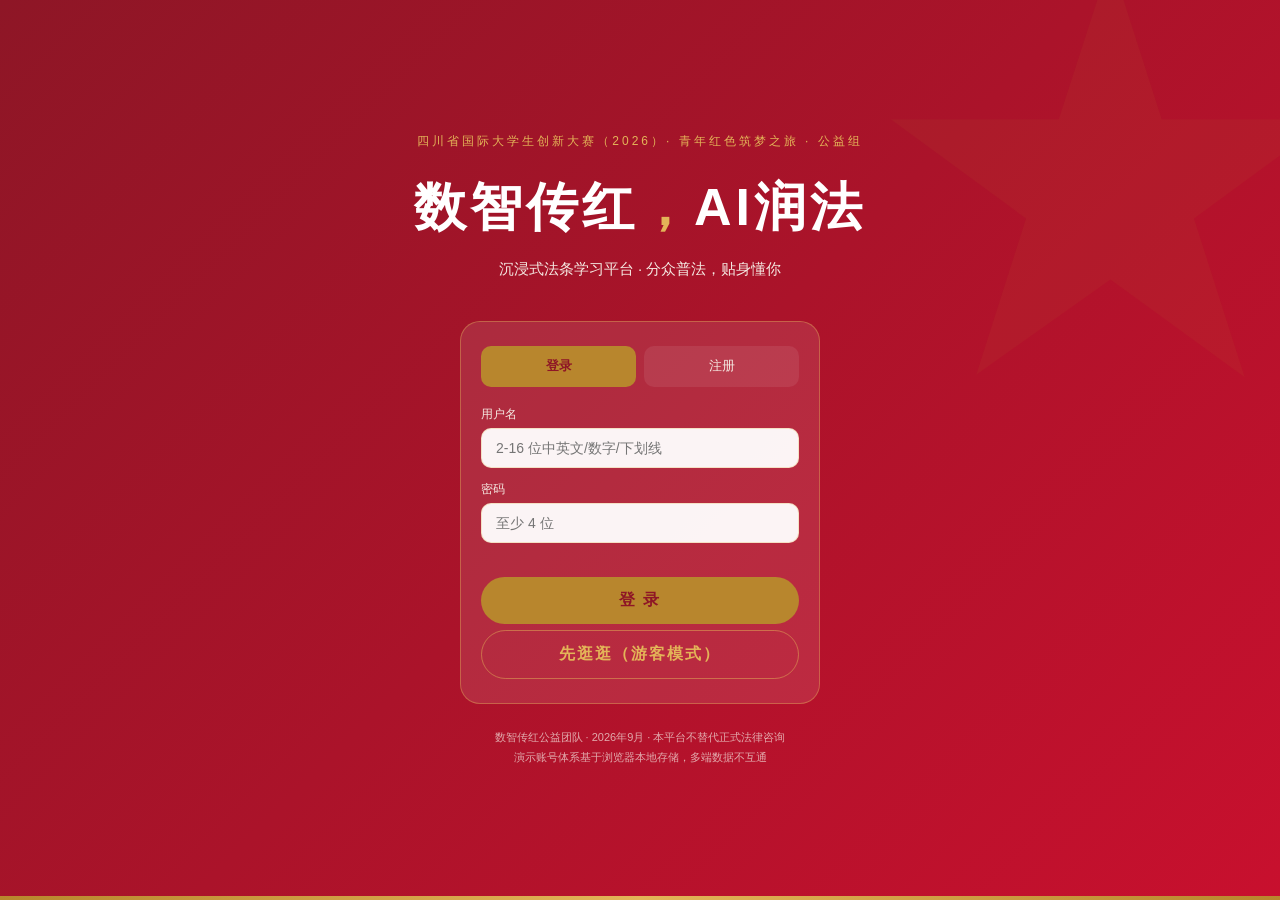
<file: index.html>
<!DOCTYPE html>
<html lang="zh-CN">
<head>
<meta charset="UTF-8">
<meta name="viewport" content="width=device-width, initial-scale=1.0, viewport-fit=cover, maximum-scale=1.0, user-scalable=no">
<meta name="theme-color" content="#8E1626">
<meta name="description" content="数智传红·AI润法——沉浸式法条学习在线教育平台，分众普法贴身懂你">
<title>数智传红·AI润法 · 法治学习平台</title>
<link rel="manifest" href="manifest.json">
<link rel="icon" href="icons/icon-192.png" sizes="192x192">
<link rel="apple-touch-icon" href="icons/icon-192.png">
<link rel="stylesheet" href="styles/theme.css">
<link rel="stylesheet" href="styles/app.css">
</head>
<body>

<!-- 启动/登录页 -->
<div id="splash" class="splash">
  <div class="sp-tag">四川省国际大学生创新大赛（2026）· 青年红色筑梦之旅 · 公益组</div>
  <h1>数智传红<span class="gold">，</span>AI润法</h1>
  <div class="sp-sub">沉浸式法条学习平台 · 分众普法，贴身懂你</div>

  <div class="sp-card">
    <div class="sp-tabs">
      <div class="sp-tab active" data-mode="login">登录</div>
      <div class="sp-tab" data-mode="register">注册</div>
    </div>
    <div class="sp-field">
      <label>用户名</label>
      <input id="sp-username" placeholder="2-16 位中英文/数字/下划线" autocomplete="off">
    </div>
    <div class="sp-field">
      <label>密码</label>
      <input id="sp-password" type="password" placeholder="至少 4 位" autocomplete="off">
    </div>
    <div class="sp-field hidden" id="sp-agegroup-field">
      <label>年龄段（用于个性化推荐）</label>
      <select id="sp-agegroup">
        <option value="">请选择</option>
        <option value="youth">青年（18-30岁）</option>
        <option value="mid">中年（30-55岁）</option>
        <option value="old">老年（55岁以上）</option>
      </select>
    </div>
    <div class="sp-err"></div>
    <button class="sp-btn sp-submit">登 录</button>
    <button class="sp-btn sp-guest sec">先逛逛（游客模式）</button>
  </div>

  <div class="sp-meta">
    数智传红公益团队 · 2026年9月 · 本平台不替代正式法律咨询<br>
    演示账号体系基于浏览器本地存储，多端数据不互通
  </div>
</div>

<!-- 主应用 -->
<div id="main-app" class="hidden">

  <!-- 顶部应用栏 -->
  <div class="appbar">
    <div class="ab-title" id="appbar-title">数智传红<span class="gold">，</span>AI润法</div>
    <div style="text-align:right">
      <div class="ab-sub" id="appbar-sub">法治生活 · 贴身懂你</div>
    </div>
    <div id="appbar-right"></div>
  </div>

  <!-- 首页 -->
  <section id="screen-home" class="screen active">
    <div id="home-content"></div>
  </section>

  <!-- 课程 -->
  <section id="screen-courses" class="screen">
    <div id="courses-content"></div>
  </section>

  <!-- 学习 -->
  <section id="screen-learn" class="screen">
    <div id="learn-content"></div>
  </section>

  <!-- 社区 -->
  <section id="screen-community" class="screen">
    <div id="community-content"></div>
  </section>

  <!-- 我的 -->
  <section id="screen-profile" class="screen">
    <div id="profile-content"></div>
  </section>

  <!-- 底部 Tab -->
  <nav class="tabbar">
    <div class="tab active" data-tab="home"><div class="tab-icon">🏠</div>首页</div>
    <div class="tab" data-tab="courses"><div class="tab-icon">📚</div>课程</div>
    <div class="tab" data-tab="learn"><div class="tab-icon">📖</div>学习</div>
    <div class="tab" data-tab="community"><div class="tab-icon">💬</div>社区</div>
    <div class="tab" data-tab="profile"><div class="tab-icon">👤</div>我的</div>
  </nav>

</div>

<!-- 全局弹层 -->
<div class="modal-overlay" id="modal-overlay">
  <div class="modal">
    <div class="modal-head">
      <h3 id="modal-title">标题</h3>
      <button class="modal-close" id="modal-close-btn">✕</button>
    </div>
    <div class="modal-body" id="modal-body"></div>
  </div>
</div>

<!-- Toast 容器 -->
<div class="toast-wrap" id="toast-wrap"></div>

<!-- 脚本（顺序：数据 → 基础设施 → UI → 主程序） -->
<script src="js/courses.raw.js"></script>
<script src="js/courses.js"></script>
<script src="js/storage.js"></script>
<script src="js/auth.js"></script>
<script src="js/progress.js"></script>
<script src="js/community.js"></script>
<script src="js/achievements.js"></script>
<script src="js/recommend.js"></script>
<script src="js/ui.js"></script>
<script src="js/app.js"></script>

<!-- PWA Service Worker -->
<script>
if ('serviceWorker' in navigator) {
  window.addEventListener('load', function () {
    navigator.serviceWorker.register('sw.js').catch(function (e) {
      console.warn('SW register failed:', e);
    });
  });
}
</script>

</body>
</html>
</file>
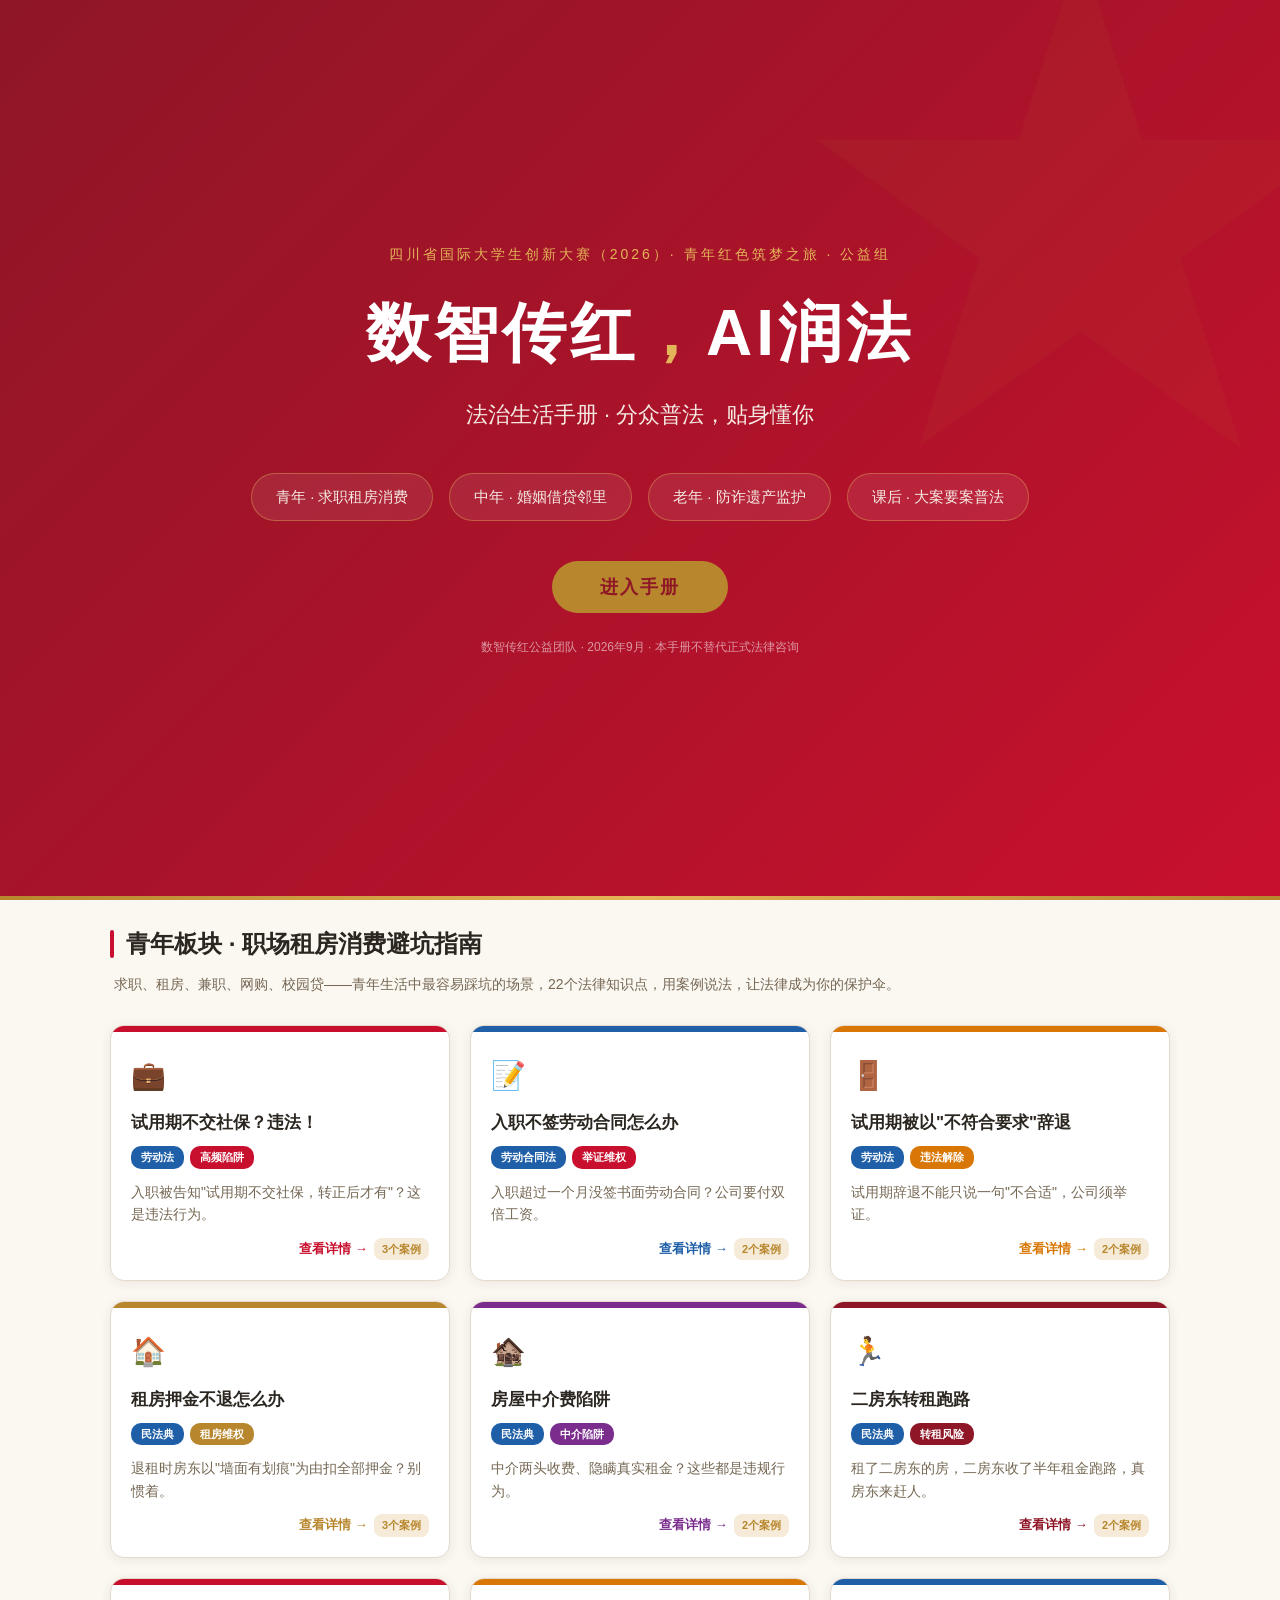
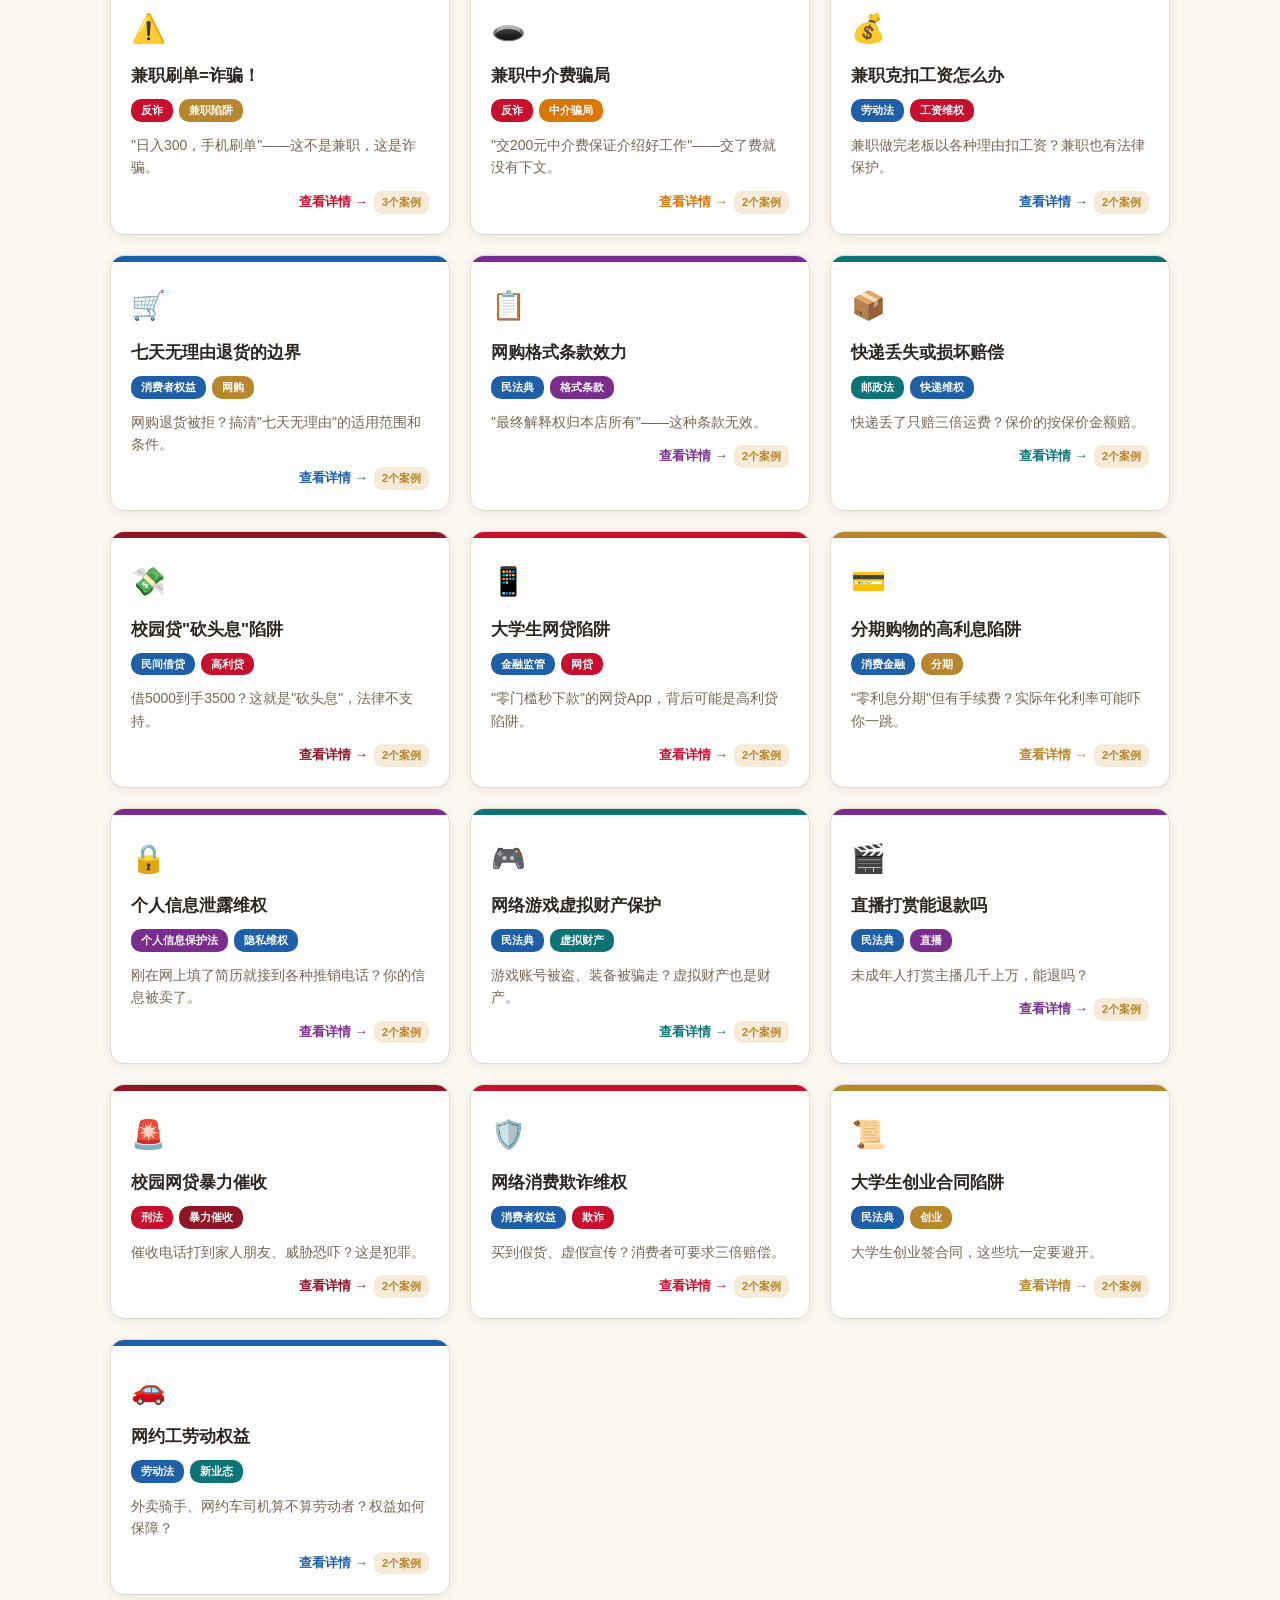
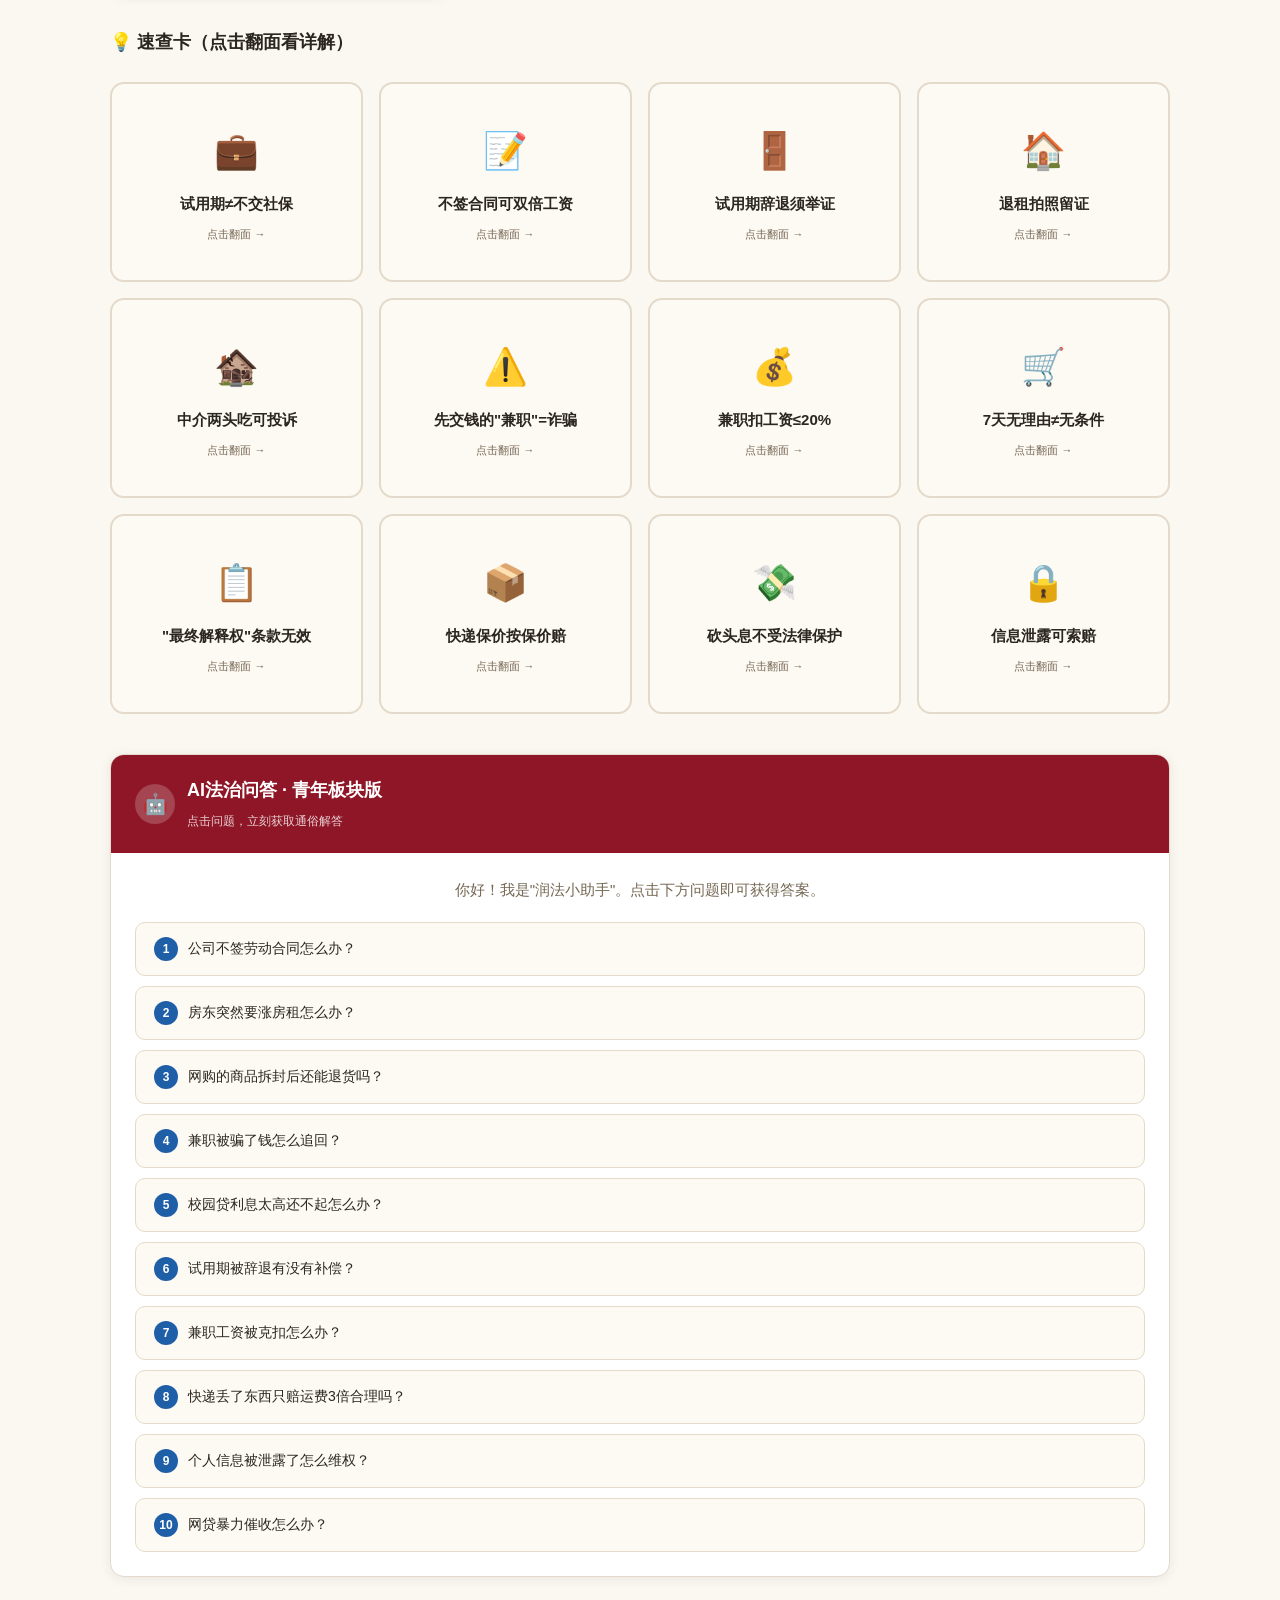
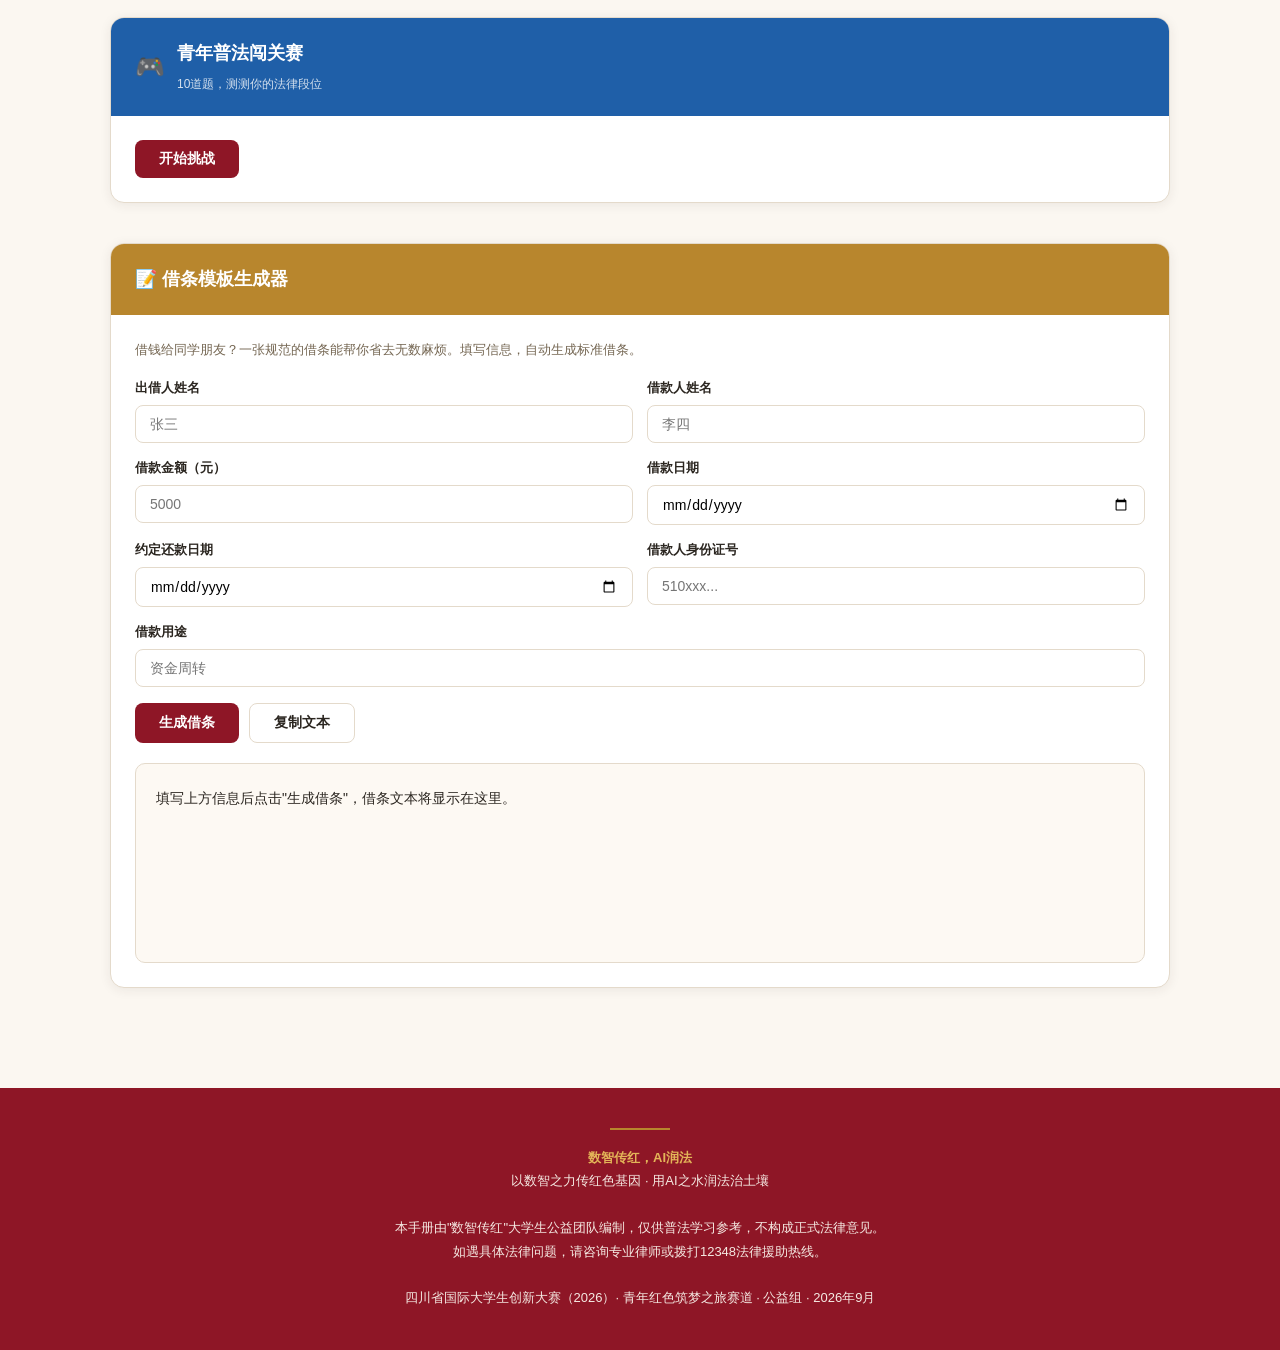
<file: 法治生活手册.html>
<!DOCTYPE html>
<html lang="zh-CN">
<head>
<meta charset="UTF-8">
<meta name="viewport" content="width=device-width, initial-scale=1.0">
<title>数智传红 · AI润法 — 法治生活手册（增强版）</title>
<style>
:root{
  --red-deep:#8E1626;--red-main:#C8102E;--red-soft:#F7E7E4;
  --gold:#B8862D;--gold-bright:#E3B458;--gold-soft:#F5EBD8;
  --blue:#1F5FA8;--blue-soft:#E7EFF7;--ink:#2B2620;--muted:#756753;
  --surface:#FBF7F1;--cream:#FDF9F3;--hairline:#E4DACB;--white:#FFFFFF;
  --green:#2D8659;--green-soft:#E8F5EE;--orange:#D97706;--orange-soft:#FFF7E6;
  --purple:#7B2D8E;--purple-soft:#F3E8F7;--teal:#0D7377;--teal-soft:#E0F2F1;
  --radius:14px;--shadow:0 2px 12px rgba(46,38,32,.08);
}
*{margin:0;padding:0;box-sizing:border-box}
body{font-family:"Microsoft YaHei","PingFang SC",sans-serif;background:var(--surface);color:var(--ink);line-height:1.7;-webkit-font-smoothing:antialiased}
::-webkit-scrollbar{width:8px;height:8px}
::-webkit-scrollbar-track{background:var(--surface)}
::-webkit-scrollbar-thumb{background:var(--hairline);border-radius:4px}
.hero{background:linear-gradient(135deg,var(--red-deep) 0%,var(--red-main) 100%);min-height:100vh;display:flex;flex-direction:column;justify-content:center;align-items:center;position:relative;overflow:hidden;color:#fff}
.hero::before{content:"★";position:absolute;font-size:600px;color:rgba(184,134,45,.06);top:-100px;right:-100px;line-height:1}
.hero::after{content:"";position:absolute;bottom:0;left:0;right:0;height:4px;background:linear-gradient(90deg,var(--gold),var(--gold-bright),var(--gold))}
.hero-tag{font-size:14px;color:var(--gold-bright);letter-spacing:3px;margin-bottom:12px;position:relative;z-index:1}
.hero h1{font-size:clamp(36px,6vw,64px);font-weight:700;letter-spacing:4px;margin-bottom:8px;position:relative;z-index:1;text-align:center}
.hero h1 .gold{color:var(--gold-bright)}
.hero-sub{font-size:clamp(16px,2.5vw,22px);color:#F5E9E2;margin-bottom:40px;position:relative;z-index:1;text-align:center}
.hero-panels{display:flex;gap:16px;flex-wrap:wrap;justify-content:center;position:relative;z-index:1;margin-bottom:40px}
.hero-panel{background:rgba(255,255,255,.08);border:1.5px solid rgba(227,180,88,.4);border-radius:30px;padding:10px 24px;font-size:15px;color:#F5E9E2;cursor:pointer;transition:all .3s}
.hero-panel:hover{background:rgba(255,255,255,.15);border-color:var(--gold-bright);transform:translateY(-2px)}
.hero-enter{background:var(--gold);color:var(--red-deep);border:none;border-radius:30px;padding:14px 48px;font-size:18px;font-weight:700;cursor:pointer;transition:all .3s;position:relative;z-index:1;letter-spacing:2px}
.hero-enter:hover{background:var(--gold-bright);transform:scale(1.05);box-shadow:0 8px 24px rgba(0,0,0,.2)}
.hero-meta{margin-top:24px;font-size:12px;color:rgba(239,207,211,.7);position:relative;z-index:1}
.nav-bar{position:sticky;top:0;z-index:100;background:rgba(251,247,241,.95);backdrop-filter:blur(10px);border-bottom:1px solid var(--hairline);padding:0 20px;display:flex;align-items:center;justify-content:space-between;height:56px}
.nav-brand{font-weight:700;font-size:16px;color:var(--red-deep);white-space:nowrap}
.nav-brand .gold{color:var(--gold)}
.nav-tabs{display:flex;gap:4px}
.nav-tab{padding:8px 20px;border-radius:10px;font-size:14px;cursor:pointer;transition:all .25s;color:var(--muted);font-weight:500;border:none;background:none}
.nav-tab.active{background:var(--red-deep);color:#fff}
.nav-tab:hover:not(.active){background:var(--red-soft);color:var(--red-deep)}
@media(max-width:600px){.nav-bar{flex-direction:column;height:auto;padding:8px 12px}.nav-brand{margin-bottom:6px}.nav-tabs{width:100%;justify-content:center}.nav-tab{padding:6px 10px;font-size:12px}}
.section{display:none;padding:24px 20px 60px;max-width:1100px;margin:0 auto}
.section.active{display:block;animation:fadeIn .4s}
@keyframes fadeIn{from{opacity:0;transform:translateY(10px)}to{opacity:1;transform:translateY(0)}}
.sec-header{display:flex;align-items:center;gap:12px;margin-bottom:24px}
.sec-badge{width:4px;height:28px;border-radius:2px}
.sec-title{font-size:24px;font-weight:700}
.sec-desc{font-size:14px;color:var(--muted);margin:-16px 0 28px 4px}
.topic-grid{display:grid;grid-template-columns:repeat(auto-fill,minmax(320px,1fr));gap:20px}
.topic-card{background:var(--white);border-radius:var(--radius);overflow:hidden;box-shadow:var(--shadow);transition:all .3s;cursor:pointer;border:1px solid var(--hairline)}
.topic-card:hover{transform:translateY(-4px);box-shadow:0 8px 28px rgba(46,38,32,.12)}
.topic-banner{height:6px}
.topic-body{padding:20px}
.topic-icon{font-size:28px;margin-bottom:10px}
.topic-card h3{font-size:17px;margin-bottom:8px;font-weight:700}
.topic-tags{display:flex;gap:6px;flex-wrap:wrap;margin-bottom:12px}
.topic-tag{font-size:11px;padding:2px 10px;border-radius:10px;font-weight:600;color:#fff}
.topic-summary{font-size:14px;color:var(--muted);line-height:1.6}
.topic-arrow{text-align:right;margin-top:12px;font-size:13px;font-weight:600}
.topic-count{display:inline-block;font-size:11px;padding:2px 8px;border-radius:8px;background:var(--gold-soft);color:var(--gold);font-weight:600;margin-left:6px}
.modal-overlay{position:fixed;inset:0;background:rgba(43,38,32,.5);z-index:200;display:none;align-items:center;justify-content:center;padding:20px}
.modal-overlay.show{display:flex;animation:fadeIn .2s}
.modal{background:var(--white);border-radius:var(--radius);max-width:780px;width:100%;max-height:85vh;overflow-y:auto;box-shadow:0 16px 48px rgba(0,0,0,.2)}
.modal-head{padding:20px 24px;border-bottom:1px solid var(--hairline);display:flex;justify-content:space-between;align-items:center;position:sticky;top:0;background:var(--white);border-radius:var(--radius) var(--radius) 0 0;z-index:1}
.modal-head h3{font-size:18px;font-weight:700}
.modal-close{width:32px;height:32px;border-radius:50%;border:none;background:var(--surface);cursor:pointer;font-size:18px;color:var(--muted);display:flex;align-items:center;justify-content:center;transition:all .2s}
.modal-close:hover{background:var(--red-soft);color:var(--red-main)}
.modal-body{padding:24px}
.case-acc-item{border:1px solid var(--hairline);border-radius:10px;margin-bottom:14px;overflow:hidden}
.case-acc-head{padding:14px 18px;background:var(--cream);cursor:pointer;font-weight:600;font-size:15px;display:flex;justify-content:space-between;align-items:center;transition:all .2s;user-select:none}
.case-acc-head:hover{background:var(--gold-soft)}
.case-acc-head .ca-tag{font-size:12px;color:var(--gold);font-weight:700;background:var(--gold-soft);padding:2px 10px;border-radius:8px}
.case-acc-body{padding:0 18px;max-height:0;overflow:hidden;transition:max-height .4s ease,padding .3s}
.case-acc-body.show{max-height:2000px;padding:18px}
.case-story{font-size:15px;line-height:1.8;padding:16px;background:var(--cream);border-left:3px solid var(--gold);border-radius:0 8px 8px 0;margin-bottom:12px}
.case-law{font-size:14px;line-height:1.8;padding:16px;background:var(--blue-soft);border-left:3px solid var(--blue);border-radius:0 8px 8px 0;margin-bottom:12px}
.case-tip{font-size:14px;line-height:1.8;padding:16px;background:var(--green-soft);border-left:3px solid var(--green);border-radius:0 8px 8px 0}
.case-tip ul{list-style:none;padding:0}
.case-tip li{padding:4px 0 4px 20px;position:relative}
.case-tip li::before{content:"✓";position:absolute;left:0;color:var(--green);font-weight:700}
.ai-section{margin:40px 0;background:var(--white);border-radius:var(--radius);overflow:hidden;box-shadow:var(--shadow);border:1px solid var(--hairline)}
.ai-head{padding:20px 24px;color:#fff;display:flex;align-items:center;gap:12px}
.ai-head .ai-icon{width:40px;height:40px;border-radius:50%;background:rgba(255,255,255,.2);display:flex;align-items:center;justify-content:center;font-size:20px}
.ai-head h3{font-size:18px;font-weight:700}
.ai-head span{font-size:12px;opacity:.8}
.ai-body{padding:24px}
.ai-welcome{font-size:15px;color:var(--muted);margin-bottom:20px;text-align:center}
.ai-questions{display:flex;flex-direction:column;gap:10px}
.ai-q{padding:14px 18px;background:var(--cream);border:1px solid var(--hairline);border-radius:10px;cursor:pointer;transition:all .25s;font-size:14px;display:flex;align-items:center;gap:10px}
.ai-q:hover{background:var(--blue-soft);border-color:var(--blue)}
.ai-q-num{width:24px;height:24px;border-radius:50%;background:var(--blue);color:#fff;font-size:12px;display:flex;align-items:center;justify-content:center;font-weight:700;flex-shrink:0}
.ai-answer{display:none;margin-top:8px;padding:16px;background:var(--blue-soft);border-radius:0 0 10px 10px;border:1px solid var(--blue);border-top:none;font-size:14px;line-height:1.8}
.ai-answer.show{display:block;animation:fadeIn .3s}
.ai-answer .law-ref{margin-top:10px;font-size:12px;color:var(--blue);font-weight:600}
.game-section{margin:40px 0;background:var(--white);border-radius:var(--radius);overflow:hidden;box-shadow:var(--shadow);border:1px solid var(--hairline)}
.game-head{padding:20px 24px;color:#fff;display:flex;align-items:center;gap:12px}
.game-head .g-icon{font-size:24px}
.game-head h3{font-size:18px;font-weight:700}
.game-head span{font-size:12px;opacity:.8}
.game-body{padding:24px}
.quiz-progress{display:flex;gap:4px;margin-bottom:20px}
.quiz-dot{flex:1;height:6px;border-radius:3px;background:var(--hairline);transition:all .3s}
.quiz-dot.done{background:var(--green)}
.quiz-dot.current{background:var(--gold)}
.quiz-q{font-size:17px;font-weight:600;margin-bottom:20px;line-height:1.6}
.quiz-opts{display:flex;flex-direction:column;gap:10px}
.quiz-opt{padding:14px 18px;background:var(--cream);border:2px solid var(--hairline);border-radius:10px;cursor:pointer;transition:all .2s;font-size:14px;display:flex;align-items:center;gap:10px}
.quiz-opt:hover{border-color:var(--gold);background:var(--gold-soft)}
.quiz-opt.correct{border-color:var(--green);background:var(--green-soft)}
.quiz-opt.wrong{border-color:var(--red-main);background:var(--red-soft)}
.quiz-opt .opt-letter{width:26px;height:26px;border-radius:50%;background:var(--surface);display:flex;align-items:center;justify-content:center;font-weight:700;font-size:13px;flex-shrink:0}
.quiz-opt.correct .opt-letter{background:var(--green);color:#fff}
.quiz-opt.wrong .opt-letter{background:var(--red-main);color:#fff}
.quiz-feedback{margin-top:16px;padding:16px;border-radius:10px;font-size:14px;line-height:1.7;display:none}
.quiz-feedback.show{display:block;animation:fadeIn .3s}
.quiz-feedback.correct{background:var(--green-soft);color:var(--green)}
.quiz-feedback.wrong{background:var(--red-soft);color:var(--red-deep)}
.quiz-next{margin-top:16px;display:none}
.quiz-next.show{display:inline-block}
.quiz-result{text-align:center;padding:30px;display:none}
.quiz-result.show{display:block;animation:fadeIn .3s}
.quiz-score{font-size:48px;font-weight:700;margin-bottom:8px}
.quiz-result-msg{font-size:16px;color:var(--muted);margin-bottom:24px}
.tpl-section{margin:40px 0;background:var(--white);border-radius:var(--radius);overflow:hidden;box-shadow:var(--shadow);border:1px solid var(--hairline)}
.tpl-head{padding:20px 24px;color:#fff}
.tpl-head h3{font-size:18px;font-weight:700}
.tpl-body{padding:24px}
.tpl-form{display:grid;gap:14px}
.tpl-field{display:flex;flex-direction:column;gap:6px}
.tpl-field label{font-size:13px;font-weight:600;color:var(--ink)}
.tpl-field input,.tpl-field textarea,.tpl-field select{padding:10px 14px;border:1.5px solid var(--hairline);border-radius:8px;font-size:14px;font-family:inherit;transition:border-color .2s}
.tpl-field input:focus,.tpl-field textarea:focus,.tpl-field select:focus{outline:none;border-color:var(--gold)}
.tpl-output{margin-top:20px;padding:20px;background:var(--cream);border-radius:10px;border:1px solid var(--hairline);font-size:14px;line-height:2;white-space:pre-wrap;min-height:200px}
.tpl-actions{margin-top:16px;display:flex;gap:10px}
.btn{padding:10px 24px;border-radius:8px;border:none;font-size:14px;font-weight:600;cursor:pointer;transition:all .2s}
.btn-primary{background:var(--red-deep);color:#fff}
.btn-primary:hover{background:var(--red-main)}
.btn-outline{background:var(--white);border:1.5px solid var(--hairline);color:var(--ink)}
.btn-outline:hover{border-color:var(--gold);background:var(--gold-soft)}
.flip-grid{display:grid;grid-template-columns:repeat(auto-fill,minmax(240px,1fr));gap:16px;margin:24px 0}
.flip-card{perspective:1000px;height:200px;cursor:pointer}
.flip-inner{position:relative;width:100%;height:100%;transition:transform .6s;transform-style:preserve-3d}
.flip-card.flipped .flip-inner{transform:rotateY(180deg)}
.flip-front,.flip-back{position:absolute;inset:0;backface-visibility:hidden;border-radius:var(--radius);display:flex;flex-direction:column;align-items:center;justify-content:center;padding:20px;text-align:center}
.flip-front{background:var(--cream);border:2px solid var(--hairline)}
.flip-back{transform:rotateY(180deg);background:var(--blue-soft);border:2px solid var(--blue)}
.flip-front .ff-icon{font-size:36px;margin-bottom:10px}
.flip-front .ff-title{font-size:15px;font-weight:700}
.flip-front .ff-hint{font-size:11px;color:var(--muted);margin-top:8px}
.flip-back .fb-text{font-size:13px;line-height:1.7;color:var(--ink)}
.ac-card{background:var(--white);border-radius:var(--radius);overflow:hidden;box-shadow:var(--shadow);border:1px solid var(--hairline);margin-bottom:24px;transition:all .3s}
.ac-card:hover{transform:translateY(-4px);box-shadow:0 8px 28px rgba(46,38,32,.12)}
.ac-banner{height:8px}
.ac-body{padding:24px}
.ac-meta{display:flex;gap:12px;align-items:center;margin-bottom:12px;font-size:13px;color:var(--muted)}
.ac-meta .ac-badge{padding:3px 10px;border-radius:10px;font-weight:700;font-size:11px;color:#fff}
.ac-card h3{font-size:20px;font-weight:700;margin-bottom:10px}
.ac-summary{font-size:15px;color:var(--muted);line-height:1.7;margin-bottom:16px}
.ac-laws{display:grid;gap:12px}
.ac-law-item{padding:16px;border-radius:10px;border-left:3px solid var(--purple);background:var(--purple-soft)}
.ac-law-name{font-weight:700;font-size:14px;color:var(--purple);margin-bottom:6px}
.ac-law-text{font-size:14px;line-height:1.7;color:var(--ink)}
.ac-verdict{padding:16px;border-radius:10px;border-left:3px solid var(--red-main);background:var(--red-soft);margin-top:16px;font-size:14px;line-height:1.8}
.ac-insight{padding:16px;border-radius:10px;border-left:3px solid var(--gold);background:var(--gold-soft);margin-top:12px;font-size:14px;line-height:1.8;font-weight:600}
.footer{text-align:center;padding:40px 20px;background:var(--red-deep);color:#F5E9E2;font-size:13px;line-height:1.8}
.footer .gold-line{width:60px;height:2px;background:var(--gold);margin:0 auto 16px}
.footer strong{color:var(--gold-bright)}
@media print{.nav-bar,.footer{display:none}.section{display:block!important;padding:0}}
</style>
</head>
<body>

<section class="hero" id="hero">
  <div class="hero-tag">四川省国际大学生创新大赛（2026）· 青年红色筑梦之旅 · 公益组</div>
  <h1>数智传红<span class="gold">，</span>AI润法</h1>
  <div class="hero-sub">法治生活手册 · 分众普法，贴身懂你</div>
  <div class="hero-panels">
    <div class="hero-panel" onclick="goSection('youth')">青年 · 求职租房消费</div>
    <div class="hero-panel" onclick="goSection('mid')">中年 · 婚姻借贷邻里</div>
    <div class="hero-panel" onclick="goSection('old')">老年 · 防诈遗产监护</div>
    <div class="hero-panel" onclick="goSection('ac')">课后 · 大案要案普法</div>
  </div>
  <button class="hero-enter" onclick="goSection('youth')">进入手册</button>
  <div class="hero-meta">数智传红公益团队 · 2026年9月 · 本手册不替代正式法律咨询</div>
</section>

<nav class="nav-bar" id="navBar" style="display:none">
  <div class="nav-brand">数智传红<span class="gold">，</span>AI润法</div>
  <div class="nav-tabs">
    <button class="nav-tab active" onclick="goSection('youth')">青年板块</button>
    <button class="nav-tab" onclick="goSection('mid')">中年板块</button>
    <button class="nav-tab" onclick="goSection('old')">老年板块</button>
    <button class="nav-tab" onclick="goSection('ac')">课后板块</button>
  </div>
</nav>


<section class="section active" id="sec-youth">
  <div class="sec-header">
    <div class="sec-badge" style="background:var(--red-main)"></div>
    <div class="sec-title">青年板块 · 职场租房消费避坑指南</div>
  </div>
  <div class="sec-desc">求职、租房、兼职、网购、校园贷——青年生活中最容易踩坑的场景，22个法律知识点，用案例说法，让法律成为你的保护伞。</div>
  <div class="topic-grid" id="youth-cards"></div>
  <h3 style="margin:32px 0 8px;font-size:18px">💡 速查卡（点击翻面看详解）</h3>
  <div class="flip-grid" id="youth-flips"></div>
  <div class="ai-section">
    <div class="ai-head" style="background:var(--red-deep)">
      <div class="ai-icon">🤖</div>
      <div><h3>AI法治问答 · 青年板块版</h3><span>点击问题，立刻获取通俗解答</span></div>
    </div>
    <div class="ai-body">
      <div class="ai-welcome">你好！我是"润法小助手"。点击下方问题即可获得答案。</div>
      <div class="ai-questions" id="youth-ai"></div>
    </div>
  </div>
  <div class="game-section">
    <div class="game-head" style="background:var(--blue)">
      <div class="g-icon">🎮</div>
      <div><h3>青年普法闯关赛</h3><span>10道题，测测你的法律段位</span></div>
    </div>
    <div class="game-body" id="youth-quiz"></div>
  </div>
  
  <div class="tpl-section">
    <div class="tpl-head" style="background:var(--gold)">
      <h3>📝 借条模板生成器</h3>
    </div>
    <div class="tpl-body">
      <p style="font-size:13px;color:var(--muted);margin-bottom:16px">借钱给同学朋友？一张规范的借条能帮你省去无数麻烦。填写信息，自动生成标准借条。</p>
      <div class="tpl-form" id="iou-form">
        <div style="display:grid;grid-template-columns:1fr 1fr;gap:14px">
          <div class="tpl-field"><label>出借人姓名</label><input id="iou-lender" placeholder="张三"></div>
          <div class="tpl-field"><label>借款人姓名</label><input id="iou-borrower" placeholder="李四"></div>
        </div>
        <div style="display:grid;grid-template-columns:1fr 1fr;gap:14px">
          <div class="tpl-field"><label>借款金额（元）</label><input id="iou-amount" type="number" placeholder="5000"></div>
          <div class="tpl-field"><label>借款日期</label><input id="iou-date" type="date"></div>
        </div>
        <div style="display:grid;grid-template-columns:1fr 1fr;gap:14px">
          <div class="tpl-field"><label>约定还款日期</label><input id="iou-repay" type="date"></div>
          <div class="tpl-field"><label>借款人身份证号</label><input id="iou-id" placeholder="510xxx..."></div>
        </div>
        <div class="tpl-field"><label>借款用途</label><input id="iou-purpose" placeholder="资金周转"></div>
      </div>
      <div class="tpl-actions">
        <button class="btn btn-primary" onclick="genIOU()">生成借条</button>
        <button class="btn btn-outline" onclick="copyText('iou-output')">复制文本</button>
      </div>
      <div class="tpl-output" id="iou-output">填写上方信息后点击"生成借条"，借条文本将显示在这里。</div>
    </div>
  </div>
</section>

<section class="section " id="sec-mid">
  <div class="sec-header">
    <div class="sec-badge" style="background:var(--gold)"></div>
    <div class="sec-title">中年板块 · 婚姻借贷邻里维权手册</div>
  </div>
  <div class="sec-desc">婚姻财产、借钱借条、邻里纠纷、子女抚养——上有老下有小的年纪，22个法律知识点就是家庭护城河。</div>
  <div class="topic-grid" id="mid-cards"></div>
  <h3 style="margin:32px 0 8px;font-size:18px">💡 速查卡（点击翻面看详解）</h3>
  <div class="flip-grid" id="mid-flips"></div>
  <div class="ai-section">
    <div class="ai-head" style="background:var(--gold)">
      <div class="ai-icon">🤖</div>
      <div><h3>AI法治问答 · 中年板块版</h3><span>点击问题，立刻获取通俗解答</span></div>
    </div>
    <div class="ai-body">
      <div class="ai-welcome">你好！我是"润法小助手"。点击下方问题即可获得答案。</div>
      <div class="ai-questions" id="mid-ai"></div>
    </div>
  </div>
  <div class="game-section">
    <div class="game-head" style="background:var(--red-deep)">
      <div class="g-icon">🎮</div>
      <div><h3>中年维权知识赛</h3><span>10道题，测测你的法律段位</span></div>
    </div>
    <div class="game-body" id="mid-quiz"></div>
  </div>
  
  <div class="tpl-section">
    <div class="tpl-head" style="background:var(--red-deep)">
      <h3>📜 自书遗嘱模板生成器</h3>
    </div>
    <div class="tpl-body">
      <p style="font-size:13px;color:var(--muted);margin-bottom:16px">自书遗嘱须全文亲笔书写、签名、注明年月日。本工具帮你生成参考文本，打印后请全文手抄一遍并签名。</p>
      <div class="tpl-form" id="will-form">
        <div class="tpl-field"><label>立遗嘱人姓名</label><input id="will-name" placeholder="王某某"></div>
        <div style="display:grid;grid-template-columns:1fr 1fr;gap:14px">
          <div class="tpl-field"><label>身份证号</label><input id="will-id" placeholder="510xxx..."></div>
          <div class="tpl-field"><label>住址</label><input id="will-addr" placeholder="四川省xx市xx区"></div>
        </div>
        <div class="tpl-field"><label>财产分配内容（请写明财产项目及继承人）</label><textarea id="will-content" rows="5" placeholder="例：1. 位于xx市xx区xx路的房产一套，由长子张甲继承；2. 银行存款xx万元，由女儿张乙继承；"></textarea></div>
      </div>
      <div class="tpl-actions">
        <button class="btn btn-primary" onclick="genWill()">生成遗嘱</button>
        <button class="btn btn-outline" onclick="copyText('will-output')">复制文本</button>
      </div>
      <div class="tpl-output" id="will-output">填写上方信息后点击"生成遗嘱"，参考文本将显示在这里。</div>
    </div>
  </div>
</section>

<section class="section " id="sec-old">
  <div class="sec-header">
    <div class="sec-badge" style="background:var(--blue)"></div>
    <div class="sec-title">老年板块 · 防诈继承安养守护宝典</div>
  </div>
  <div class="sec-desc">诈骗防范、遗产继承、子女赡养、意定监护——22个法律知识点，守护银发权益，让法律为晚年生活撑起保护伞。</div>
  <div class="topic-grid" id="old-cards"></div>
  <h3 style="margin:32px 0 8px;font-size:18px">💡 速查卡（点击翻面看详解）</h3>
  <div class="flip-grid" id="old-flips"></div>
  <div class="ai-section">
    <div class="ai-head" style="background:var(--blue)">
      <div class="ai-icon">🤖</div>
      <div><h3>AI法治问答 · 老年板块版</h3><span>点击问题，立刻获取通俗解答</span></div>
    </div>
    <div class="ai-body">
      <div class="ai-welcome">你好！我是"润法小助手"。点击下方问题即可获得答案。</div>
      <div class="ai-questions" id="old-ai"></div>
    </div>
  </div>
  <div class="game-section">
    <div class="game-head" style="background:var(--green)">
      <div class="g-icon">🎮</div>
      <div><h3>银发防诈闯关赛</h3><span>10道题，测测你的法律段位</span></div>
    </div>
    <div class="game-body" id="old-quiz"></div>
  </div>
  
  <div class="ai-section">
    <div class="ai-head" style="background:var(--green)">
      <div class="ai-icon">📋</div>
      <div><h3>意定监护知多少</h3><span>点击问题，了解这项重要制度</span></div>
    </div>
    <div class="ai-body" style="font-size:16px">
      <div class="ai-questions" id="old-guardian"></div>
    </div>
  </div>
</section>

<section class="section" id="sec-ac">
  <div class="sec-header">
    <div class="sec-badge" style="background:var(--purple)"></div>
    <div class="sec-title">课后板块 · 大案要案交叉普法</div>
  </div>
  <div class="sec-desc">六个社会知名度高、案情复杂抓马的真实大案，每个案件附多条交叉法条解读。学法不只是背条文，更要看法律如何在真实案件中"活起来"。</div>
  <div id="ac-container"></div>
</section>

<footer class="footer">
  <div class="gold-line"></div>
  <strong>数智传红，AI润法</strong><br>
  以数智之力传红色基因 · 用AI之水润法治土壤<br>
  <br>
  本手册由"数智传红"大学生公益团队编制，仅供普法学习参考，不构成正式法律意见。<br>
  如遇具体法律问题，请咨询专业律师或拨打12348法律援助热线。<br>
  <br>
  四川省国际大学生创新大赛（2026）· 青年红色筑梦之旅赛道 · 公益组 · 2026年9月
</footer>

<div class="modal-overlay" id="modal-overlay">
  <div class="modal" id="modal">
    <div class="modal-head">
      <h3 id="modal-title">标题</h3>
      <button class="modal-close" onclick="closeModal()">✕</button>
    </div>
    <div class="modal-body" id="modal-body"></div>
  </div>
</div>

<script>

function goSection(sec){
  document.getElementById('hero').style.display='none';
  document.getElementById('navBar').style.display='flex';
  document.querySelectorAll('.section').forEach(s=>s.classList.remove('active'));
  document.getElementById('sec-'+sec).classList.add('active');
  document.querySelectorAll('.nav-tab').forEach(t=>t.classList.remove('active'));
  var idx={'youth':0,'mid':1,'old':2,'ac':3}[sec];
  document.querySelectorAll('.nav-tab')[idx].classList.add('active');
  window.scrollTo(0,0);
}
function openModal(title, html){
  document.getElementById('modal-title').textContent=title;
  document.getElementById('modal-body').innerHTML=html;
  document.getElementById('modal-overlay').classList.add('show');
}
function closeModal(){document.getElementById('modal-overlay').classList.remove('show')}
document.getElementById('modal-overlay').addEventListener('click',e=>{if(e.target.id==='modal-overlay')closeModal()});
function copyText(id){
  var el=document.getElementById(id);var t=el.innerText;
  navigator.clipboard.writeText(t).then(()=>{el.style.background='var(--green-soft)';setTimeout(()=>el.style.background='',1500)});
}
function makeFlip(icon,title,back){
  return '<div class="flip-card" onclick="this.classList.toggle(\'flipped\')"><div class="flip-inner"><div class="flip-front"><div class="ff-icon">'+icon+'</div><div class="ff-title">'+title+'</div><div class="ff-hint">点击翻面 →</div></div><div class="flip-back"><div class="fb-text">'+back+'</div></div></div></div>';
}
var _modalData={};
var _cardCounter=0;
function makeCard2(bannerColor,icon,tags,summary,modalData,countText){
  var id='card_'+(_cardCounter++);
  _modalData[id]=modalData;
  var tagsHTML=tags.map(function(t){return '<span class="topic-tag" style="background:'+t.c+'">'+t.t+'</span>'}).join('');
  return '<div class="topic-card" onclick="openModal2(\''+id+'\')"><div class="topic-banner" style="background:'+bannerColor+'"></div><div class="topic-body"><div class="topic-icon">'+icon+'</div><h3>'+modalData.t+'</h3><div class="topic-tags">'+tagsHTML+'</div><div class="topic-summary">'+summary+'</div><div class="topic-arrow" style="color:'+bannerColor+'">查看详情 →<span class="topic-count">'+countText+'</span></div></div></div>';
}
function openModal2(id){
  var d=_modalData[id];
  var casesHTML='';
  if(d.c&&d.c.length){
    d.c.forEach(function(c,i){
      var tipsHTML=(c.tp||[]).map(function(t){return '<li>'+t+'</li>'}).join('');
      casesHTML+='<div class="case-acc-item">'+
        '<div class="case-acc-head" onclick="this.nextElementSibling.classList.toggle(\'show\')">'+
        '<span>📰 案例'+(i+1)+'：'+c.d+' · '+c.l+'</span>'+
        '<span class="ca-tag">当事人：'+c.p+'</span></div>'+
        '<div class="case-acc-body '+(i===0?'show':'')+'">'+
        '<div class="case-story">'+c.st+'</div>'+
        '<div class="case-law">'+c.lw+'</div>'+
        '<div class="case-tip"><ul>'+tipsHTML+'</ul></div>'+
        '</div></div>';
    });
  }
  openModal(d.t, casesHTML||'<p>暂无案例</p>');
}
function makeAI(qlist,id){
  var html='';
  qlist.forEach(function(q,i){
    html+='<div class="ai-q" onclick="toggleAI(this)"><div class="ai-q-num">'+(i+1)+'</div><div>'+q.q+'</div></div><div class="ai-answer"><div>'+q.a+'</div><div class="law-ref">📎 法律依据：'+q.law+'</div></div>';
  });
  document.getElementById(id).innerHTML=html;
}
function toggleAI(el){
  var ans=el.nextElementSibling;
  el.classList.toggle('active');
  ans.classList.toggle('show');
  if(el.classList.contains('active'))el.style.background='var(--blue-soft)';
  else el.style.background='var(--cream)';
}
var _quizData={};
function initQuiz(containerId,questions){
  var el=document.getElementById(containerId);
  var qi=0,score=0;
  el.innerHTML='<button class="btn btn-primary">开始挑战</button>';
  el.querySelector('button').onclick=render;
  function render(){
    if(qi>=questions.length){
      var pct=Math.round(score/questions.length*100);
      var level=pct>=80?'<span style="color:var(--green)">法律达人</span>':pct>=60?'<span style="color:var(--blue)">法律能手</span>':pct>=40?'<span style="color:var(--gold)">入门学员</span>':'<span style="color:var(--red-main)">普法小白</span>';
      var msg=pct>=60?'继续保持，法律就在身边！':'别灰心，多翻翻手册，法律会保护有准备的人！';
      el.innerHTML='<div class="quiz-result show"><div class="quiz-score">'+score+'<span style="font-size:24px;color:var(--muted)">/'+questions.length+'</span></div><div class="quiz-result-msg">正确率 '+pct+'% · 你是「'+level+'」<br>'+msg+'</div><button class="btn btn-primary" onclick="initQuiz(\''+containerId+'\',window._quizData[\''+containerId+'\']);document.getElementById(\''+containerId+'\').querySelector(\'button\').click()">再来一次</button></div>';
      return;
    }
    var q=questions[qi];
    var dots='';
    for(var i=0;i<questions.length;i++)dots+='<div class="quiz-dot '+(i<qi?'done':'')+' '+(i===qi?'current':'')+'"></div>';
    var opts='';
    q.options.forEach(function(o,i){opts+='<div class="quiz-opt" data-idx="'+i+'"><div class="opt-letter">'+'ABCD'[i]+'</div><div>'+o+'</div></div>'});
    el.innerHTML='<div class="quiz-progress">'+dots+'</div><div class="quiz-q">'+(qi+1)+'. '+q.q+'</div><div class="quiz-opts">'+opts+'</div><div class="quiz-feedback" id="'+containerId+'_fb"></div><button class="btn btn-primary quiz-next" id="'+containerId+'_next" style="display:none">下一题 →</button>';
    el.querySelectorAll('.quiz-opt').forEach(function(opt){
      opt.onclick=function(){
        var idx=parseInt(opt.dataset.idx);
        el.querySelectorAll('.quiz-opt').forEach(function(o){o.style.pointerEvents='none'});
        var fb=document.getElementById(containerId+'_fb');
        var next=document.getElementById(containerId+'_next');
        if(idx===q.answer){opt.classList.add('correct');score++;fb.className='quiz-feedback show correct';fb.innerHTML='✅ '+q.explain}
        else{opt.classList.add('wrong');el.querySelectorAll('.quiz-opt')[q.answer].classList.add('correct');fb.className='quiz-feedback show wrong';fb.innerHTML='❌ '+q.explain}
        next.style.display='inline-block';
        next.onclick=function(){qi++;render()};
      };
    });
  }
}
function val(id){return document.getElementById(id).value.trim()}
function numToChinese(n){
  if(!n)return'___';
  var d='零壹贰叁肆伍陆柒捌玖',u=['','拾','佰','仟','万','拾','佰','仟'];
  var s=String(n),r='';
  for(var i=0;i<s.length;i++){r+=d[parseInt(s[i])]+(u[s.length-1-i]||'')}
  return r||'___';
}
function genIOU(){
  var l=val('iou-lender')||'___',b=val('iou-borrower')||'___';
  var amt=val('iou-amount')||'___',dt=val('iou-date')||'___';
  var rp=val('iou-repay')||'___',id=val('iou-id')||'___';
  var pu=val('iou-purpose')||'___';
  var text='                            借  条\n\n今借到 '+l+' 人民币（大写）'+numToChinese(amt)+'元整（¥'+amt+'元），\n借款用途：'+pu+'。\n借款人：'+b+'\n身份证号：'+id+'\n借款日期：'+dt+'\n约定还款日期：'+rp+'\n\n借款人承诺于约定日期前归还全部借款。如逾期未还，\n出借人有权向借款人住所地人民法院提起诉讼。\n\n                                      借款人（签字/按手印）：'+b+'\n                                      日期：'+dt+'\n\n【温馨提示】\n1. 借条须由借款人亲笔书写并签名，最好按手印。\n2. 金额建议同时写大小写，大写：壹贰叁肆伍陆柒捌玖拾佰仟万亿。\n3. 通过银行/微信转账支付借款，保留转账记录作为辅助证据。\n4. 如有担保人，应在借条上写明担保方式并签字。\n5. 借款人身份证复印件建议附在借条后面。';
  document.getElementById('iou-output').textContent=text;
}
function genWill(){
  var nm=val('will-name')||'___',id=val('will-id')||'___';
  var addr=val('will-addr')||'___',ct=val('will-content')||'___';
  var today=new Date().toLocaleDateString('zh-CN');
  var text='                              遗  嘱\n\n立遗嘱人：'+nm+'，身份证号：'+id+'\n住址：'+addr+'\n\n本人神志清醒，具有完全民事行为能力，自愿立此遗嘱，\n对本人名下财产作如下处分：\n\n'+ct+'\n\n本人声明：以上遗嘱内容系本人真实意思表示，\n不存在受胁迫、欺诈等情形。本人此前所立遗嘱如有与本遗嘱\n不一致之处，均以本遗嘱为准。\n\n立遗嘱人（亲笔签名并按手印）：'+nm+'\n\n          '+today;
  document.getElementById('will-output').textContent=text;
}
function renderAfterClass(cases,containerId){
  var el=document.getElementById(containerId);
  var html='';
  cases.forEach(function(c){
    var lawsHTML='';
    c.laws.forEach(function(l){
      lawsHTML+='<div class="ac-law-item"><div class="ac-law-name">⚖️ '+l.name+'</div><div class="ac-law-text">'+l.text+'</div></div>';
    });
    html+='<div class="ac-card"><div class="ac-banner" style="background:'+c.banner+'"></div><div class="ac-body">'+
      '<div class="ac-meta"><span class="ac-badge" style="background:'+c.banner+'">'+c.tag+'</span><span>📅 '+c.date+'</span><span>📍 '+c.location+'</span></div>'+
      '<h3>'+c.icon+' '+c.title+'</h3>'+
      '<div class="ac-summary">'+c.summary+'</div>'+
      '<div class="case-story" style="margin-bottom:16px">'+c.story+'</div>'+
      '<h4 style="margin:20px 0 12px;font-size:16px;color:var(--purple)">📋 交叉法条解读（'+c.laws.length+'条）</h4>'+
      '<div class="ac-laws">'+lawsHTML+'</div>'+
      '<div class="ac-verdict"><strong>判决结果：</strong>'+c.verdict+'</div>'+
      '<div class="ac-insight">💡 '+c.insight+'</div>'+
      '</div></div>';
  });
  el.innerHTML=html;
}


// ===== DATA: Youth =====
var youthTopics = [{"t":"试用期不交社保？违法！","i":"💼","b":"#C8102E","tg":[{"t":"劳动法","c":"#1F5FA8"},{"t":"高频陷阱","c":"#C8102E"}],"s":"入职被告知\"试用期不交社保，转正后才有\"？这是违法行为。","c":[{"d":"2024年3月","l":"成都市武侯区","p":"小王","st":"2024年3月，成都市武侯区某科技公司新入职员工小王被告知\"试用期3个月不交社保，转正后补缴\"。小王觉得是行业惯例便同意了。3个月后公司以\"不符合岗位要求\"为由辞退，社保始终未交。小王向武侯区社保局投诉后，公司被责令补缴并加收滞纳金。","lw":"《社会保险法》第58条：用人单位应当自用工之日起30日内为其职工办理社会保险登记。《劳动合同法》第19条：试用期包含在劳动合同期限内，劳动关系自用工之日起建立。试用期不交社保=违法。","tp":["入职30天内必须办社保，没有\"试用期不交\"的说法","签合同前确认社保缴纳基数和险种","保留工资条和考勤记录作为证据","如拒交：拨打12333或向社保局投诉，可要求补缴"]},{"d":"2024年8月","l":"绵阳市涪城区","p":"小张","st":"2024年8月，绵阳市涪城区某餐饮企业员工小张入职后，老板称\"做满半年才交社保\"。小张工作4个月后离职，发现社保账户为空。经涪城区劳动监察大队介入，企业被责令补缴4个月社保费用共计3200元，并被处以罚款。","lw":"《社会保险法》第63条：用人单位未按时足额缴纳社会保险费的，由社会保险费征收机构责令限期缴纳或者补足，并自欠缴之日起加收滞纳金。《劳动法》第72条：用人单位和劳动者必须依法参加社会保险，缴纳社会保险费。","tp":["\"做满半年才交社保\"是常见的违法话术","社保包括养老、医疗、失业、工伤、生育五险","维权途径：12333热线→社保局投诉→劳动监察","离职时社保未交的，1年内可投诉补缴"]},{"d":"2025年1月","l":"德阳市旌阳区","p":"小陈","st":"2025年1月，德阳市旌阳区某培训机构新员工小陈入职，公司直接给出\"自愿放弃社保\"的声明让小陈签署，以此规避社保缴纳义务。小陈签署3个月后反悔，向旌阳区社保局咨询。工作人员明确告知：放弃社保的声明无效，企业仍须依法缴纳。","lw":"《社会保险法》第58条+第62条：缴纳社保是法定义务，不可通过协议免除。最高法相关裁判观点：劳动者与用人单位约定不缴纳社会保险费的，约定无效。《劳动合同法》第26条：用人单位免除自己的法定责任、排除劳动者权利的条款无效。","tp":["\"自愿放弃社保\"声明没有法律效力，签了也无效","企业以此规避缴纳义务属于违法行为","可向社保稽核部门举报，要求补缴","因拒缴社保离职的，可主张经济补偿金"]}]},{"t":"入职不签劳动合同怎么办","i":"📝","b":"#1F5FA8","tg":[{"t":"劳动合同法","c":"#1F5FA8"},{"t":"举证维权","c":"#C8102E"}],"s":"入职超过一个月没签书面劳动合同？公司要付双倍工资。","c":[{"d":"2024年5月","l":"成都市锦江区","p":"小刘","st":"2024年5月，成都市锦江区某设计公司员工小刘入职后，公司一直未与其签订书面劳动合同。小刘保留了工牌、微信聊天记录和工资转账记录。入职3个月后离职，小刘向锦江区劳动仲裁委申请仲裁，获赔2个月双倍工资差额共计9600元。","lw":"《劳动合同法》第82条：用人单位自用工之日起超过一个月不满一年未与劳动者订立书面劳动合同的，应当向劳动者每月支付二倍的工资。第10条：建立劳动关系，应当订立书面劳动合同。已建立劳动关系，未同时订立书面劳动合同的，应当自用工之日起一个月内订立。","tp":["入职超过1个月未签合同，可主张双倍工资（最多11个月）","保留工牌、工资记录、考勤记录、微信工作群聊天等证据","仲裁时效为1年，从应签未签之日起算","双倍工资从入职第2个月起算到第12个月止"]},{"d":"2024年9月","l":"泸州市江阳区","p":"小杨","st":"2024年9月，泸州市江阳区某建材店员工小杨入职2个月一直未签劳动合同。老板口头说\"先试用试用，合适再签\"。小杨搜集了工作照、排班表、同事证言等证据。经江阳区劳动仲裁，获赔1个月双倍工资差额3500元。","lw":"《劳动合同法》第82条+《劳动合同法实施条例》第6条：用人单位未与劳动者订立书面劳动合同的情形，应当自用工之日起一个月内订立，超过一个月不满一年未订立的，应当向劳动者每月支付二倍工资。","tp":["\"先试用再签合同\"违法，用工即建立劳动关系","事实劳动关系同样受法律保护","证据收集：工资流水、排班表、工服工牌、工作照","仲裁不收费，可自行申请或委托代理人"]}]},{"t":"试用期被以\"不符合要求\"辞退","i":"🚪","b":"#D97706","tg":[{"t":"劳动法","c":"#1F5FA8"},{"t":"违法解除","c":"#D97706"}],"s":"试用期辞退不能只说一句\"不合适\"，公司须举证。","c":[{"d":"2024年4月","l":"成都市青羊区","p":"小周","st":"2024年4月，成都市青羊区某互联网公司员工小周在试用期第2个月被以\"不符合岗位要求\"辞退，公司未提供任何考核依据。小周申请劳动仲裁，因公司无法提供入职时明确告知的录用条件及考核记录，仲裁委裁决公司违法解除，支付赔偿金。","lw":"《劳动合同法》第21条：在试用期中，除劳动者有本法第39条和第40条第1项、第2项规定的情形外，用人单位不得解除劳动合同。用人单位在试用期解除劳动合同的，应当向劳动者说明理由。第39条第1项：在试用期间被证明不符合录用条件的。","tp":["试用期辞退须证明\"不符合录用条件\"，不能仅说\"不合适\"","公司应在入职时明确告知录用条件并留存考核记录","违法解除可主张赔偿金（经济补偿金2倍）","保留入职通知、岗位说明等证据"]},{"d":"2024年11月","l":"宜宾市翠屏区","p":"小何","st":"2024年11月，宜宾市翠屏区某贸易公司员工小何试用期被辞退，理由是\"公司业务调整\"。小何认为自己工作认真无过错。经翠屏区劳动仲裁委裁决：试用期辞退只能基于\"不符合录用条件\"，\"业务调整\"不属于合法理由，公司违法解除需支付赔偿金。","lw":"《劳动合同法》第21条：试用期解除劳动合同的法定情形限于第39条（不符合录用条件、严重违纪等）和第40条第1、2项（医疗期满、不能胜任工作）。\"业务调整\"不属上述情形，属违法解除。","tp":["试用期辞退理由有限，不能随意找借口","\"业务调整\"不是试用期合法辞退理由","违法解除赔偿金=经济补偿金×2","经济补偿金=工作年限×月工资"]}]},{"t":"租房押金不退怎么办","i":"🏠","b":"#B8862D","tg":[{"t":"民法典","c":"#1F5FA8"},{"t":"租房维权","c":"#B8862D"}],"s":"退租时房东以\"墙面有划痕\"为由扣全部押金？别惯着。","c":[{"d":"2024年3月","l":"成都市金牛区","p":"小李","st":"2024年3月，成都市金牛区某小区租客小李退租时，房东以\"墙面有划痕、地板有磨损\"为由扣全部押金2000元。小李认为这些都是正常使用痕迹。经金牛区调解委员会调解，房东退还押金1500元，仅扣500元用于墙面修补。","lw":"《民法典》第710条：承租人按照约定的方法或者根据租赁物的性质使用租赁物，致使租赁物受到损耗的，不承担损害赔偿责任。正常使用痕迹≠损坏，房东不能以此扣押金。","tp":["入住时拍照/视频记录房屋现状（每间房、墙面、家具）","签合同时明确退租验收标准","退租时同样拍照留证","协商不成：向居委会/街道调解，或向法院起诉（小额诉讼程序）"]},{"d":"2024年7月","l":"成都市龙泉驿区","p":"小赵","st":"2024年7月，成都市龙泉驿区租客小赵退租时，房东声称\"油烟机坏了需要维修\"扣押金1500元。但小赵入住时油烟机已有故障并记录在合同中。小赵拿出入住时拍摄的视频证据，房东无话可说，全额退还押金。","lw":"《民法典》第712条：出租人应当履行租赁物的维修义务，但当事人另有约定的除外。第714条：承租人妥善保管租赁物，因保管不善造成损失的应当赔偿。但已有故障不属承租人责任。","tp":["入住验房时所有已有损坏都要写进合同附件","拍照视频是最好的证据","房东的维修义务是法定的，不能转嫁给租客","可申请小额诉讼程序，费用低、审理快"]},{"d":"2025年2月","l":"南充市顺庆区","p":"小吴","st":"2025年2月，南充市顺庆区租客小吴退租后，房东以\"需要重新粉刷\"为由拒绝退还3000元押金。小吴入住仅6个月，房屋无明显损坏。经顺庆区法院小额诉讼判决：房东退还押金2800元，仅扣除200元清洁费。","lw":"《民法典》第710条：正常损耗不承担赔偿责任。重新粉刷属正常维护，不应从押金中扣除。仅超出正常损耗的部分才可合理扣除。","tp":["\"重新粉刷\"属正常维护，不是租客责任","小额诉讼程序：标的额2万元以下，一审终审","押金应在退租后合理期限内退还","保留合同、押金收据和入住退租照片"]}]},{"t":"房屋中介费陷阱","i":"🏚️","b":"#7B2D8E","tg":[{"t":"民法典","c":"#1F5FA8"},{"t":"中介陷阱","c":"#7B2D8E"}],"s":"中介两头收费、隐瞒真实租金？这些都是违规行为。","c":[{"d":"2024年6月","l":"成都市双流区","p":"小孙","st":"2024年6月，成都市双流区租客小孙通过某中介租房，合同写明月租1800元，后来发现房东实际收1500元，中介吃差价300元/月。小孙向双流区住建局投诉后，中介被要求退还差价并处以行政处罚。","lw":"《民法典》第962条：中介人应当就有关订立合同的事项向委托人如实报告。隐瞒重要事实或提供虚假情况的，不得要求支付报酬并应承担赔偿责任。《房地产经纪管理办法》第25条：房地产经纪人员不得对交易当事人隐瞒真实的交易信息。","tp":["签合同时确认房东本人签字和实际收取租金","中介费应明码标价，不能\"两头吃\"","可向当地住建局/房管局投诉中介违规","通过正规中介平台交易，保留聊天记录"]},{"d":"2024年10月","l":"绵阳市游仙区","p":"小马","st":"2024年10月，绵阳市游仙区租客小马通过中介租房，被收取\"中介费+服务费+信息费\"共计2000元，远超正常标准。合同中还隐藏了\"提前退租需另付违约金\"的条款。小马向游仙区消费者协会投诉，获退还多收费用800元。","lw":"《消费者权益保护法》第26条：经营者不得以格式条款作出排除或限制消费者权利的规定。《民法典》第496条：格式条款提供方应采取合理方式提示注意免除或减轻其责任的条款。","tp":["中介费一般为一个或半个月租金，超出部分可质疑","所有费用应写入合同并注明收费依据","隐藏的违约条款如未尽提示义务可主张无效","向12315或住建局投诉维权"]}]},{"t":"二房东转租跑路","i":"🏃","b":"#8E1626","tg":[{"t":"民法典","c":"#1F5FA8"},{"t":"转租风险","c":"#8E1626"}],"s":"租了二房东的房，二房东收了半年租金跑路，真房东来赶人。","c":[{"d":"2024年5月","l":"成都市成华区","p":"小郭","st":"2024年5月，成都市成华区租客小郭向\"二房东\"刘某一次性支付半年租金18000元。刘某实际只向房东交了一个月押金后跑路。真房东上门要求收房。小郭报警后立案调查，同时向成华区法院起诉刘某要求退还租金。","lw":"《民法典》第716条：承租人经出租人同意，可以将租赁物转租给第三人。未经同意转租的，出租人可以解除合同。第717条：转租期限超过承租人剩余租赁期限的，超过部分无效。","tp":["租房前查验房东的房产证和身份证原件","确认是房东本人还是二房东转租","二房东转租需有房东书面同意","不要一次性付半年以上租金，降低风险"]},{"d":"2025年1月","l":"乐山市市中区","p":"小林","st":"2025年1月，乐山市市中区租客小林通过某长租公寓平台租房，平台收取半年租金后资金链断裂跑路。小林住了3个月后真房东上门收房。经乐山市住建局协调，房东同意小林住到期满，平台涉嫌诈骗被立案。","lw":"《民法典》第716条+《住房租赁条例》相关规定：未经房东同意转租的，房东有权解除合同。但租客作为善意第三人，可向转租人追偿损失。","tp":["优先选择直租而非转租","通过正规平台租房并查看平台资质","保留付款凭证和合同","平台跑路属诈骗行为，应报警立案"]}]},{"t":"兼职刷单=诈骗！","i":"⚠️","b":"#C8102E","tg":[{"t":"反诈","c":"#C8102E"},{"t":"兼职陷阱","c":"#B8862D"}],"s":"\"日入300，手机刷单\"——这不是兼职，这是诈骗。","c":[{"d":"2024年4月","l":"成都市武侯区","p":"小张","st":"2024年4月，成都市武侯区某高校大三学生小张在QQ群看到\"刷单兼职，日入300\"广告。先做了几单返了佣金共50元，随后被要求先垫付5000元做\"大单\"，付完后对方消失。小张报警，警方立案调查，追回部分款项。","lw":"刷单本身违反《反不正当竞争法》第8条（虚假交易）。所谓\"刷单兼职\"实为电信诈骗：先给小额返利建立信任，再以\"大单高回报\"诱导大额垫付，得手后消失。《刑法》第266条诈骗罪。","tp":["凡是先交钱后返利的\"兼职\"，100%是诈骗","正规兼职不会要求你垫付资金","下载\"国家反诈中心\"App，开启来电预警","被骗后立即拨打110报警，保留聊天和转账记录"]},{"d":"2024年9月","l":"自贡市自流井区","p":"小邓","st":"2024年9月，自贡市自流井区某大学生小邓被\"刷单兼职\"骗走8000元。对方先返利200元建立信任，再诱导大额垫付。小邓报警后，反诈中心冻结了部分涉案账户，追回3000元。警方统计，刷单诈骗占大学生被骗案件60%以上。","lw":"《刑法》第266条：诈骗公私财物，数额较大的，处三年以下有期徒刑、拘役或者管制，并处或者单处罚金。《反电信网络诈骗法》第31条：任何单位和个人不得为电信网络诈骗活动提供支持或者帮助。","tp":["刷单诈骗是大学生受骗第一大类型","诈骗分子常用\"返利-垫付-失联\"三步法","96110是全国反诈专线，接到来电务必接听","被骗后越快报警，资金追回概率越高"]},{"d":"2025年3月","l":"内江市市中区","p":"小罗","st":"2025年3月，内江市市中区某大学生小罗收到\"短视频点赞兼职\"广告，操作几天获得佣金80元。随后被引导到\"刷单任务群\"，垫付3000元后对方称\"操作错误需重新垫付\"。小罗识破骗局，拨打110报警并举报了相关账号。","lw":"《刑法》第266条诈骗罪。《反电信网络诈骗法》第38条：组织、策划、实施、参与电信网络诈骗活动或者为电信网络诈骗活动提供帮助，构成犯罪的，依法追究刑事责任。","tp":["\"点赞兼职\"是刷单诈骗的变种话术","一旦要求垫付资金，立即停止操作","任何\"操作错误需重新付款\"都是话术","国家反诈中心App可识别和拦截诈骗软件"]}]},{"t":"兼职中介费骗局","i":"🕳️","b":"#D97706","tg":[{"t":"反诈","c":"#C8102E"},{"t":"中介骗局","c":"#D97706"}],"s":"\"交200元中介费保证介绍好工作\"——交了费就没有下文。","c":[{"d":"2024年7月","l":"成都市青羊区","p":"小吴","st":"2024年7月，成都市青羊区某大学生小吴在招聘网站看到\"高薪兼职，日入200\"广告，到面试地点后被要求交300元\"中介服务费\"。交费后介绍的工作要么已过期要么根本不存在。小吴向青羊区市场监管局投诉后，该中介被调查。","lw":"《就业促进法》第41条：职业中介机构不得提供虚假就业信息。《人才市场管理规定》第32条：不得以欺诈方式提供中介服务。《消费者权益保护法》第55条：欺诈行为可三倍赔偿。","tp":["正规兼职中介不会先收高额中介费","交费前查看中介机构资质和营业执照","保留收据和聊天记录，可向12315投诉","三倍赔偿适用于消费欺诈，中介费也不例外"]},{"d":"2024年12月","l":"德阳市旌阳区","p":"小郑","st":"2024年12月，德阳市旌阳区某大学生小郑被\"兼职介绍\"收取500元会员费，承诺\"终身推荐工作\"。缴费后只收到几条过期的招聘信息。小郑要求退费被拒。经旌阳区消协调解，中介退还400元。","lw":"《消费者权益保护法》第53条：经营者以预收款方式提供商品或者服务的，未按照约定提供的，应当按照消费者的要求履行约定或者退回预付款。《民法典》第563条：当事人一方迟延履行债务或者有其他违约行为致使不能实现合同目的，可以解除合同。","tp":["\"终身推荐\"类会员费多为骗局","预付费用可依法要求退还","消协12315是免费维权渠道","签约前仔细阅读退费条款"]}]},{"t":"兼职克扣工资怎么办","i":"💰","b":"#1F5FA8","tg":[{"t":"劳动法","c":"#1F5FA8"},{"t":"工资维权","c":"#C8102E"}],"s":"兼职做完老板以各种理由扣工资？兼职也有法律保护。","c":[{"d":"2024年6月","l":"成都市锦江区","p":"小黄","st":"2024年6月，成都市锦江区某大学生小黄在奶茶店兼职，约定日薪120元。工作15天后老板以\"犯了几个错误\"为由扣减500元工资。小黄向锦江区劳动监察大队投诉后，获全额支付工资1800元。","lw":"《劳动法》第50条：工资应当以货币形式按月支付给劳动者本人。不得克扣或者无故拖欠劳动者的工资。《工资支付暂行规定》第15条：用人单位不得克扣劳动者工资。因劳动者本人原因给用人单位造成经济损失的，可从工资中扣除赔偿，但每月扣除不得超过当月工资的20%。","tp":["兼职也适用劳动法，不能随意克扣工资","因工作失误扣工资每月不得超工资20%","保留排班表、工资条、微信聊天记录","劳动监察大队12333投诉是免费维权途径"]},{"d":"2024年11月","l":"泸州市江阳区","p":"小许","st":"2024年11月，泸州市江阳区某大学生小许在超市做兼职促销员，约定时薪18元。月底结算时老板以\"客流量不足影响业绩\"为由将时薪降至15元。小许未同意该变更，向江阳区劳动仲裁委申请仲裁，获补差额工资。","lw":"《劳动合同法》第30条：用人单位应当按照劳动合同约定和国家规定，向劳动者及时足额支付劳动报酬。第35条：用人单位与劳动者协商一致，可以变更劳动合同约定的内容。变更劳动合同应当采用书面形式。单方降薪=违法。","tp":["工资标准是合同约定，不能单方变更","\"业绩不好\"不是扣工资的理由","协商不成可申请劳动仲裁","仲裁时效1年，从劳动报酬应支付之日起算"]}]},{"t":"七天无理由退货的边界","i":"🛒","b":"#1F5FA8","tg":[{"t":"消费者权益","c":"#1F5FA8"},{"t":"网购","c":"#B8862D"}],"s":"网购退货被拒？搞清\"七天无理由\"的适用范围和条件。","c":[{"d":"2024年3月","l":"成都市武侯区","p":"小赵","st":"2024年3月，成都市武侯区消费者小赵网购一台手机，收到后觉得不想要了，申请七天无理由退货。商家称\"已拆封不支持退货\"。经武侯区消协调解，商家同意退货，因小赵仅为查验而拆封且商品完好。","lw":"《消费者权益保护法》第25条：网购商品消费者有权自收到商品之日起7日内退货。但\"拆封后不退\"是否合理？最高法指导案例：消费者为查验商品而拆封，且不影响商品完好品质的，商家不得拒绝退货。","tp":["收到商品后7天内提出退货申请（以发出时间为准）","保持商品完好：原包装、配件齐全、不影响二次销售","如果商家拒绝：向平台客服投诉→12315投诉→消费者协会","保留聊天记录、商品照片和快递单号"]},{"d":"2024年10月","l":"成都市成华区","p":"小蒋","st":"2024年10月，成都市成华区消费者小蒋网购一件羽绒服，试穿后觉得不合适申请退货。商家以\"已穿着\"为由拒绝。经成华区消协调解，商家同意退货，因试穿不属于影响商品完好的行为。","lw":"《消费者权益保护法》第25条+《网络购买商品七日无理由退货指南》：消费者为查验商品而拆封、试穿，且不影响商品完好品质的，经营者不得拒绝退货。但已洗涤、已损毁的除外。","tp":["试穿试戴属正常查验行为，不构成\"影响完好\"","但已洗涤、已破坏防伪标识的除外","七天从签收次日开始计算","四大类不适用七日无理由退货：定制、鲜活、数字化商品、报纸期刊"]}]},{"t":"网购格式条款效力","i":"📋","b":"#7B2D8E","tg":[{"t":"民法典","c":"#1F5FA8"},{"t":"格式条款","c":"#7B2D8E"}],"s":"\"最终解释权归本店所有\"——这种条款无效。","c":[{"d":"2024年5月","l":"成都市金牛区","p":"小秦","st":"2024年5月，成都市金牛区消费者小秦在某电商购物，退货时被告知\"最终解释权归本店所有\"不予退款。小秦向金牛区市场监管局投诉，该条款被认定为无效格式条款，商家被责令退款并整改。","lw":"《民法典》第497条：提供格式条款一方不合理地免除或者减轻其责任、加重对方责任、限制对方主要权利的，该格式条款无效。《消费者权益保护法》第26条：经营者不得以格式条款作出排除或限制消费者权利的规定。","tp":["\"最终解释权归本店\"条款无效","\"特价商品不退不换\"也属无效格式条款","商家不得以格式条款免除自身义务","向12315投诉，市监局可责令整改并处罚"]},{"d":"2024年8月","l":"绵阳市涪城区","p":"小韩","st":"2024年8月，绵阳市涪城区消费者小韩网购时，商家页面写着\"签收即视为认可商品质量，不接受退货\"。小韩签收后发现商品有瑕疵，要求退货被拒。经涪城区消协调解，该条款被认定无效，商家退货退款。","lw":"《民法典》第496条：提供格式条款的一方应当遵循公平原则确定当事人之间的权利和义务，并采取合理的方式提示对方注意免除或者减轻其责任等与对方有重大利害关系的条款。《消费者权益保护法》第26条：不得作出对消费者不公平、不合理的规定。","tp":["\"签收即视为认可质量\"属加重消费者责任的无效条款","签收只代表收到商品，不代表认可质量","格式条款未尽提示义务的，消费者可主张条款不成立","收货时先验后签，有条件可录制开箱视频"]}]},{"t":"快递丢失或损坏赔偿","i":"📦","b":"#0D7377","tg":[{"t":"邮政法","c":"#0D7377"},{"t":"快递维权","c":"#1F5FA8"}],"s":"快递丢了只赔三倍运费？保价的按保价金额赔。","c":[{"d":"2024年4月","l":"成都市双流区","p":"小田","st":"2024年4月，成都市双流区消费者小田通过快递寄送价值2000元的电子产品，未保价。快递途中丢失，快递公司只愿赔偿3倍运费即45元。小田向双流区邮政管理局投诉后，经调解快递公司赔偿800元。","lw":"《邮政法》第47条：保价的邮件丢失或损毁的，按照保价额赔偿。未保价的邮件按照实际损失赔偿，但最高不超过资费的三倍。但《快递暂行条例》第27条要求寄件人交寄快件时声明贵重物品的，经营快递业务的企业可以要求寄件人保价。","tp":["寄贵重物品一定要保价并保留价值证明","未保价的赔偿上限低，维权困难","保留寄件单据、物品价值证明和沟通记录","向当地邮政管理局（12305）投诉维权"]},{"d":"2024年9月","l":"南充市顺庆区","p":"小冯","st":"2024年9月，南充市顺庆区消费者小冯快递寄送了一台保价3000元的笔记本电脑。到货时屏幕碎裂，快递公司以\"外包装完好\"为由拒赔。小冯提供了寄件时完好的视频证据，经顺庆区邮政管理局调解，快递公司按保价金额全额赔偿3000元。","lw":"《邮政法》第47条+《快递暂行条例》第27条：保价快件损毁的，按照保价额赔偿。寄件时交寄物品完好的，经营快递业务的企业应当承担赔偿责任。","tp":["寄件贵重物品时务必保价并足额","寄件时录制物品完好状态的视频","外包装完好不等于内部物品无损","12305是邮政业消费者申诉热线"]}]},{"t":"校园贷\"砍头息\"陷阱","i":"💸","b":"#8E1626","tg":[{"t":"民间借贷","c":"#1F5FA8"},{"t":"高利贷","c":"#C8102E"}],"s":"借5000到手3500？这就是\"砍头息\"，法律不支持。","c":[{"d":"2024年3月","l":"成都市龙泉驿区","p":"小陈","st":"2024年3月，成都市龙泉驿区某高校学生小陈通过某App借款5000元，实际到账只有3500元，对方称\"1500元是手续费\"。半年后被催收要求还8000元。小陈向学校资助中心和龙泉驿区公安分局求助，最终仅需偿还到手本金3500元及合法利息。","lw":"《民法典》第670条：借款的利息不得预先在本金中扣除。利息预先扣除的，应当按照实际借款数额返还借款并计算利息。《最高法民间借贷司法解释》：年利率超过合同成立时一年期LPR四倍的部分不受法律保护。","tp":["借款金额以实际到账为准，\"砍头息\"部分不算","年利率超LPR四倍（约13.8%）的部分可拒绝支付","如遇暴力催收：立即报警+向银保监会12378投诉","校园贷问题可向学校资助中心求助，国家有助学贷款政策"]},{"d":"2024年7月","l":"成都市温江区","p":"小杨","st":"2024年7月，成都市温江区某高校学生小杨通过网贷平台借款3000元，到账2100元。合同上写的却是借款3000元，年利率24%。小杨实际被要求半年还4200元。经温江区法律援助中心帮助，法院认定砍头息无效，本金按2100元计算，利率超过LPR四倍部分不受保护。","lw":"《民法典》第670条+第680条：禁止高利放贷，借款利率不得违反国家有关规定。《最高法民间借贷司法解释》第25条：出借人请求借款人按照合同利率支付利息的，人民法院应予支持，但双方约定的利率超过合同成立时一年期贷款市场报价利率四倍的除外。","tp":["借款合同金额≠实际到手金额，以到账为准","超过LPR四倍的利息不受法律保护","可向法院主张调整利息","如遇\"714高炮\"等超高息平台，向银保监会举报"]}]},{"t":"大学生网贷陷阱","i":"📱","b":"#C8102E","tg":[{"t":"金融监管","c":"#1F5FA8"},{"t":"网贷","c":"#C8102E"}],"s":"\"零门槛秒下款\"的网贷App，背后可能是高利贷陷阱。","c":[{"d":"2024年6月","l":"成都市新都区","p":"小郭","st":"2024年6月，成都市新都区某大学生小郭下载了一款\"零门槛借款\"App，借款2000元期限14天，到期被要求还款2800元。折算年化利率高达1040%。小郭无力偿还，催收人员爆通讯录骚扰其亲友。小郭报警后，警方立案调查涉嫌诈骗和敲诈勒索。","lw":"《民法典》第680条：禁止高利放贷，借款的利率不得违反国家有关规定。《最高法民间借贷司法解释》：年利率超过LPR四倍的部分不受法律保护。《刑法》第225条：未经批准非法经营金融业务可能构成非法经营罪。","tp":["\"714高炮\"（7天/14天超高息）是典型非法网贷","年化超36%即为高利贷，超LPR四倍部分不受法律保护","爆通讯录催收属侵权行为，可报警","银保监会12378是金融消费投诉热线"]},{"d":"2024年11月","l":"绵阳市涪城区","p":"小唐","st":"2024年11月，绵阳市涪城区某大学生小唐在多个网贷平台借款，债务雪球越滚越大，从最初的5000元滚到20000多元。多个平台交叉催收，小唐精神崩溃。学校发现后启动帮扶机制，法律援助中心帮助梳理债务，超出法定利率部分不予偿还。","lw":"《民法典》第680条+《最高法民间借贷司法解释》第25条：超过LPR四倍的利息不受保护。多笔借贷应逐笔核算本金和合法利息。\"以贷养贷\"形成的利息不具法律效力。","tp":["不要\"以贷养贷\"，债务雪球越滚越大","逐笔核算本金和合法利息","超出法定利率的部分可以拒绝偿还","学校资助中心和法律援助中心可提供帮助"]}]},{"t":"分期购物的高利息陷阱","i":"💳","b":"#B8862D","tg":[{"t":"消费金融","c":"#1F5FA8"},{"t":"分期","c":"#B8862D"}],"s":"\"零利息分期\"但有手续费？实际年化利率可能吓你一跳。","c":[{"d":"2024年5月","l":"成都市青羊区","p":"小何","st":"2024年5月，成都市青羊区某大学生小何在某电商平台分期购买一部手机，标价4999元，分12期每期466元，总计5592元。看似利息很低，但用IRR公式计算实际年化利率约24%，远超预期。小何向青羊区消协咨询后了解分期购物须公示年化利率。","lw":"《消费者权益保护法》第8条：消费者享有知悉商品真实信息的权利。《中国人民银行关于规范金融机构资产管理业务的指导意见》要求金融产品明示年化利率。未明示年化利率的，消费者可主张知情权受损。","tp":["分期购物要用IRR公式计算真实年化利率","\"零利息\"但收手续费等于变相利息","年化超36%不受法律保护","优先使用银行信用卡分期，利率更透明"]},{"d":"2024年9月","l":"宜宾市翠屏区","p":"小雷","st":"2024年9月，宜宾市翠屏区某大学生小雷通过某消费金融公司分期购买笔记本电脑，合同显示月费率0.5%，看似很低。实际用IRR计算年化利率约13%，比银行贷款利率高出不少。小雷提前还款还被收取违约金。","lw":"《民法典》第670条+《消费者权益保护法》第26条：经营者应当以显著方式标明商品价格和费用构成。提前还款违约金的合理性需结合合同约定和法律规定判断。","tp":["月费率×12≠年化利率，要用IRR公式计算","提前还款违约金条款应仔细阅读","比较不同渠道的分期利率再决定","消费金融公司受银保监会监管，可12378投诉"]}]},{"t":"个人信息泄露维权","i":"🔒","b":"#7B2D8E","tg":[{"t":"个人信息保护法","c":"#7B2D8E"},{"t":"隐私维权","c":"#1F5FA8"}],"s":"刚在网上填了简历就接到各种推销电话？你的信息被卖了。","c":[{"d":"2024年4月","l":"成都市武侯区","p":"小江","st":"2024年4月，成都市武侯区某大学生小江在招聘网站投递简历后，频繁接到培训贷、考证推销电话。经查，某招聘平台将其简历信息打包出售给第三方。小江向四川省网信办举报，平台被调查并处以行政处罚。","lw":"《个人信息保护法》第13条：收集个人信息应取得个人同意。第10条：任何组织不得非法收集、使用、加工、传输个人信息。第66条：违反本法规定处理个人信息可处违法所得1-5倍罚款。第69条：处理个人信息侵害权益的，应承担损害赔偿。","tp":["投递简历时注意平台隐私政策","不要在不安全平台填写身份证号等敏感信息","信息泄露可向网信办12377举报","可向法院起诉要求删除信息和赔偿"]},{"d":"2024年10月","l":"成都市锦江区","p":"小文","st":"2024年10月，成都市锦江区某大学生小文在某App注册后，发现注册时填写的手机号频繁收到骚扰短信。经查，App将其信息出售给营销公司。小文向锦江区法院提起诉讼，App被判删除信息并赔偿精神损害2000元。","lw":"《个人信息保护法》第69条：处理个人信息侵害个人信息权益造成损害的，应当按照本法规定承担损害赔偿。《民法典》第1034条：自然人的个人信息受法律保护。","tp":["App注册时注意查看隐私政策和权限请求","不必要的权限不要授予","信息被泄露可向网信办举报和法院起诉","法定赔偿不要求证明实际损失，可主张精神损害"]}]},{"t":"网络游戏虚拟财产保护","i":"🎮","b":"#0D7377","tg":[{"t":"民法典","c":"#1F5FA8"},{"t":"虚拟财产","c":"#0D7377"}],"s":"游戏账号被盗、装备被骗走？虚拟财产也是财产。","c":[{"d":"2024年3月","l":"成都市成华区","p":"小梁","st":"2024年3月，成都市成华区某大学生小梁的游戏账号被盗，价值约5000元的装备和虚拟货币被转移。小梁联系游戏客服冻结账号后报警。成华区公安分局立案调查，最终追回部分装备。","lw":"《民法典》第127条：法律对数据、网络虚拟财产的保护有规定的，依照其规定。虚拟财产具有财产属性，盗窃虚拟财产可能构成盗窃罪。《刑法》第264条：盗窃公私财物，数额较大的，构成盗窃罪。","tp":["游戏账号和装备具有财产价值，受法律保护","账号被盗应第一时间联系客服冻结并报警","保留充值记录和装备价值截图","盗号可构成盗窃罪，可追究刑事责任"]},{"d":"2024年8月","l":"泸州市江阳区","p":"小段","st":"2024年8月，泸州市江阳区某大学生小段在网上\"购买\"游戏装备，付款2000元后对方消失。小段报警后，警方以诈骗罪立案。江阳区法院最终判决被告人犯诈骗罪，退赔2000元。","lw":"《刑法》第266条：诈骗公私财物，数额较大的，处三年以下有期徒刑、拘役或者管制，并处或者单处罚金。《民法典》第127条确认虚拟财产受法律保护。","tp":["游戏交易走官方渠道，不要私下交易","\"低价充值\"\"低价装备\"多为骗局","保留聊天记录和转账凭证","被骗后报警，虚拟财产同样受刑法保护"]}]},{"t":"直播打赏能退款吗","i":"🎬","b":"#7B2D8E","tg":[{"t":"民法典","c":"#1F5FA8"},{"t":"直播","c":"#7B2D8E"}],"s":"未成年人打赏主播几千上万，能退吗？","c":[{"d":"2024年5月","l":"成都市金牛区","p":"小邹","st":"2024年5月，成都市金牛区某中学生小邹用父母手机在直播平台打赏主播8000元。家长发现后要求退款，平台以\"已消费\"为由拒绝。经金牛区法院审理，因小邹系限制民事行为能力人，打赏行为效力待定，监护人有权追认或拒绝。平台退还全部打赏。","lw":"《民法典》第19条：八周岁以上的未成年人为限制民事行为能力人，实施民事法律行为经法定代理人同意或者追认后有效。第145条：限制民事行为能力人实施的纯获利益的或者与其年龄、智力相适应的民事法律行为有效；其他经法定代理人追认后有效。","tp":["未成年人直播打赏可依法要求退还","保留打赏记录、银行流水和孩子使用手机的证据","限制民事行为能力人的打赏需监护人追认才有效","向平台投诉→消费者协会→法院起诉"]},{"d":"2024年9月","l":"自贡市自流井区","p":"小苏","st":"2024年9月，自贡市自流井区某大学生小苏成年后在直播平台打赏3000元后反悔，要求退款。平台拒绝。法院审理认为成年人打赏属自主消费行为，不支持退款诉求。","lw":"《民法典》第18条：成年人为完全民事行为能力人，可以独立实施民事法律行为。成年人自主打赏属有效消费行为，不能单方要求退款。除非存在欺诈或胁迫等情形。","tp":["成年人打赏属自主消费，一般不支持退款","除非证明被欺诈或平台存在违规","未成年人打赏可依法追回","家长应管理好支付密码，防止未成年人大额打赏"]}]},{"t":"校园网贷暴力催收","i":"🚨","b":"#8E1626","tg":[{"t":"刑法","c":"#C8102E"},{"t":"暴力催收","c":"#8E1626"}],"s":"催收电话打到家人朋友、威胁恐吓？这是犯罪。","c":[{"d":"2024年4月","l":"成都市龙泉驿区","p":"小崔","st":"2024年4月，成都市龙泉驿区某大学生小崔因网贷逾期遭遇暴力催收。催收人员爆通讯录骚扰其父母和同学，发恐吓短信。小崔报警后，警方以寻衅滋事罪立案，抓获3名催收人员。","lw":"《刑法》第293条：寻衅滋事罪。暴力催收包括恐吓、骚扰、侮辱等行为，可构成此罪。《反电信网络诈骗法》第31条禁止为电信网络诈骗提供帮助。《民法典》第1032条：自然人享有隐私权，不得以刺探、侵扰等方式侵害。","tp":["暴力催收是违法行为，可报警立案","爆通讯录、恐吓威胁均可能构成犯罪","保留催收电话录音和短信作为证据","报警+银保监会12378投诉双管齐下"]},{"d":"2024年12月","l":"德阳市旌阳区","p":"小卢","st":"2024年12月，德阳市旌阳区某大学生小卢网贷逾期后，催收人员上门到其家中威胁恐吓。小卢立即拨打110报警，警方到场后将催收人员带回调查。经法院审理，催收人员构成寻衅滋事罪，被判处有期徒刑。","lw":"《刑法》第293条：有下列寻衅滋事行为之一，破坏社会秩序的，处五年以下有期徒刑、拘役或者管制：(一)随意殴打他人，情节恶劣的；(二)追逐、拦截、辱骂、恐吓他人，情节恶劣的。","tp":["上门威胁恐吓已涉嫌犯罪","立即报警，不要独自面对","保留所有催收证据（录音、短信、通话记录）","高利贷不受法律保护，超出部分无需偿还"]}]},{"t":"网络消费欺诈维权","i":"🛡️","b":"#C8102E","tg":[{"t":"消费者权益","c":"#1F5FA8"},{"t":"欺诈","c":"#C8102E"}],"s":"买到假货、虚假宣传？消费者可要求三倍赔偿。","c":[{"d":"2024年6月","l":"成都市双流区","p":"小贾","st":"2024年6月，成都市双流区消费者小贾在某电商平台购买了一款标称\"正品\"的护肤品，使用后出现过敏。经鉴定为假冒产品。小贾向双流区市场监管局投诉，商家被处罚，小贾获退款并三倍赔偿共计2400元。","lw":"《消费者权益保护法》第55条：经营者提供商品或者服务有欺诈行为的，应当按照消费者的要求增加赔偿其受到的损失，增加赔偿的金额为消费者购买商品的价款或者接受服务的费用的三倍；增加赔偿的金额不足五百元的，为五百元。","tp":["买到假货可主张\"退一赔三\"（退款+三倍赔偿）","最低赔偿500元","保留商品、包装、购物截图和鉴定报告","向12315投诉或向法院起诉"]},{"d":"2024年10月","l":"乐山市市中区","p":"小蔡","st":"2024年10月，乐山市市中区消费者小蔡网购一款\"纯棉\"衬衫，到手后发现材质明显不符。商家页面宣称\"100%纯棉\"，实际检测为化纤混纺。小蔡向平台投诉并申请三倍赔偿，获赔360元。","lw":"《消费者权益保护法》第20条：经营者向消费者提供有关商品或者服务的质量、性能、用途、有效期限等信息，应当真实、全面，不得作虚假或者引人误解的宣传。第55条：欺诈行为三倍赔偿。","tp":["虚假宣传属于欺诈行为","商品描述与实物不符可主张欺诈","第三方检测报告是有力证据","向平台投诉→12315→法院起诉三步走"]}]},{"t":"大学生创业合同陷阱","i":"📜","b":"#B8862D","tg":[{"t":"民法典","c":"#1F5FA8"},{"t":"创业","c":"#B8862D"}],"s":"大学生创业签合同，这些坑一定要避开。","c":[{"d":"2024年7月","l":"成都市武侯区","p":"小钟","st":"2024年7月，成都市武侯区某大学生小钟与合伙人创业开店，口头约定各出资50%、利润各半。半年后产生分歧，合伙人否认小钟的股权。因无书面合同，小钟维权困难。经武侯区法院审理，小钟最终通过微信记录和转账凭证证明了合伙关系。","lw":"《民法典》第469条：当事人订立合同，可以采用书面形式、口头形式或者其他形式。第470条：合同的内容由当事人约定。但口头合同举证困难，建议采用书面形式。《合伙企业法》第4条：合伙协议应当以书面形式订立。","tp":["创业合伙一定要签书面协议","协议应明确出资比例、利润分配、退出机制","微信聊天记录和转账凭证可作为辅助证据","建议咨询学校创业指导中心或法律援助"]},{"d":"2025年1月","l":"南充市顺庆区","p":"小邓","st":"2025年1月，南充市顺庆区某大学生小邓创业时与供应商签订合同，合同中有\"最终解释权归供方\"条款。后因货品质量问题索赔被拒。小邓向顺庆区法院起诉，该条款被认定无效格式条款，供应商被判赔偿。","lw":"《民法典》第497条：格式条款提供方不合理地免除或者减轻其责任、加重对方责任、限制对方主要权利的，该条款无效。《消费者权益保护法》第26条同理。","tp":["签约前仔细阅读每一条条款","\"最终解释权归某方\"条款无效","质量问题和违约责任必须明确约定","创业合同建议请专业人士审阅"]}]},{"t":"网约工劳动权益","i":"🚗","b":"#1F5FA8","tg":[{"t":"劳动法","c":"#1F5FA8"},{"t":"新业态","c":"#0D7377"}],"s":"外卖骑手、网约车司机算不算劳动者？权益如何保障？","c":[{"d":"2024年8月","l":"成都市锦江区","p":"小彭","st":"2024年8月，成都市锦江区外卖骑手小彭送餐途中发生交通事故受伤。平台以\"双方是合作关系非劳动关系\"为由拒绝工伤赔偿。小彭向锦江区法院起诉，法院认定存在事实劳动关系，平台需承担工伤保险责任。","lw":"《劳动法》第73条：劳动者在劳动过程中发生伤亡的，享受工伤保险待遇。《工伤保险条例》第14条：在工作时间和工作场所内，因工作原因受到事故伤害的，应当认定为工伤。人社部等八部门《关于维护新就业形态劳动者劳动保障权益的指导意见》明确保障新业态劳动者权益。","tp":["外卖骑手与平台是否构成劳动关系需具体判断","送餐途中受伤可申请工伤认定","可向人社局申请劳动关系确认","新业态劳动者权益保障正逐步完善"]},{"d":"2024年11月","l":"成都市青羊区","p":"小许","st":"2024年11月，成都市青羊区网约车司机小许因平台算法调整收入骤降，且被扣除高额\"信息费\"。小许向青羊区交通运输管理部门投诉，经协调，平台优化了收费规则并退还部分费用。","lw":"《民法典》第496条：格式条款提供方应遵循公平原则。平台单方变更收费规则属于变更合同内容，应经协商一致。《反垄断法》第22条：禁止具有市场支配地位的经营者滥用支配地位。","tp":["平台单方变更规则可能构成违约","可向交通运输管理部门投诉","保留收入记录和平台规则截图","多人维权效果更好，可向行业主管部门反映"]}]}];
document.getElementById('youth-cards').innerHTML = youthTopics.map(function(c){
  var countText = c.c.length + '个案例';
  return makeCard2(c.b, c.i, c.tg, c.s, c, countText);
}).join('');

var youthFlips = [["💼","试用期≠不交社保","入职30天内必须缴纳社保，试用期不交=违法。"],["📝","不签合同可双倍工资","入职超1个月未签合同，可主张双倍工资（最多11个月）。"],["🚪","试用期辞退须举证","不能只说\"不合适\"，公司须证明不符合录用条件。"],["🏠","退租拍照留证","入住和退租都拍照，正常损耗不扣押金。"],["🏚️","中介两头吃可投诉","中介吃差价违规，可向住建局投诉。"],["⚠️","先交钱的\"兼职\"=诈骗","凡是要求先垫付资金的刷单兼职，100%诈骗。"],["💰","兼职扣工资≤20%","因失误扣工资每月不得超过当月工资的20%。"],["🛒","7天无理由≠无条件","保持商品完好，不影响二次销售才能退。"],["📋","\"最终解释权\"条款无效","格式条款免除商家责任的条款一律无效。"],["📦","快递保价按保价赔","未保价赔偿低，贵重物品务必保价。"],["💸","砍头息不受法律保护","到手多少算多少，手续费不占本金。"],["🔒","信息泄露可索赔","个人信息受法律保护，泄露可主张赔偿。"]];
document.getElementById('youth-flips').innerHTML = youthFlips.map(function(f){return makeFlip(f[0],f[1],f[2])}).join('');

var youthAI = [{"q":"公司不签劳动合同怎么办？","a":"入职超过一个月未签书面劳动合同，公司应支付双倍工资（最多11个月）。保留工牌、工资记录、考勤记录等证据，向劳动仲裁委申请仲裁。注意：仲裁时效为一年。","law":"《劳动合同法》第82条"},{"q":"房东突然要涨房租怎么办？","a":"租期内房东无权单方涨租。合同到期续租时如约定了涨幅则按约定，未约定则需双方协商。如房东以断水断电等方式逼迁，属于违约行为，可要求赔偿损失。","law":"《民法典》第725、729条"},{"q":"网购的商品拆封后还能退货吗？","a":"为查验商品而拆封，且不影响商品完好品质的，商家不得拒绝退货。但已激活的电子产品、已穿着洗涤的衣物等可能影响\"商品完好\"，商家可合理拒绝。建议退货前不破坏核心包装和防伪标识。","law":"《消费者权益保护法》第25条"},{"q":"兼职被骗了钱怎么追回？","a":"立即拨打110报警，保存聊天记录、转账记录、对方账号等证据。同时向反诈中心（96110）举报。资金追回取决于报警速度和对方账户是否可冻结。越快报警，追回概率越高。","law":"《刑法》第266条"},{"q":"校园贷利息太高还不起怎么办？","a":"年利率超过LPR四倍（约13.8%）的部分不受法律保护，可拒绝支付。\"砍头息\"部分不计入本金。如遇暴力催收，立即报警并向银保监会（12378）投诉。学校资助中心可提供帮助。","law":"《民法典》第680条；最高法民间借贷司法解释"},{"q":"试用期被辞退有没有补偿？","a":"试用期被以\"不符合录用条件\"辞退，公司须举证。如公司无法证明录用条件和考核标准，属违法解除，可主张赔偿金（经济补偿金2倍）。保留入职通知和岗位说明。","law":"《劳动合同法》第21、39、87条"},{"q":"兼职工资被克扣怎么办？","a":"兼职也适用劳动法，不能随意克扣工资。因工作失误扣工资每月不得超工资20%。保留排班表、工资条、微信聊天记录，向劳动监察大队（12333）投诉。","law":"《劳动法》第50条；《工资支付暂行规定》第15条"},{"q":"快递丢了东西只赔运费3倍合理吗？","a":"未保价的快递赔偿上限较低（最高资费3倍），但可主张实际损失。保价的按保价金额赔偿。建议寄贵重物品时保价并保留价值证明。向12305邮政业申诉热线投诉。","law":"《邮政法》第47条；《快递暂行条例》第27条"},{"q":"个人信息被泄露了怎么维权？","a":"向网信办12377举报，可向法院起诉要求删除信息、赔偿损失（含精神损害）。收集泄露来源证据。App过度收集信息可向工信部投诉。","law":"《个人信息保护法》第69条；《民法典》第1034条"},{"q":"网贷暴力催收怎么办？","a":"立即报警，暴力催收（爆通讯录、恐吓威胁、上门骚扰）可能构成寻衅滋事罪。保留录音和短信证据。同时向银保监会12378投诉。高利贷超出LPR四倍部分不受法律保护。","law":"《刑法》第293条；《反电信网络诈骗法》"}];
makeAI(youthAI, 'youth-ai');

var youthQuiz = [{"q":"入职第一天，公司说试用期3个月不交社保，转正后再交，这合法吗？","options":["合法，试用期可以不交","不合法，用工30天内必须交","看合同怎么约定","看公司规模"],"answer":1,"explain":"正确答案B。《社会保险法》第58条规定，用人单位应当自用工之日起30日内办理社保登记。试用期不交社保是违法行为。"},{"q":"你借给朋友5000元，朋友打的借条上只写了\"今借到5000元\"和签名，这个借条有法律效力吗？","options":["有，有签名就行","没有，缺少日期和身份证号","效力较弱，建议补充日期和身份信息","完全无效"],"answer":2,"explain":"正确答案C。借条有签名就有基本效力，但缺少日期和身份证号会带来举证困难。规范借条应包含：双方姓名、金额（大小写）、日期、还款日期、用途、身份证号。"},{"q":"你网购了一件衣服，拆开试穿后发现不喜欢，商家以\"拆封不退\"为由拒绝退货，你该怎么办？","options":["认了，拆封了就不能退","坚持退货，不影响二次销售就行","去工商局举报","找朋友差评"],"answer":1,"explain":"正确答案B。消费者为查验而拆封，只要商品保持完好、不影响二次销售，商家不得拒绝7天无理由退货。"},{"q":"你看到一个\"刷单兼职日入300\"的广告，对方让你先做几单返了佣金，然后让你垫付5000元做\"大单\"，你应该？","options":["赶紧垫付，赚大钱","先问清楚再垫付","立即停止，这是刷单诈骗","介绍给朋友一起做"],"answer":2,"explain":"正确答案C。这是典型的刷单诈骗套路。先交钱的\"兼职\"100%是诈骗。"},{"q":"你通过App借款5000元，实际到账3500元，对方说1500是\"手续费\"。按法律规定，你的借款本金是多少？","options":["5000元","3500元","4250元","看合同约定"],"answer":1,"explain":"正确答案B。《民法典》第670条：利息不得预先在本金中扣除。按实际出借金额认定本金。"},{"q":"入职2个月没签劳动合同，你可以主张什么权利？","options":["没有权利，等公司签","主张双倍工资差额","可以要求赔偿但不能主张双倍工资","只能离职"],"answer":1,"explain":"正确答案B。《劳动合同法》第82条：超过一个月未签书面劳动合同的，应支付双倍工资。"},{"q":"兼职被老板扣了500元工资，老板说\"你犯了错误\"。每月扣工资不能超过当月工资的多少？","options":["10%","20%","30%","50%"],"answer":1,"explain":"正确答案B。《工资支付暂行规定》第15条：因劳动者本人原因造成经济损失的，每月扣除不得超过当月工资的20%。"},{"q":"快递保价3000元的电脑到货碎屏，快递公司以\"外包装完好\"拒赔，你应该？","options":["认了，包装没坏就不赔","要求按保价金额赔偿","找发件人赔","只能自认倒霉"],"answer":1,"explain":"正确答案B。保价快件损毁的，按保价额赔偿。外包装完好不等于内部无损。向12305投诉。"},{"q":"你在招聘网站投简历后频繁接到推销电话，怀疑信息被卖。可以向哪个部门举报？","options":["110","12377网信办","12345市长热线","12315"],"answer":1,"explain":"正确答案B。《个人信息保护法》规定可向网信办举报个人信息泄露。12377是网信办举报热线。"},{"q":"成年后在直播平台打赏了3000元后反悔，能退吗？","options":["能，都可以退","不能，成年人自主消费","看平台态度","看金额大小"],"answer":1,"explain":"正确答案B。成年人打赏属自主消费行为，一般不支持退款。但未成年人打赏可依法追回。"}];
window._quizData['youth-quiz'] = youthQuiz;
initQuiz('youth-quiz', youthQuiz);

// ===== DATA: Middle-aged =====
var midTopics = [{"t":"婚内一方借款，另一方要还吗？","i":"💍","b":"#B8862D","tg":[{"t":"婚姻法","c":"#1F5FA8"},{"t":"共同债务","c":"#C8102E"}],"s":"\"共债共签\"原则——不是所有婚内借款都是共同债务。","c":[{"d":"2024年3月","l":"成都市武侯区","p":"老王","st":"2024年3月，成都市武侯区居民老王瞒着妻子在外借了20万元用于个人炒股亏损。债主起诉要求夫妻共同偿还。妻子表示完全不知情，钱未用于家庭生活。武侯区法院判决：该借款超出家庭日常生活需要，且债权人未能证明用于夫妻共同生活，不属共同债务。","lw":"《民法典》第1064条：夫妻双方共同签名或者一方事后追认等共同意思表示所负的债务，以及一方在婚姻关系存续期间以个人名义为家庭日常生活需要所负的债务，属于夫妻共同债务。超出家庭日常生活需要的，不属共同债务。","tp":["不是婚内借的钱就一定是\"共同债务\"","\"共债共签\"是原则：最好双方都签字","超出日常生活的借款，债权人需举证用于家庭","离婚时可约定债务分担，但对债权人不一定有效"]},{"d":"2024年7月","l":"绵阳市涪城区","p":"老李","st":"2024年7月，绵阳市涪城区居民老李向朋友借款10万元用于家庭装修，妻子知情但未签字。后两人离婚，债权人起诉要求共同偿还。涪城区法院认定：10万元用于家庭装修属\"家庭日常生活需要\"，虽只有一方签字，仍属共同债务。","lw":"《民法典》第1064条第2款：一方在婚姻关系存续期间以个人名义为家庭日常生活需要所负的债务，属于夫妻共同债务。用于家庭装修的借款属家庭日常需要，一方签字即可构成共同债务。","tp":["为家庭日常生活（装修、教育、医疗）借款属共同债务","\"日常生活需要\"的金额标准由法院根据具体情况判断","为个人投资、赌博等借款不属共同债务","建议大额借款双方共同签字以明确债务性质"]},{"d":"2025年1月","l":"德阳市旌阳区","p":"老张","st":"2025年1月，德阳市旌阳区居民老张婚后借款30万元给朋友放贷，未告知妻子。后朋友跑路，债权人追债。旌阳区法院认为30万元超出家庭日常需要，且借款用途为转借他人，妻子不知情，判决为个人债务。","lw":"《民法典》第1064条+最高法《关于审理涉及夫妻债务纠纷案件适用法律有关问题的解释》第3条：夫妻一方在婚姻关系存续期间以个人名义超出家庭日常生活需要所负的债务，债权人以属于夫妻共同债务为由主张权利的，人民法院不予支持。","tp":["大额借款超出\"家庭日常需要\"的认定标准","转借他人的借款不属家庭日常生活需要","债权人负举证责任证明用于夫妻共同生活","离婚协议中约定的债务分担对债权人不必然有效"]}]},{"t":"借条怎么写才有法律效力","i":"✍️","b":"#1F5FA8","tg":[{"t":"民间借贷","c":"#1F5FA8"},{"t":"实用模板","c":"#B8862D"}],"s":"一张规范的借条，胜过十句口头承诺。","c":[{"d":"2024年5月","l":"成都市锦江区","p":"老张","st":"2024年5月，成都市锦江区居民老张借给朋友3万元，只有微信转账记录没有借条。朋友一直不还，老张起诉时因缺乏借贷合意证据被法院要求补充证据。后老张找到了微信聊天记录中对方承认借款的内容，才胜诉。","lw":"《民法典》第668条：借款合同应当采用书面形式。《最高法民间借贷司法解释》：原告仅依据金融机构转账凭证提起诉讼的，被告抗辩转账系偿还双方之前借款的，被告应当对其主张提供证据。有借条则举证力大增。","tp":["写明：出借人/借款人姓名、金额大小写、日期、还款日期、用途","借款人身份证号+签名+按手印","通过银行转账支付（保留记录），避免现金交付","诉讼时效3年，从约定还款日起算"]},{"d":"2024年9月","l":"泸州市江阳区","p":"老赵","st":"2024年9月，泸州市江阳区居民老赵借给同事5万元，借条上只写了\"今借到5万元\"和签名，没有写日期、用途和还款时间。后同事否认借款，称是赠与。江阳区法院结合转账记录认定借贷关系成立，但因无还款日期，法院酌定给予合理期限。","lw":"《民法典》第668条+第674条：借款合同的内容包括借款种类、币种、用途、数额、利率、期限和还款方式等条款。第675条：借款人应当按照约定的期限返还借款。对借款期限没有约定或者约定不明确的，贷款人可以催告借款人在合理期限内返还。","tp":["借条最基本要素：双方姓名、金额、日期、签名","缺少还款日期的，出借人可随时催告","\"今借到\"比\"今借\"更好——确认了实际交付","金额要写大小写两种，防止篡改"]},{"d":"2025年2月","l":"宜宾市翠屏区","p":"老刘","st":"2025年2月，宜宾市翠屏区居民老刘借给朋友10万元，借条写了还款日期和利息。但借条没有写明借款人身份证号。后朋友失联，老刘起诉时因被告身份信息不明确导致立案困难。经律师帮助查询身份信息后立案，法院判决胜诉。","lw":"《民事诉讼法》第119条：起诉必须有明确的被告。第121条：起诉状应当记明被告的姓名、性别、工作单位、住所等信息。借条缺少身份证号的，可通过其他途径查询但增加维权成本。","tp":["借条必须写明借款人身份证号","缺少身份证号会增加立案难度和维权成本","姓名可能有重名，身份证号是唯一识别","建议附上借款人身份证复印件"]}]},{"t":"楼上漏水，楼下怎么办","i":"🏠","b":"#8E1626","tg":[{"t":"邻里纠纷","c":"#1F5FA8"},{"t":"物权","c":"#B8862D"}],"s":"邻里纠纷的维权路径：先沟通，后调解，再诉讼。","c":[{"d":"2024年3月","l":"成都市青羊区","p":"老李","st":"2024年3月，成都市青羊区居民老李家天花板被楼上漏水泡坏。物业和楼上业主互相推诿。老李拍照固定证据后，先请物业协调未果，后向青羊区法院起诉。法院判决楼上业主赔偿维修费和家具损失共计8000元。","lw":"《民法典》第288条：不动产的相邻权利人应当按照有利生产、方便生活、团结互助、公平合理的原则处理相邻关系。第296条：造成损害的应给予赔偿。楼上漏水致楼下损失，楼上业主承担赔偿责任。","tp":["第一步：拍照/录像固定损失证据","第二步：请物业/居委会协调沟通","第三步：调解不成可向法院起诉（可走小额诉讼）","维修费用保留发票作为索赔依据"]},{"d":"2024年8月","l":"宜宾市翠屏区","p":"老陈","st":"2024年8月，宜宾市翠屏区居民老陈家楼上装修导致水管破裂，客厅墙面和地板被泡坏。楼上业主称\"是装修工人的责任\"。翠屏区法院判决：楼上业主作为房屋所有权人应先向楼下赔偿，再向装修公司追偿。","lw":"《民法典》第288条+第1165条：行为人因过错侵害他人民事权益造成损害的，应当承担侵权责任。房屋所有权人对相邻方损害承担责任，至于装修方是业主与装修公司的内部关系。","tp":["楼上业主不能以\"装修公司责任\"推卸","房东是第一责任人","赔偿后可向实际责任方追偿","装修导致的漏水，业主和装修公司可能连带担责"]}]},{"t":"离婚后抚养费怎么定","i":"👶","b":"#C8102E","tg":[{"t":"抚养","c":"#1F5FA8"},{"t":"离婚","c":"#B8862D"}],"s":"抚养费不是\"商量着给\"，有法定标准。","c":[{"d":"2024年4月","l":"成都市金牛区","p":"老刘","st":"2024年4月，成都市金牛区居民老刘离婚后每月给500元抚养费，孩子妈要求增加。老刘认为自己工资就3000元，500不少了。金牛区法院判决：有固定收入的，抚养费一般为月总收入的20%-30%，3000×20%=600元，500元低于法定下限，判决增至600元。","lw":"《民法典》第1085条：抚养费根据子女实际需要、父母负担能力和当地生活水平确定。最高法意见：有固定收入的，抚养费一般可按月总收入的20%—30%给付。负担多个子女的可提高但不超过50%。","tp":["有固定收入：月收入的20%—30%","无固定收入：按年总收入或同行业平均收入计算","抚养费包括生活费、教育费、医疗费","原定抚养费不足以维持当地实际生活的，可要求增加"]},{"d":"2024年10月","l":"成都市龙泉驿区","p":"老杨","st":"2024年10月，成都市龙泉驿区居民老杨月收入15000元，离婚后每月支付抚养费3000元（20%）。后孩子上私立学校学费大增，孩子妈要求增加至5000元。龙泉驿区法院结合孩子实际需要和老杨收入水平，判决增至4000元。","lw":"《民法典》第1085条+最高法《关于人民法院审理离婚案件处理子女抚养问题的若干具体意见》第7条：有固定收入的，抚育费一般可按其月总收入的百分之二十至三十的比例给付。第18条：原定抚育费不足以维持当地实际生活水平的，子女可要求增加。","tp":["抚养费可随孩子实际需要变化而调整","私立学校高额学费是否属于\"合理教育支出\"由法院判断","收入增加后对方可要求调整抚养费","探视权是法定权利，不可被随意剥夺"]}]},{"t":"婚前财产公证有必要吗","i":"📜","b":"#7B2D8E","tg":[{"t":"婚姻法","c":"#1F5FA8"},{"t":"财产公证","c":"#7B2D8E"}],"s":"婚前财产公证不是\"不信任\"，而是\"先说清楚省麻烦\"。","c":[{"d":"2024年6月","l":"成都市成华区","p":"老何","st":"2024年6月，成都市成华区居民老何婚前购买了一套房产，价值200万元。婚后夫妻共同还贷5年后离婚，妻子要求分割房产增值部分。因未做婚前财产公证，法院需审查购房时间、付款记录等证据。最终判决房产归老何，但需补偿妻子共同还贷及增值部分共计30万元。","lw":"《民法典》第1063条：一方的婚前财产为夫妻一方的个人财产。最高法婚姻法司法解释（一）第78条：婚后共同还贷部分及对应增值部分，离婚时另一方有权要求补偿。","tp":["婚前财产不因婚姻而转化为共同财产","但婚后共同还贷部分及对应增值需补偿对方","婚前公证可以明确财产归属，减少纠纷","公证不是\"不信任\"，而是\"事前说清楚\""]},{"d":"2024年11月","l":"乐山市市中区","p":"老郑","st":"2024年11月，乐山市市中区居民老郑婚前做了财产公证，明确房产为个人财产。婚后5年离婚时，因有公证，房产归属无争议，仅就共同存款和家具进行分割。整个过程顺利快捷。","lw":"《民法典》第1065条：男女双方可以约定婚姻关系存续期间所得的财产以及婚前财产归各自所有、共同所有或者部分各自所有、部分共同所有。约定应当采用书面形式。","tp":["婚前财产约定可以书面约定，不必非要公证","但公证的效力更强，举证更方便","约定应采用书面形式","建议涉及大额财产时做公证"]}]},{"t":"离婚财产分割规则","i":"⚖️","b":"#8E1626","tg":[{"t":"婚姻法","c":"#1F5FA8"},{"t":"财产分割","c":"#C8102E"}],"s":"离婚时财产怎么分？不是一切对半分。","c":[{"d":"2024年5月","l":"成都市双流区","p":"老马","st":"2024年5月，成都市双流区居民老马离婚时，妻子发现老马将共同存款50万元转移至其母亲账户。双流区法院认定老马隐匿转移共同财产，判决其少分财产，最终分得30%，妻子分得70%。","lw":"《民法典》第1092条：夫妻一方隐藏、转移、变卖、毁损、挥霍夫妻共同财产，或者伪造夫妻共同债务企图侵占另一方财产的，在离婚分割夫妻共同财产时，对该方可以少分或者不分。","tp":["隐匿转移共同财产的，离婚时可以少分或不分","离婚前应收集财产线索（银行流水、房产信息等）","发现对方隐匿财产可申请法院调查取证","离婚后发现的，可起诉重新分割"]},{"d":"2024年9月","l":"南充市顺庆区","p":"老吴","st":"2024年9月，南充市顺庆区居民老吴离婚时，双方共同财产有一套房产（婚后购买）和20万元存款。老吴主张自己收入高应多分。顺庆区法院判决：共同财产原则上均等分割，但照顾无过错方和抚养子女一方，最终女方分得房产（补偿男方差额）和12万元。","lw":"《民法典》第1087条：离婚时夫妻共同财产的处理，由双方协议；协议不成的，由人民法院根据财产的具体情况，按照照顾子女、女方和无过错方权益的原则判决。","tp":["共同财产原则均分，但有照顾原则","照顾抚养子女一方、女方和无过错方","婚前个人财产不参与分割","一方有过错（如出轨、家暴）可影响分割比例"]}]},{"t":"家庭暴力如何申请保护令","i":"🛡️","b":"#C8102E","tg":[{"t":"反家暴法","c":"#C8102E"},{"t":"人身保护令","c":"#8E1626"}],"s":"遭遇家暴可申请人身安全保护令，不需要先离婚。","c":[{"d":"2024年3月","l":"成都市武侯区","p":"王女士","st":"2024年3月，成都市武侯区居民王女士长期遭受丈夫家暴，但暂不想离婚。在律师建议下向武侯区法院申请人身安全保护令。法院72小时内发出保护令，禁止丈夫靠近王女士住所和工作单位。","lw":"《反家庭暴力法》第23条：当事人因遭受家庭暴力或者面临家庭暴力的现实危险，向人民法院申请人身安全保护令。第28条：人民法院受理申请后，应当在72小时内作出人身安全保护令或者驳回申请。","tp":["遭遇家暴可单独申请保护令，不必先离婚","保护令72小时内发出，紧急情况24小时内","保护令可禁止施暴者接近、骚扰、跟踪","保留报警记录、伤情照片、就医记录作为证据"]},{"d":"2024年8月","l":"自贡市自流井区","p":"李女士","st":"2024年8月，自贡市自流井区居民李女士被丈夫打伤后报警。公安机关出具了《家庭暴力告诫书》，禁止丈夫再次施暴。李女士同时向法院申请了保护令。后丈夫违反保护令再次骚扰，被法院罚款并拘留。","lw":"《反家庭暴力法》第16条：家庭暴力情节较轻的，由公安机关对加害人给予批评教育或者出具告诫书。第34条：被申请人违反人身安全保护令，构成犯罪的，依法追究刑事责任；尚不构成犯罪的，人民法院应当给予训诫、罚款、拘留。","tp":["报警时要求出具《家庭暴力告诫书》","保护令被违反可罚款、拘留甚至追究刑责","家暴不是\"家务事\"，是违法行为","可同时申请保护令和起诉离婚"]}]},{"t":"夫妻共同财产如何认定","i":"💰","b":"#B8862D","tg":[{"t":"婚姻法","c":"#1F5FA8"},{"t":"共同财产","c":"#B8862D"}],"s":"婚后哪些财产是共同的？哪些是个人的？","c":[{"d":"2024年4月","l":"成都市锦江区","p":"老黄","st":"2024年4月，成都市锦江区居民老黄婚后购买了一辆车登记在自己名下，离婚时妻子要求分割。老黄称车是自己婚后的奖金买的属个人财产。锦江区法院认定婚后所得原则上属共同财产，判决车辆属共同财产，依法分割。","lw":"《民法典》第1062条：婚姻关系存续期间所得的工资、奖金、生产经营收益、知识产权收益、继承或赠与所得（遗嘱或赠与合同中未指定只归一方所有的）等，为夫妻共同财产。","tp":["婚后所得的工资奖金、投资收益原则上属共同财产","一方因身体伤害获得的医疗费、残疾人生活补助费属个人财产","婚后继承的财产（未指定只归一方）属共同财产","婚前存款婚后用于共同生活的可能转为共同财产"]},{"d":"2024年10月","l":"内江市市中区","p":"老田","st":"2024年10月，内江市市中区居民老田婚后父母去世留下遗产50万元，遗嘱中写明\"只归老田一人所有\"。离婚时妻子要求分割。市中区法院认定遗嘱明确指定只归一方，属个人财产，不参与分割。","lw":"《民法典》第1063条：遗嘱或赠与合同中确定只归一方的财产，为夫妻一方的个人财产。第1062条：继承或受赠的财产（未指定只归一方的）为共同财产。","tp":["遗嘱中写明\"只归某某所有\"即为个人财产","未写明的继承财产属共同财产","婚前购买但婚后共同还贷的房产有争议","保险理赔金是否属共同财产需具体分析"]}]},{"t":"二手房买卖定金纠纷","i":"🏡","b":"#7B2D8E","tg":[{"t":"合同法","c":"#1F5FA8"},{"t":"定金","c":"#7B2D8E"}],"s":"买房交了定金，卖家反悔不卖？定金双倍返还。","c":[{"d":"2024年5月","l":"成都市青羊区","p":"老方","st":"2024年5月，成都市青羊区居民老方通过中介购买二手房，支付定金5万元后卖家反悔不卖。老方向青羊区法院起诉，法院判决卖家双倍返还定金10万元。","lw":"《民法典》第587条：收受定金的一方不履行债务或者履行债务不符合约定，致使不能实现合同目的的，应当双倍返还定金。给付定金的一方不履行的，无权请求返还定金。","tp":["卖家违约，定金双倍返还","买家违约，定金不退","定金不超过合同标的额的20%，超过部分无效","保留定金收据和合同作为维权证据"]},{"d":"2024年11月","l":"德阳市旌阳区","p":"老许","st":"2024年11月，德阳市旌阳区居民老许购房时交了10万元\"意向金\"，后因贷款未批不想买了，要求退款。卖家称意向金即定金不退。旌阳区法院认定\"意向金\"不同于\"定金\"，判决卖家退还。","lw":"《民法典》第586条：当事人可以约定一方向对方给付定金作为债权的担保。《担保制度司法解释》：定金合同必须明确使用\"定金\"字样。\"意向金\"\"诚意金\"不等同于定金。","tp":["\"意向金\"\"诚意金\"不等同于定金","定金必须有明确的\"定金\"字样","定金罚则：付方违约不退，收方违约双倍还","签约前仔细核对款项性质表述"]}]},{"t":"物业服务纠纷维权","i":"🏢","b":"#1F5FA8","tg":[{"t":"物业条例","c":"#1F5FA8"},{"t":"物管纠纷","c":"#B8862D"}],"s":"物业不作为还催缴费？业主有权拒交不合理费用。","c":[{"d":"2024年3月","l":"成都市金牛区","p":"老孙","st":"2024年3月，成都市金牛区某小区居民老孙因物业服务不到位（电梯常年故障、绿化荒废），拒交物业费。物业起诉要求缴纳。金牛区法院判决：物业未尽到服务义务，老孙仍需缴纳基本物业费，但可要求减免不合格服务部分。","lw":"《民法典》第938条：物业服务人应当按照约定和物业的使用性质，妥善维修、养护、清洁、绿化和经营管理物业服务区域。《物业管理条例》第36条：物业服务企业应当按照合同约定提供相应服务。","tp":["物业服务不到位不能完全拒交物业费","但可要求减免不合格服务对应的部分","收集物业服务不到位的证据（照片、维修记录）","可通过业主委员会与物业协商或更换物业"]},{"d":"2024年9月","l":"绵阳涪城区","p":"老吕","st":"2024年9月，绵阳市涪城区某小区居民老吕发现物业私自将公共区域出租给广告公司收益未分配。老吕代表业主委员会向涪城区法院起诉，法院判决物业需公布公共收益并返还业主。","lw":"《民法典》第271条：业主对建筑物内的住宅、经营性用房等专有部分享有所有权，对专有部分以外的共有部分享有共有和共同管理的权利。第282条：建设单位、物业服务企业等利用业主的共有部分产生的收益，在扣除合理成本之后属于业主共有。","tp":["小区公共区域广告收益归业主共有","物业必须公布公共收益账目","电梯、外墙等广告收益不能被物业独占","业主委员会可代表业主维权"]}]},{"t":"装修合同陷阱与维权","i":"🔨","b":"#D97706","tg":[{"t":"合同法","c":"#1F5FA8"},{"t":"装修","c":"#D97706"}],"s":"装修增项不断加钱？合同里没写的不能强加。","c":[{"d":"2024年5月","l":"成都市成华区","p":"老何","st":"2024年5月，成都市成华区居民老何装修新房，合同约定总价8万元。施工中装修公司不断增加\"增项\"，最终要价12万元。老何拒绝支付超出部分。成华区法院判决：合同未约定的增项，消费者有权拒绝支付。","lw":"《民法典》第470条：合同内容由当事人约定。《消费者权益保护法》第10条：消费者享有公平交易的权利，有权拒绝经营者的强制交易等行为。合同外增项如未事先告知并取得同意，消费者可拒付。","tp":["签约前要求装修公司出具完整报价单","合同应明确\"闭口合同\"（总价包干）还是\"开口合同\"","增项必须书面确认并签字","保留施工照片和沟通记录"]},{"d":"2024年10月","l":"宜宾市翠屏区","p":"老严","st":"2024年10月，宜宾市翠屏区居民老严装修后房屋出现墙面开裂、水管漏水。装修公司以\"已过保修期\"为由拒绝维修。翠屏区法院认定：装修合同约定保修期2年，但隐蔽工程（水电）保修5年，判决装修公司免费维修。","lw":"《民法典》第582条：履行不符合约定的，应当按照当事人约定承担违约责任。《住宅室内装饰装修管理办法》第32条：在正常使用条件下，住宅室内装饰装修工程的最低保修期限为2年，有防水要求的厨房、卫生间和外墙面的防渗漏为5年。","tp":["装修保修期最低2年","防水工程保修5年","签约时明确保修范围和期限","质量问题保留照片和鉴定报告"]}]},{"t":"车位产权归属争议","i":"🅿️","b":"#0D7377","tg":[{"t":"物权法","c":"#1F5FA8"},{"t":"车位","c":"#0D7377"}],"s":"小区车位到底归谁？人防车位、产权车位大不同。","c":[{"d":"2024年4月","l":"成都市双流区","p":"老江","st":"2024年4月，成都市双流区某小区居民老江发现自己购买的车位实际上是人防工程车位，只有使用权没有产权。开发商未事先告知。双流区法院判决开发商存在信息披露不充分，退还购车位款并赔偿。","lw":"《民法典》第275条：建筑区划内，规划用于停放汽车的车位、车库的归属，由当事人通过出售、附赠或者出租等方式约定。第276条：建筑区划内，规划用于停放汽车的车位、车库应当首先满足业主的需要。人防车位属国家所有，开发商只能出租不能出售。","tp":["产权车位可以买卖，有不动产权证","人防车位只能租不能卖，最长租期20年","购买前确认车位性质（产权/人防/公摊）","开发商未告知车位性质的，可主张撤销合同"]},{"d":"2024年11月","l":"泸州市江阳区","p":"老秦","st":"2024年11月，泸州市江阳区某小区居民老秦发现小区地面公共车位被物业出租给外部车辆。江阳区法院认定：地面公共停车位属全体业主共有，物业无权擅自出租，收益归业主共有。","lw":"《民法典》第274条：建筑区划内的道路、绿地以及其他公共场所、公用设施和物业服务用房，属于业主共有。地面公共停车位属公共区域，归全体业主共有。","tp":["地面公共车位归全体业主共有","物业无权擅自出租公共车位","地下产权车位可以单独买卖","人防车位只能长租不能买卖"]}]},{"t":"民间借贷利率上限","i":"📊","b":"#B8862D","tg":[{"t":"民间借贷","c":"#1F5FA8"},{"t":"利率","c":"#B8862D"}],"s":"借款利息多少算合法？超过LPR四倍的部分不受保护。","c":[{"d":"2024年3月","l":"成都市龙泉驿区","p":"老邓","st":"2024年3月，成都市龙泉驿区居民老邓借给朋友10万元，约定年利率24%。朋友逾期不还，老邓起诉要求本息。龙泉驿区法院判决：本金10万元全额偿还，利息按LPR四倍（约13.8%）计算，超出的部分不予支持。","lw":"《最高法民间借贷司法解释》第25条：出借人请求借款人按照合同约定利率支付利息的，人民法院应予支持，但双方约定的利率超过合同成立时一年期贷款市场报价利率（LPR）四倍的部分除外。","tp":["民间借贷利率上限为LPR的4倍（约13.8%）","超过部分不受法律保护，可拒绝支付","复利（利滚利）超过上限的部分同样不保护","约定利率时要参考签订合同时的LPR"]},{"d":"2024年8月","l":"南充市顺庆区","p":"老蔡","st":"2024年8月，南充市顺庆区居民老蔡向朋友借款5万元，约定月利率2%（年化24%），到期后被要求还款本息6.8万元。顺庆区法院按LPR四倍计算，判决偿还本息约5.69万元，超出部分不予支持。","lw":"《民法典》第680条：禁止高利放贷，借款的利率不得违反国家有关规定。《最高法民间借贷司法解释》第25条+第26条：借贷行为发生在2020年8月20日之后的，适用LPR四倍标准。","tp":["月利率2%=年化24%，超过LPR四倍","年化超36%的属\"高利贷\"，可能涉嫌犯罪","复利计算后的总额也不能超过LPR四倍标准","可主张超过部分不予偿还"]}]},{"t":"保证人连带责任风险","i":"🤝","b":"#8E1626","tg":[{"t":"担保法","c":"#1F5FA8"},{"t":"保证人","c":"#8E1626"}],"s":"给别人做担保签字前，先想清楚可能要替人还钱。","c":[{"d":"2024年5月","l":"成都市武侯区","p":"老曹","st":"2024年5月，成都市武侯区居民老曹为朋友借款20万元做担保。朋友跑路后，债权人要求老曹偿还。武侯区法院判决老曹承担连带保证责任，需偿还20万元本息。","lw":"《民法典》第688条：当事人在保证合同中约定保证人和债务人对债务承担连带责任的，为连带责任保证。连带责任保证的债务人不履行到期债务或者发生约定情形的，债权人可以请求债务人履行债务，也可以请求保证人在其保证范围内承担保证责任。","tp":["担保分一般保证和连带保证，连带保证风险更大","连带保证：债权人可直接找担保人还钱","一般保证：须先穷尽债务人财产才能找担保人","签字做担保前务必看清保证方式"]},{"d":"2024年10月","l":"乐山市市中区","p":"老石","st":"2024年10月，乐山市市中区居民老石为亲戚借款做担保，合同未约定保证方式。亲戚逾期不还。市中区法院按一般保证处理，要求债权人先向债务人追偿，不能清偿部分再由老石承担。","lw":"《民法典》第686条：当事人在保证合同中对保证方式没有约定或者约定不明确的，按照一般保证承担保证责任。（注：2021年民法典实施后，约定不明推定为一般保证，与此前担保法推定连带保证不同）","tp":["民法典实施后，约定不明推定为一般保证","一般保证享有\"先诉抗辩权\"","担保有期限：约定不明为保证期间6个月","替人还债后有权向债务人追偿"]}]},{"t":"交通事故赔偿标准","i":"🚗","b":"#1F5FA8","tg":[{"t":"交通法","c":"#1F5FA8"},{"t":"赔偿","c":"#C8102E"}],"s":"交通事故受伤能赔哪些？不只是修车钱。","c":[{"d":"2024年4月","l":"成都市锦江区","p":"老梁","st":"2024年4月，成都市锦江区居民老梁驾车被追尾，受伤住院15天。对方全责。老梁获赔医疗费1.2万元、误工费8000元、护理费3000元、营养费1500元、交通费500元、修车费6000元，共计3.1万元。","lw":"《民法典》第1179条：侵害他人造成人身损害的，应当赔偿医疗费、护理费、交通费、营养费、住院伙食补助费等为治疗和康复支出的合理费用，以及因误工减少的收入。","tp":["人身损害赔偿项目：医疗、误工、护理、营养、交通、住院伙补","造成残疾的还可索赔残疾赔偿金和残疾辅助器具费","保留医疗票据、收入证明、护理合同等证据","先报警固定证据，再协商或起诉"]},{"d":"2024年9月","l":"自贡市自流井区","p":"老江","st":"2024年9月，自贡市自流井区居民老江骑电动车被汽车撞伤，构成十级伤残。自流井区法院判决肇事方赔偿医疗费2万、残疾赔偿金8万、精神损害抚慰金1万、误工费1.5万，共计12.5万元。","lw":"《民法典》第1179条+第1183条：造成残疾的，应当赔偿残疾赔偿金；造成他人严重精神损害的，被侵权人可以请求精神损害赔偿。","tp":["构成伤残的可索赔残疾赔偿金","精神损害抚慰金需造成\"严重后果\"","伤残等级由司法鉴定机构认定","保留事故认定书和鉴定报告"]}]},{"t":"工伤认定与赔偿","i":"🏥","b":"#C8102E","tg":[{"t":"工伤保险","c":"#1F5FA8"},{"t":"工伤","c":"#C8102E"}],"s":"工作时间受伤就是工伤？不一定。工伤认定有标准。","c":[{"d":"2024年3月","l":"成都市青羊区","p":"老许","st":"2024年3月，成都市青羊区某工厂工人老许在工作时被机器压伤手指。公司未给其缴纳工伤保险。老许自行向青羊区人社局申请工伤认定，被认定为工伤。后经劳动仲裁，公司需自掏腰包支付全部工伤保险待遇。","lw":"《工伤保险条例》第14条：职工在工作时间和工作场所内，因工作原因受到事故伤害的，应当认定为工伤。第62条：依照本条例规定应当参加工伤保险而未参加的用人单位职工发生工伤的，由该用人单位按照本条例规定的工伤保险待遇项目和标准支付费用。","tp":["工作时间、工作场所、工作原因受伤=工伤","公司未缴工伤保险的，公司自掏腰包赔偿","工伤认定申请时效：事故起1年内","工伤待遇包括医疗费、停工留薪期工资、伤残补助金等"]},{"d":"2024年10月","l":"德阳市旌阳区","p":"老范","st":"2024年10月，德阳市旌阳区某公司员工老范下班途中骑电动车被撞伤。虽然不是在公司内受伤，但旌阳区人社局认定为工伤——上下班途中受到非本人主要责任的交通事故伤害视同工伤。","lw":"《工伤保险条例》第14条第6项：在上下班途中，受到非本人主要责任的交通事故伤害的，应当认定为工伤。但需交警出具事故责任认定书。","tp":["上下班途中非本人主责的交通事故也算工伤","需有交警事故责任认定书","本人全责或主要责任的不算工伤","工伤认定后可申请劳动能力鉴定"]}]},{"t":"消费欺诈三倍赔偿","i":"🛒","b":"#B8862D","tg":[{"t":"消费者权益","c":"#1F5FA8"},{"t":"三倍赔偿","c":"#C8102E"}],"s":"买到假货、被虚假宣传欺骗？可要求\"退一赔三\"。","c":[{"d":"2024年5月","l":"成都市金牛区","p":"老吴","st":"2024年5月，成都市金牛区居民老吴在某商店购买了标称\"纯银\"的饰品，实际为合金。经检测鉴定为假冒产品。金牛区法院判决商家退款并三倍赔偿，共计1200元。","lw":"《消费者权益保护法》第55条：经营者提供商品或者服务有欺诈行为的，应当按照消费者的要求增加赔偿其受到的损失，增加赔偿的金额为消费者购买商品的价款或者接受服务的费用的三倍；增加赔偿的金额不足五百元的，为五百元。","tp":["欺诈行为可主张\"退一赔三\"","最低赔偿500元","保留商品、购物小票、鉴定报告","向12315投诉或直接向法院起诉"]},{"d":"2024年11月","l":"绵阳市涪城区","p":"老薛","st":"2024年11月，绵阳市涪城区居民老薛购买了一台\"原装进口\"空调，实际为国内组装。涪城区法院认定商家虚假宣传构成欺诈，判决退货退款并三倍赔偿共计1.5万元。","lw":"《消费者权益保护法》第20条+第55条：经营者向消费者提供有关商品或者服务的质量、性能、用途、有效期限等信息应当真实全面，不得作虚假或者引人误解的宣传。虚假宣传构成欺诈的，适用三倍赔偿。","tp":["\"原装进口\"实为国内组装属虚假宣传","虚假宣传=欺诈=三倍赔偿","保留广告页面截图和实物","消费者协会提供免费调解"]}]},{"t":"预付卡消费跑路风险","i":"🎫","b":"#8E1626","tg":[{"t":"消费者权益","c":"#1F5FA8"},{"t":"预付卡","c":"#8E1626"}],"s":"办了健身卡美容卡店家跑路？维权很困难。","c":[{"d":"2024年4月","l":"成都市成华区","p":"老郭","st":"2024年4月，成都市成华区某健身房突然关门，老板失联。老郭等100多名会员预付了半年到两年的费用，总金额超过50万元。成华区市场监管局介入后，将案件移送公安机关立案。部分会员通过民事诉讼获退还未消费部分费用。","lw":"《消费者权益保护法》第53条：经营者以预收款方式提供商品或者服务的，应当按照约定提供。未按照约定提供的，应当按照消费者的要求履行约定或者退回预付款。《民法典》第563条：当事人一方迟延履行债务或者有其他违约行为致使不能实现合同目的的，当事人可以解除合同。","tp":["预付卡消费风险极高，建议小额短期","单用途预付卡应在商务部门备案","商家跑路属合同违约甚至诈骗，可报警","保留合同、付款凭证和消费记录"]},{"d":"2024年9月","l":"内江市市中区","p":"老潘","st":"2024年9月，内江市市中区某美容院在收取大量会员预付金后突然关门。消费者向市中区消协投诉后，消协联合市场监管局介入调查。经查，美容院存在虚假宣传和预付卡未备案等问题。最终通过调解追回部分款项。","lw":"《消费者权益保护法》第53条+《单用途商业预付卡管理办法》：发卡企业应在商务部门备案，实行资金存管制度。未备案的发卡企业可被处罚。","tp":["选择正规发卡企业，查看是否备案","预付金额不超过3个月消费量为宜","关注商家经营状况，异常时及时止损","商务部门12312和消协12315可投诉"]}]},{"t":"医疗纠纷如何维权","i":"⚕️","b":"#D97706","tg":[{"t":"侵权责任","c":"#1F5FA8"},{"t":"医疗纠纷","c":"#D97706"}],"s":"看病出了问题，怎么判断医院有没有责任？","c":[{"d":"2024年3月","l":"成都市双流区","p":"老方","st":"2024年3月，成都市双流区居民老方在手术后出现并发症。他怀疑医院手术操作有问题。经成都市医学会医疗事故技术鉴定，认定不构成医疗事故。老方不服，申请四川省医学会再次鉴定，结果仍不构成医疗事故。","lw":"《民法典》第1218条：患者在诊疗活动中受到损害，医疗机构或者其医务人员有过错的，由医疗机构承担赔偿责任。第1222条：患者在诊疗活动中受到损害，有下列情形之一的，推定医疗机构有过错。","tp":["医疗纠纷维权途径：协商→调解→鉴定→诉讼","医疗事故鉴定由医学会组织","患者可复印和封存病历","诉讼中可申请司法鉴定（不同于医疗事故鉴定）"]},{"d":"2024年8月","l":"宜宾市翠屏区","p":"老钟","st":"2024年8月，宜宾市翠屏区居民老钟术后感染，经鉴定医疗机构存在过错。翠屏区法院判决医院赔偿医疗费、误工费、护理费、残疾赔偿金共计15万元。","lw":"《民法典》第1218条+第1227条：医疗机构及其医务人员应当对患者隐私和个人信息保密。第1226条：医疗机构及其医务人员应当对患者承担说明义务。","tp":["怀疑医疗事故第一时间封存病历","可同时申请医疗事故鉴定和司法鉴定","一级鉴定对一级，逐级申请","保存所有医疗票据和相关文件"]}]},{"t":"离婚后探视权保障","i":"👨‍👧","b":"#1F5FA8","tg":[{"t":"家庭法","c":"#1F5FA8"},{"t":"探视权","c":"#B8862D"}],"s":"离婚后不让看孩子？探视权是法定权利。","c":[{"d":"2024年5月","l":"成都市武侯区","p":"老叶","st":"2024年5月，成都市武侯区居民老叶离婚后，前妻以\"孩子不想见你\"为由拒绝探视。老叶向武侯区法院申请强制执行探视权。法院约谈前妻后，确定每月两次探视频率。","lw":"《民法典》第1086条：离婚后，不直接抚养子女的父或者母，有探望子女的权利，另一方有协助的义务。行使探望权利的方式、时间由当事人协议；协议不成的，由人民法院判决。","tp":["探视权是法定权利，不能被剥夺","抚养方有协助探视的义务","可申请法院强制执行探视权","探视频率和方式可由法院判决"]},{"d":"2024年10月","l":"成都市龙泉驿区","p":"老夏","st":"2024年10月，成都市龙泉驿区居民老夏多次探视时与前妻发生冲突。前妻申请中止探视。龙泉驿区法院认为探视不利于孩子身心健康，裁定中止探视6个月，待矛盾化解后恢复。","lw":"《民法典》第1086条第3款：父或者母探望子女，不利于子女身心健康的，由人民法院依法中止探望；中止的事由消失后，应当恢复探望。","tp":["探视可因不利于孩子身心健康而中止","中止是暂时的，事由消失后应恢复","探视应遵循有利于孩子成长原则","探视方式可协商：周末、假期、节假日"]}]},{"t":"继子女抚养与继承","i":"👨‍👩‍👧‍👦","b":"#7B2D8E","tg":[{"t":"家庭法","c":"#1F5FA8"},{"t":"继子女","c":"#7B2D8E"}],"s":"继父母对继子女有抚养义务吗？继承权如何认定？","c":[{"d":"2024年6月","l":"成都市锦江区","p":"老董","st":"2024年6月，成都市锦江区居民老董与带女儿的李某再婚。老董抚养继女10年。后两人离婚，老董想知道对继女是否还有抚养义务。锦江区法院认定：形成抚养关系的继父母子女关系不因离婚而解除，老董对继女仍有抚养义务至成年。","lw":"《民法典》第1072条：继父母与继子女间，不得虐待或者歧视。继父或者继母和受其抚养教育的继子女间的权利义务关系，适用本法关于父母子女关系的规定。","tp":["形成抚养关系的继父母子女关系等同于亲生","继父母有抚养继子女的义务","继子女有赡养继父母的义务","形成抚养关系的继子女有继承权"]},{"d":"2024年11月","l":"南充市顺庆区","p":"老魏","st":"2024年11月，南充市顺庆区居民老魏去世后留下房产。老魏有一亲生子女和一形成抚养关系的继子女。顺庆区法院认定继子女与亲生子女享有同等继承权，房产由两人平分。","lw":"《民法典》第1127条：遗产按照下列顺序继承：（一）第一顺序：配偶、子女、父母。本编所称子女，包括婚生子女、非婚生子女、养子女和有扶养关系的继子女。","tp":["有抚养关系的继子女享有同等继承权","未形成抚养关系的继子女无继承权","\"抚养关系\"的认定：共同生活+经济供养+教育照顾","继父母也可立遗嘱分配遗产"]}]},{"t":"噪音扰民维权路径","i":"🔊","b":"#0D7377","tg":[{"t":"环境法","c":"#0D7377"},{"t":"邻里","c":"#1F5FA8"}],"s":"邻居装修、广场舞、深夜喧哗？有法可治。","c":[{"d":"2024年4月","l":"成都市青羊区","p":"老邵","st":"2024年4月，成都市青羊区居民老邵楼上邻居在法定休息日全天装修，噪音严重影响生活。老邵先沟通无果，向物业投诉后仍未改善。最终拨打110报警，公安机关依据《噪声污染防治法》对邻居予以警告并责令限制施工时间。","lw":"《噪声污染防治法》第66条：对已竣工交付使用的住宅楼进行室内装修活动，应当按照规定限定作业时间。法定休息日、节假日全天及工作日12-14时、18时至次日8时，禁止进行产生噪声的装修。","tp":["法定休息日和夜间禁止装修噪音","维权路径：沟通→物业→城管/环保→报警","可要求测量噪音是否超标","保留噪音录音和视频证据"]},{"d":"2024年9月","l":"泸州市江阳区","p":"老任","st":"2024年9月，泸州市江阳区某小区楼下广场舞噪音扰民。居民向江阳区城管投诉，城管到场测量噪音超标，对组织者予以警告并限制音量和时间。","lw":"《噪声污染防治法》第64条：禁止在噪声敏感建筑物集中区域使用高音广播喇叭。街道、广场、公园等公共场所组织娱乐、集会等活动，不得产生过大噪声。","tp":["广场舞噪音有法定限制","可要求城管现场测量噪音","多次违规可处以罚款","协商约定跳舞时间和音量是最佳方案"]}]}];
document.getElementById('mid-cards').innerHTML = midTopics.map(function(c){
  var countText = c.c.length + '个案例';
  return makeCard2(c.b, c.i, c.tg, c.s, c, countText);
}).join('');

var midFlips = [["💍","婚内借款≠共同债务","超出家庭日常生活的借款，不知情一方不背债。"],["✍️","借条要写日期+身份证号","光有签名不够，缺日期缺身份信息举证困难。"],["🏠","楼上漏水楼上赔","先拍照→物业调解→调解不成起诉。"],["👶","抚养费=月收入20%-30%","有固定收入按此标准，可随物价上涨要求增加。"],["📜","婚前公证省麻烦","婚前财产公证明确归属，减少离婚纠纷。"],["⚖️","隐匿财产可少分或不分","离婚时隐藏转移共同财产的，法院可以少分。"],["🛡️","家暴可申请保护令","不必先离婚，72小时内发出保护令。"],["💰","婚后所得原则上共有的","工资奖金、投资收益原则上属共同财产。"],["🤝","担保签字前想清楚","连带保证债权人可直接找你还钱。"],["📊","利率超LPR四倍不保护","民间借贷年化超约13.8%的部分不受法律保护。"],["🚗","交通事故赔偿不止修车费","可赔医疗、误工、护理、营养、残疾赔偿金。"],["🔧","装修保修期最低2年","防水工程保修5年，合同外增项可拒付。"]];
document.getElementById('mid-flips').innerHTML = midFlips.map(function(f){return makeFlip(f[0],f[1],f[2])}).join('');

var midAI = [{"q":"婚前买的房子，婚后增值部分算共同财产吗？","a":"婚前个人财产不因婚姻关系存续而转化为共同财产。但婚后共同还贷部分及对应的增值部分，离婚时另一方有权要求补偿。","law":"《民法典》第1063条；最高法婚姻法司法解释（一）第78条"},{"q":"朋友借钱不还，过了3年还能起诉吗？","a":"诉讼时效为3年，从约定还款日起算。超过3年起诉，法院不再保护实体权利，但如果对方不提出时效抗辩，法院仍可判决。建议在3年内通过催款中断时效。","law":"《民法典》第188条、第195条"},{"q":"邻居装修噪音扰民怎么办？","a":"法定休息日、节假日全天及工作日12-14时、18时至次日8时禁止产生噪音的装修。可先沟通→物业协调→向城管/环保部门投诉→报警。","law":"《噪声污染防治法》第66条；《民法典》第294条"},{"q":"离婚时对方隐匿财产怎么办？","a":"可向法院请求重新分割。隐匿方可以少分或不分。诉讼时效为发现之日起3年。建议离婚前收集财产线索（银行流水、房产信息、股权登记等）。","law":"《民法典》第1092条"},{"q":"抚养费不够用可以要求增加吗？","a":"可以。原定抚养费不足以维持当地实际生活水平，或子女患病上学需要增加费用的，可要求增加。协商不成可起诉。","law":"《民法典》第1085条"},{"q":"家暴可以不离婚只申请保护令吗？","a":"可以。遭遇家暴可单独向法院申请人身安全保护令，不必先离婚。法院72小时内发出。保护令可禁止施暴者接近、骚扰、跟踪。","law":"《反家庭暴力法》第23、28条"},{"q":"买卖二手房交了定金对方不卖怎么办？","a":"卖家违约须双倍返还定金。买家违约定金不退。定金不超过合同标的额20%。注意\"意向金\"不等同于\"定金\"，不适用定金罚则。","law":"《民法典》第586、587条"},{"q":"做担保人有什么风险？","a":"连带保证：债权人可直接找担保人还钱。一般保证：须先穷尽债务人财产。民法典实施后约定不明推定为一般保证。担保有期限：约定不明为6个月。","law":"《民法典》第686、688条"},{"q":"发生交通事故能赔哪些费用？","a":"医疗费、误工费、护理费、营养费、交通费、住院伙补费、修车费。构成残疾的可索赔残疾赔偿金和精神损害抚慰金。保留所有票据和认定书。","law":"《民法典》第1179、1183条"},{"q":"工伤认定有哪些标准？","a":"工作时间+工作场所+工作原因受伤=工伤。上下班途中非本人主责的交通事故也视同工伤。公司未缴工伤保险的，公司自掏腰包赔偿。","law":"《工伤保险条例》第14、62条"}];
makeAI(midAI, 'mid-ai');

var midQuiz = [{"q":"老王瞒着妻子借款20万用于个人炒股亏损，债主要求夫妻共同偿还。妻子是否需要还？","options":["需要，婚内借款都是共同债务","不需要，超出家庭日常生活需要，且妻子不知情","需要还一半","看谁挣得多"],"answer":1,"explain":"正确答案B。《民法典》第1064条：超出家庭日常生活需要的债务不属共同债务。"},{"q":"借条上最不能缺少的信息是哪个？","options":["借款人签名","借款日期","借款人身份证号","以上都重要"],"answer":3,"explain":"正确答案D。规范借条应包含：双方姓名、金额（大小写）、借款日期、还款日期、用途、身份证号、签名按手印。"},{"q":"楼上漏水泡坏了你家天花板，楼上业主说\"是租客弄的找我没用\"，你应该？","options":["找租客赔","找楼上业主（房东）赔","自认倒霉","找物业赔"],"answer":1,"explain":"正确答案B。楼上业主作为房屋所有权人对相邻方损害承担责任。"},{"q":"老刘月薪3000元，每月给500元抚养费，孩子妈要求增加，法院可能支持吗？","options":["不支持，500不算少","可能支持，月收入3000的20%是600元","不支持，老刘挣得少","看孩子妈挣多少"],"answer":1,"explain":"正确答案B。有固定收入的，抚养费一般为月总收入的20%—30%。3000×20%=600元。"},{"q":"朋友3年前借你5万元到期没还，你一直没催。现在起诉还来得及吗？","options":["来不及了，过了3年时效","来得及，但如对方提出时效抗辩则可能败诉","来得及，时效不影响起诉","看法院怎么判"],"answer":1,"explain":"正确答案B。诉讼时效3年从约定还款日起算。超过3年仍可起诉，但对方可提出时效抗辩。"},{"q":"遭遇家暴但暂时不想离婚，可以单独申请人身保护令吗？","options":["不行，必须先起诉离婚","可以，保护令独立于离婚","看法院是否同意","只有严重家暴才可以"],"answer":1,"explain":"正确答案B。《反家庭暴力法》第23条：可单独申请保护令，不必先起诉离婚。"},{"q":"买房交了5万元定金后卖家反悔不卖了，你能拿回多少？","options":["5万元","10万元","2.5万元","看合同约定"],"answer":1,"explain":"正确答案B。《民法典》第587条：收受定金一方不履行的，应当双倍返还定金。"},{"q":"给朋友做担保，合同没写保证方式。民法典下推定为什么保证？","options":["连带保证","一般保证","无效","看债权人选择"],"answer":1,"explain":"正确答案B。民法典第686条：约定不明确的，按照一般保证承担责任。"},{"q":"老何装修合同总价8万，施工中被加\"增项\"到12万。合同外增项是否需要支付？","options":["必须支付","有权拒绝支付未约定的增项","支付一半","看装修公司态度"],"answer":1,"explain":"正确答案B。合同未约定的增项，消费者有权拒绝支付。增项须事先书面确认。"},{"q":"交通事故造成十级伤残，以下哪项不能索赔？","options":["残疾赔偿金","精神损害抚慰金","未来所有生活费用","医疗费"],"answer":2,"explain":"正确答案C。可索赔医疗、误工、护理、营养、交通、住院伙补、残疾赔偿金、精神损害抚慰金，但不包括\"未来所有生活费用\"。"}];
window._quizData['mid-quiz'] = midQuiz;
initQuiz('mid-quiz', midQuiz);

// ===== DATA: Elderly =====
var oldTopics = [{"t":"\"保健品讲座\"骗光积蓄","i":"🛡️","b":"#C8102E","tg":[{"t":"反诈","c":"#C8102E"},{"t":"高发","c":"#B8862D"}],"s":"免费鸡蛋→健康讲座→亲情攻势→掏空积蓄，这是标准骗局。","c":[{"d":"2024年3月","l":"成都市武侯区","p":"张奶奶","st":"2024年3月，成都市武侯区72岁张奶奶被\"免费体检\"吸引，随后被\"专家\"诊断出多种疾病，花3万元购买\"特效保健品\"。子女发现后，这些产品实为普通食品，市场价不到200元。武侯区市场监管局介入后商家退款并处罚。","lw":"《消费者权益保护法》第55条：经营者提供商品有欺诈行为的，可要求三倍赔偿（最低500元）。《刑法》第266条：以虚假宣传骗取财物数额较大的构成诈骗罪。","tp":["凡是\"免费\"的健康讲座/体检/旅游，99%是保健品骗局","\"专家\"诊断和\"特效药\"话术是核心骗局","发现被骗：立即拨打110+12315","保留产品包装、付款记录、宣传材料作为证据"]},{"d":"2024年8月","l":"绵阳市涪城区","p":"刘爷爷","st":"2024年8月，绵阳市涪城区78岁刘爷爷被拉去参加\"健康养生讲座\"，现场气氛热烈，工作人员嘘寒问暖喊\"爸爸\"。刘爷爷感动之下花2万多元购买\"纳米能量床垫\"和\"量子保健品\"。后经涪城区公安局调查，该团伙为流动作案团伙，产品为三无产品。","lw":"《刑法》第266条诈骗罪。《食品安全法》第148条：生产不符合食品安全标准的食品，消费者可要求十倍赔偿。《广告法》第18条：保健食品广告不得涉及疾病预防、治疗功能。","tp":["\"亲情攻势\"是保健品骗局的惯用手段","保健食品不能代替药物，不能宣传治疗功效","三无产品可十倍索赔","流动团伙作案，越快报警越可能追回损失"]},{"d":"2025年1月","l":"德阳市旌阳区","p":"李奶奶","st":"2025年1月，德阳市旌阳区75岁李奶奶被\"夕阳红旅游团\"吸引，旅游中被带进\"养生馆\"，花1.5万元购买了\"红外线理疗仪\"。回家后发现该产品网购仅售300元。旌阳区消协调解后，商家退货退款。","lw":"《消费者权益保护法》第20条+第55条：经营者不得作虚假或引人误解的宣传。欺诈行为可三倍赔偿。《旅游法》第35条：旅行社不得通过组织旅游活动获取回扣等不正当利益。","tp":["\"低价旅游团\"背后常隐藏购物陷阱","旅游中强制购物可向文旅部门投诉","价格悬殊的产品可主张欺诈三倍赔偿","子女可为老人安装反诈App"]}]},{"t":"遗嘱怎么立才有效","i":"📜","b":"#B8862D","tg":[{"t":"继承","c":"#1F5FA8"},{"t":"遗嘱","c":"#B8862D"}],"s":"自书遗嘱最简便，但格式不对可能无效。","c":[{"d":"2024年4月","l":"成都市锦江区","p":"王爷爷","st":"2024年4月，成都市锦江区王爷爷自己写了一份遗嘱分配房产，但只签了名没写日期。去世后子女为遗嘱效力争执。锦江区法院认定遗嘱无效，按法定继承处理。","lw":"《民法典》第1134条：自书遗嘱须由遗嘱人亲笔书写、签名、注明年月日。缺一不可。第1142条：遗嘱人可撤回、变更自己所立遗嘱。有多份遗嘱内容不一致的，以最后所立为准。","tp":["自书遗嘱三要素：亲笔全文书写+签名+注明年月日","不能用打印件代替手写（打印遗嘱需两个以上见证人）","建议同时录一段视频说明意愿","涉及房产的遗嘱建议公证增强效力"]},{"d":"2024年9月","l":"泸州市江阳区","p":"赵奶奶","st":"2024年9月，泸州市江阳区赵奶奶口述遗嘱由邻居代笔记录，有两个见证人在场签字。后子女质疑遗嘱效力。江阳区法院认定代书遗嘱有两个以上无利害关系见证人签字，符合法定形式，遗嘱有效。","lw":"《民法典》第1135条：代书遗嘱应当有两个以上见证人在场见证，由其中一人代书，并由遗嘱人、代书人和其他见证人签名，注明年、月、日。第1140条：下列人员不能作为遗嘱见证人：继承人、受遗赠人，以及与继承人有利害关系的人。","tp":["代书遗嘱需两个以上无利害关系见证人","继承人不能做见证人","代书遗嘱须遗嘱人+代书人+见证人全部签名+日期","录音录像遗嘱也需两个以上见证人在场"]},{"d":"2025年2月","l":"宜宾市翠屏区","p":"孙爷爷","st":"2025年2月，宜宾市翠屏区孙爷爷立遗嘱后将房产给大儿子。后大儿子不赡养，孙爷爷想改遗嘱给小女儿。翠屏区公证处帮助其办理了公证遗嘱变更，以最后一份遗嘱为准。","lw":"《民法典》第1142条：遗嘱人可以撤回、变更自己所立的遗嘱。立有数份遗嘱，内容相抵触的，以最后的遗嘱为准。（注：民法典取消了公证遗嘱优先效力，以最后所立遗嘱为准）","tp":["遗嘱可以随时修改，以最后一份为准","民法典取消了公证遗嘱的优先效力","建议修改遗嘱时同步通知继承人","公证遗嘱仍有最强证据效力"]}]},{"t":"子女不赡养怎么办","i":"👨‍👩‍👧","b":"#1F5FA8","tg":[{"t":"赡养","c":"#1F5FA8"},{"t":"维权","c":"#C8102E"}],"s":"赡养义务是法定义务，不能以任何理由免除。","c":[{"d":"2024年3月","l":"成都市青羊区","p":"李爷爷","st":"2024年3月，成都市青羊区80岁李爷爷有三个子女但都不愿付赡养费。理由是\"父亲年轻时没管过我\"\"我自己也困难\"。青羊区法院判决三子女每月各支付赡养费800元。","lw":"《民法典》第1067条：成年子女不履行赡养义务的，缺乏劳动能力或生活困难的父母，有要求成年子女给付赡养费的权利。《老年人权益保障法》第14条：赡养人应履行经济供养、生活照料和精神慰藉的义务。","tp":["赡养义务是法定义务，不能以\"小时候没管我\"等理由免除","赡养费标准：当地最低生活保障+医疗护理等实际需要","可先请居委会/村委会调解→调解不成向法院起诉","法院可裁定先予执行（在判决前先付部分赡养费）"]},{"d":"2024年10月","l":"宜宾市翠屏区","p":"张奶奶","st":"2024年10月，宜宾市翠屏区75岁张奶奶月退休金2000元，子女月收入各5000元。张奶奶要求子女每月各付500元赡养费，子女认为有退休金就不需要。翠屏区法院支持张奶奶的诉求，判决子女各付500元/月。","lw":"《民法典》第1067条+《老年人权益保障法》第14条：赡养是法定义务，不因父母有退休金而免除。但法院在确定赡养费数额时会考虑父母实际收入。","tp":["有退休金不等于子女可以不给赡养费","赡养包括经济供养+生活照料+精神慰藉","赡养费标准考虑子女收入和老人实际需要","12348法律援助热线可免费咨询"]},{"d":"2025年1月","l":"德阳市旌阳区","p":"周奶奶","st":"2025年1月，德阳市旌阳区82岁周奶奶瘫痪在床，子女轮流照看但互相推诿。周奶奶申请法律援助，向法院起诉。法院除判决赡养费外，还裁定子女轮流护理。","lw":"《民法典》第1067条+《老年人权益保障法》第15条：赡养人应当使患病的老年人及时得到治疗和护理；对经济困难的老年人，应当提供医疗费用。","tp":["赡养不只是给钱，还包括护理和照料","法律援助可免费帮助老人起诉","法院可裁定先予执行赡养费","居委会和村委会可协助调解赡养纠纷"]}]},{"t":"意定监护：自己选监护人","i":"📋","b":"#2D8659","tg":[{"t":"意定监护","c":"#1F5FA8"},{"t":"新制度","c":"#2D8659"}],"s":"在自己清醒时指定信任的人，在失智后替你做决定。","c":[{"d":"2024年5月","l":"成都市金牛区","p":"刘奶奶","st":"2024年5月，成都市金牛区独居的75岁刘奶奶担心将来失智后无人照管，了解到意定监护制度后，指定信任的侄女作为意定监护人。在公证处办理了意定监护协议公证，约定将来失智时侄女可替她做医疗和财产决定。","lw":"《民法典》第33条：具有完全民事行为能力的成年人，可以与其近亲属、其他愿意担任监护人的个人或组织事先协商，以书面形式确定自己的监护人。在自己丧失或部分丧失民事行为能力时，由该监护人履行监护职责。","tp":["意定监护=自己选信任的人做将来的监护人","须在意识清醒时办理，须书面形式","可去公证处公证，增强法律效力","可约定监护范围：医疗决定、财产管理、生活照料等"]},{"d":"2024年11月","l":"成都市龙泉驿区","p":"陈爷爷","st":"2024年11月，成都市龙泉驿区70岁陈爷爷只有一个儿子但关系疏远。陈爷爷指定了信任的老朋友作为意定监护人，并在协议中明确监护范围为医疗决定和财产管理。后陈爷爷因中风住院，其朋友依协议成为监护人。","lw":"《民法典》第33条+第34条：监护人的职责是代理被监护人实施民事法律行为，保护被监护人的人身权利、财产权利等合法权益。意定监护优先于法定监护。","tp":["意定监护人可以是朋友而非仅限亲属","意定监护优先于法定监护","建议明确约定监护权限范围","公证处的意定监护协议法律效力更强"]}]},{"t":"以房养老骗局","i":"🏚️","b":"#8E1626","tg":[{"t":"反诈","c":"#C8102E"},{"t":"以房养老","c":"#8E1626"}],"s":"\"以房养老\"变成\"房子没了钱也没了\"，这是骗局。","c":[{"d":"2024年4月","l":"成都市成华区","p":"吴奶奶","st":"2024年4月，成都市成华区73岁吴奶奶听信\"以房养老\"推销，将房产抵押给某公司换取\"养老金\"每月3000元。后被骗签了房产过户文件，房子被过户到陌生人名下。成华区公安分局立案调查，房产被查封保全。","lw":"《民法典》第658条：赠与人在赠与财产的权利转移之前可以撤销赠与。《刑法》第266条：以欺骗手段骗取他人房产的，构成诈骗罪。《反电信网络诈骗法》加强了对涉房诈骗的打击。","tp":["正规\"以房养老\"是反向抵押保险，不转移产权","要求过户房产的\"以房养老\"都是骗局","不要签署看不懂的文件","子女应帮助老人审核相关合同"]},{"d":"2024年9月","l":"乐山市市中区","p":"杨爷爷","st":"2024年9月，乐山市市中区78岁杨爷爷被\"以房理财\"骗签了借款合同，将房产抵押借出50万元交给\"理财公司\"。后公司跑路，杨爷爷面临房产被拍卖。市中区法院认定合同存在欺诈，撤销相关合同。","lw":"《民法典》第148条：一方以欺诈手段使对方在违背真实意思的情况下实施的民事法律行为，受欺诈方有权请求予以撤销。《民法典》第157条：无效或被撤销的民事法律行为，自始没有法律约束力。","tp":["\"以房理财\"通常是以房产做抵押借款后交给骗子","受欺诈签订的合同可申请撤销","发现被骗第一时间报警+申请财产保全","不要将房产证交给他人"]}]},{"t":"冒充公检法诈骗","i":"👮","b":"#C8102E","tg":[{"t":"反诈","c":"#C8102E"},{"t":"冒充公检法","c":"#8E1626"}],"s":"\"你涉嫌洗钱\"——公检法不会电话办案，这是诈骗。","c":[{"d":"2024年3月","l":"成都市双流区","p":"赵奶奶","st":"2024年3月，成都市双流区70岁赵奶奶接到\"公安局\"电话称其涉嫌洗钱，要求将存款转入\"安全账户\"。赵奶奶差点转账5万元，被银行大堂经理发现异常后劝阻并报警。","lw":"《刑法》第266条诈骗罪。《反电信网络诈骗法》第31条：任何单位和个人不得为电信网络诈骗活动提供支持或者帮助。公安部规定：公检法不会通过电话办案，不会要求转账到\"安全账户\"。","tp":["公检法不会电话办案，不会要求转账","\"安全账户\"不存在，是诈骗话术","接到可疑电话立即拨打96110核实","银行大堂经理是防范最后一道防线"]},{"d":"2024年10月","l":"南充市顺庆区","p":"钱爷爷","st":"2024年10月，南充市顺庆区76岁钱爷爷接到\"法院\"电话称其有未出庭传票，需缴纳保证金。钱爷爷信以为真，差点汇款2万元。孙子发现后阻止并报警。顺庆区反诈中心确认系诈骗电话。","lw":"《刑法》第266条。法院传票通过邮寄送达，不会电话要求转账。《民事诉讼法》第87条：送达诉讼文书必须有送达回证。","tp":["法院传票通过邮寄或当面送达，不通过电话","\"缴纳保证金\"是常见诈骗话术","96110是全国反诈预警专线","安装\"国家反诈中心\"App可拦截诈骗电话"]}]},{"t":"集资诈骗识别","i":"📈","b":"#D97706","tg":[{"t":"刑法","c":"#C8102E"},{"t":"集资诈骗","c":"#D97706"}],"s":"\"年化20%保本\"——天上不会掉馅饼，这是集资诈骗。","c":[{"d":"2024年5月","l":"成都市武侯区","p":"孙奶奶","st":"2024年5月，成都市武侯区71岁孙奶奶被\"养老投资\"项目吸引，承诺年化收益20%且保本。孙奶奶投入10万元，前3个月收到\"利息\"5000元，后公司跑路。武侯区公安分局以集资诈骗罪立案。","lw":"《刑法》第192条：以非法占有为目的，使用诈骗方法非法集资的，处三年以上七年以下有期徒刑，并处罚金。第176条：非法吸收公众存款罪。","tp":["承诺\"高收益+保本\"的基本是诈骗","前几期返利是\"诱饵\"，目的是诱导更大投入","正规理财产品不会承诺保本保收益","银保监会12378可查询金融机构资质"]},{"d":"2024年11月","l":"自贡市自流井区","p":"周爷爷","st":"2024年11月，自贡市自流井区79岁周爷爷被\"原始股投资\"吸引，被告知某公司即将上市，投资5万元可获10倍回报。周爷爷投资后发现公司不存在。自流井区公安分局立案侦查。","lw":"《刑法》第192条集资诈骗罪+第266条诈骗罪。非法证券活动未经证监会批准，属于违法犯罪行为。","tp":["\"原始股\"投资需通过正规证券渠道","非上市公司不能公开发行股票","\"即将上市\"是常见话术","投资前查询工商登记和金融牌照"]}]},{"t":"法定继承顺序","i":"📖","b":"#1F5FA8","tg":[{"t":"继承法","c":"#1F5FA8"},{"t":"法定继承","c":"#B8862D"}],"s":"没有遗嘱时，遗产按什么顺序继承？","c":[{"d":"2024年3月","l":"成都市锦江区","p":"何爷爷","st":"2024年3月，成都市锦江区何爷爷去世未留遗嘱，留有房产和存款。继承人包括配偶、两个子女和何爷爷的母亲。锦江区法院按法定继承处理：第一顺序继承人为配偶、子女、父母，三人平分遗产。","lw":"《民法典》第1127条：遗产按照下列顺序继承：（一）第一顺序：配偶、子女、父母。（二）第二顺序：兄弟姐妹、祖父母、外祖父母。继承开始后，由第一顺序继承人继承，第二顺序继承人不继承。","tp":["无遗嘱时按法定继承","第一顺序：配偶、子女、父母","有第一顺序继承人时第二顺序不继承","同一顺序继承人原则上均等分割"]},{"d":"2024年9月","l":"内江市市中区","p":"邓奶奶","st":"2024年9月，内江市市中区邓奶奶去世，无配偶无子女无父母，留下房产。市中区法院按第二顺序继承，由邓奶奶的弟弟和妹妹继承遗产。","lw":"《民法典》第1127条第2款：没有第一顺序继承人继承的，由第二顺序继承人继承。第二顺序：兄弟姐妹、祖父母、外祖父母。","tp":["无第一顺序继承人时第二顺序才继承","代位继承：子女先于被继承人死亡的由其晚辈直系血亲代位继承","丧偶儿媳/女婿尽主要赡养义务的可作为第一顺序继承人","遗产分割可协商不均等"]}]},{"t":"代位继承规则","i":"🔄","b":"#7B2D8E","tg":[{"t":"继承法","c":"#1F5FA8"},{"t":"代位继承","c":"#7B2D8E"}],"s":"子女先于父母去世，孙子女能代替继承吗？","c":[{"d":"2024年4月","l":"成都市青羊区","p":"林爷爷","st":"2024年4月，成都市青羊区林爷爷去世，其大儿子5年前已去世，留有一子（林爷爷的孙子）。林爷爷留有房产。青羊区法院认定孙子可代位继承其父应继承的份额。","lw":"《民法典》第1128条：被继承人的子女先于被继承人死亡的，由被继承人的子女的直系晚辈血亲代位继承。代位继承人一般只能继承被代位继承人有权继承的遗产份额。","tp":["子女先于被继承人死亡的，孙子女可代位继承","代位继承只发生在法定继承中","代位继承人继承的是其父母应得的份额","代位继承人不限于孙子女，包括曾孙子女等"]},{"d":"2024年10月","l":"德阳市旌阳区","p":"苏奶奶","st":"2024年10月，德阳市旌阳区苏奶奶去世，其女儿先于其去世，留有一养女。旌阳区法院认定养女作为已故女儿的直系晚辈血亲，可代位继承。","lw":"《民法典》第1128条第2款：被继承人的兄弟姐妹先于被继承人死亡的，由被继承人的兄弟姐妹的子女代位继承。（民法典新增的兄弟姐妹代位继承）","tp":["子女的养子女也可代位继承","民法典新增了兄弟姐妹的代位继承","代位继承份额不超过被代位人应得份额","代位继承只在法定继承中适用"]}]},{"t":"遗赠扶养协议","i":"🤲","b":"#2D8659","tg":[{"t":"继承法","c":"#1F5FA8"},{"t":"遗赠扶养","c":"#2D8659"}],"s":"签了遗赠扶养协议扶养人能继承遗产吗？效力高于遗嘱。","c":[{"d":"2024年5月","l":"成都市金牛区","p":"蔡奶奶","st":"2024年5月，成都市金牛区蔡奶奶无子女，与侄子签订了遗赠扶养协议：侄子负责蔡奶奶生养死葬，蔡奶奶去世后房产归侄子。后蔡奶奶远房亲戚主张法定继承。金牛区法院认定遗赠扶养协议效力优先。","lw":"《民法典》第1158条：自然人可以与继承人以外的组织或者个人签订遗赠扶养协议。按照协议，该组织或者个人承担该自然人生养死葬的义务，享有受遗赠的权利。遗赠扶养协议效力优先于遗嘱和法定继承。","tp":["遗赠扶养协议效力>遗嘱>法定继承","扶养人须尽到生养死葬义务才能获遗产","协议应采用书面形式，建议公证","扶养人可以是组织或个人"]},{"d":"2024年11月","l":"绵阳市涪城区","p":"蒋爷爷","st":"2024年11月，绵阳市涪城区蒋爷爷与某养老机构签订遗赠扶养协议：机构提供养老服务，蒋爷爷去世后房产归机构。蒋爷爷子女反对。涪城区法院认定协议有效，但机构须证明已尽扶养义务。","lw":"《民法典》第1158条+第1144条：继承人或受遗赠人未履行遗赠扶养协议约定的扶养义务的，人民法院可以酌情准许解除协议。","tp":["养老机构也可以作为遗赠扶养协议的扶养人","机构须证明已实际履行扶养义务","子女反对不影响协议效力","协议解除后房产归还被扶养人"]}]},{"t":"老年人消费维权","i":"🛒","b":"#B8862D","tg":[{"t":"消费者权益","c":"#1F5FA8"},{"t":"老年人","c":"#B8862D"}],"s":"老年人买东西被坑，子女可以代为维权。","c":[{"d":"2024年4月","l":"成都市成华区","p":"秦奶奶","st":"2024年4月，成都市成华区72岁秦奶奶在电视购物中花5000元购买\"纳米能量水杯\"，实际为普通不锈钢杯。女儿发现后代为维权。成华区消协调解后商家退款并三倍赔偿共计2万元。","lw":"《消费者权益保护法》第25条：电视购物享有7天无理由退货权。第55条：欺诈行为可三倍赔偿。第56条：针对老年消费者的欺诈行为从重处罚。","tp":["电视购物也有7天无理由退货","子女可代老人维权，需提供授权委托书","针对老人的消费欺诈从重处罚","保留电视购物通话记录和付款凭证"]},{"d":"2024年10月","l":"宜宾市翠屏区","p":"叶爷爷","st":"2024年10月，宜宾市翠屏区78岁叶爷爷在推销员上门销售中花8000元购买\"多功能理疗床\"。产品实为普通加热垫。子女向翠屏区市场监管局投诉，商家退款并处罚。","lw":"《消费者权益保护法》第20条+第55条：经营者不得作虚假或引人误解的宣传。《反不正当竞争法》第8条：不得对商品作虚假或引人误解的商业宣传。","tp":["上门推销的产品质量难保障","子女应帮助老人审核购买合同","可主张虚假宣传欺诈要求三倍赔偿","市场监管局可上门调查处罚"]}]},{"t":"养老机构合同陷阱","i":"🏨","b":"#0D7377","tg":[{"t":"合同法","c":"#1F5FA8"},{"t":"养老机构","c":"#0D7377"}],"s":"送老人进养老院，合同里这些条款要注意。","c":[{"d":"2024年5月","l":"成都市双流区","p":"方奶奶的儿子","st":"2024年5月，成都市双流区方奶奶的儿子为其选择了一家养老院。合同中有\"老人在院期间发生意外机构概不负责\"条款。后方奶奶在院内摔倒骨折。双流区法院认定该免责条款无效，养老院需承担赔偿责任。","lw":"《民法典》第497条：提供格式条款一方不合理地免除或者减轻其责任的条款无效。《老年人权益保障法》第48条：养老机构及其工作人员不得侵害老年人的人身权利。","tp":["\"意外概不负责\"属无效格式条款","养老院有安全保障义务","签约前仔细阅读合同条款","保留入院评估和日常照护记录"]},{"d":"2024年11月","l":"泸州市江阳区","p":"龙爷爷的女儿","st":"2024年11月，泸州市江阳区龙爷爷在养老院因护理不当导致褥疮。女儿向江阳区法院起诉，法院委托鉴定后认定养老院护理不达标，判决赔偿医疗费和精神损害抚慰金共3万元。","lw":"《民法典》第1165条：行为人因过错侵害他人民事权益造成损害的，应当承担侵权责任。第1183条：侵害自然人人身权益造成严重精神损害的，被侵权人有权请求精神损害赔偿。","tp":["养老院护理不达标需承担赔偿责任","定期探访并记录老人身体状况","发现护理问题及时固定证据","可同时向民政部门投诉养老院"]}]},{"t":"老年人劳动权益","i":"👷","b":"#1F5FA8","tg":[{"t":"劳动法","c":"#1F5FA8"},{"t":"老年人","c":"#B8862D"}],"s":"达到退休年龄后还在工作，权益如何保障？","c":[{"d":"2024年3月","l":"成都市龙泉驿区","p":"崔爷爷","st":"2024年3月，成都市龙泉驿区65岁崔爷爷退休后在某物业公司做门卫，月工资2800元。工作中受伤后公司以\"已超退休年龄不属劳动关系\"拒赔。龙泉驿区法院认定双方为劳务关系，公司需承担雇主责任。","lw":"《劳动合同法》第44条：劳动者开始依法享受基本养老保险待遇的，劳动合同终止。达到法定退休年龄后就业的属劳务关系而非劳动关系，不适用《劳动合同法》但适用《民法典》合同编。","tp":["退休后工作属劳务关系，不适用劳动法","但雇主的安保义务不变","建议签订书面劳务合同约定权利义务","可购买商业意外险作为补充保障"]},{"d":"2024年9月","l":"南充市顺庆区","p":"高奶奶","st":"2024年9月，南充市顺庆区68岁高奶奶在超市做理货员，被拖欠3个月工资。顺庆区法院按劳务合同纠纷处理，判决超市支付拖欠工资8400元。","lw":"《民法典》第577条：当事人一方不履行合同义务或者履行合同义务不符合约定的，应当承担继续履行、采取补救措施或者赔偿损失等违约责任。","tp":["退休后就业建议签书面劳务合同","劳务合同纠纷适用民法典合同编","维权途径：协商→调解→法院起诉","保留劳务合同和工资记录"]}]},{"t":"多份遗嘱冲突处理","i":"📄","b":"#B8862D","tg":[{"t":"继承法","c":"#1F5FA8"},{"t":"遗嘱冲突","c":"#B8862D"}],"s":"立了多份遗嘱内容矛盾，以哪份为准？","c":[{"d":"2024年4月","l":"成都市武侯区","p":"郑爷爷","st":"2024年4月，成都市武侯区郑爷爷先后立了三份遗嘱：第一份自书遗嘱将房产给大儿子，第二份公证遗嘱将房产给小女儿，第三份自书遗嘱又将房产给大儿子。去世后三份遗嘱引发争议。武侯区法院以最后一份自书遗嘱为准。","lw":"《民法典》第1142条：立有数份遗嘱，内容相抵触的，以最后的遗嘱为准。遗嘱人可以撤回、变更自己所立的遗嘱。（民法典取消了公证遗嘱的优先效力）","tp":["以最后所立遗嘱为准，不论形式","公证遗嘱不再优先于其他形式遗嘱","但公证遗嘱证据效力仍最强，不易被推翻","建议修改遗嘱时明确撤回此前遗嘱"]},{"d":"2024年10月","l":"乐山市市中区","p":"贾爷爷","st":"2024年10月，乐山市市中区贾爷爷先立公证遗嘱将房产给女儿，后又自书遗嘱将房产给儿子。去世后子女争执。市中区法院按民法典第1142条，以最后一份自书遗嘱为准，房产归儿子。","lw":"《民法典》第1142条。此前《继承法》规定公证遗嘱效力优先，民法典修改为以最后所立遗嘱为准，无论何种形式。","tp":["民法典取消了公证遗嘱的绝对优先效力","但公证遗嘱作为证据更难被推翻","自书遗嘱变更公证遗嘱需满足法定要件","建议同时做公证以增强证据效力"]}]},{"t":"老年人监护制度","i":"⚖️","b":"#7B2D8E","tg":[{"t":"监护","c":"#1F5FA8"},{"t":"老年人","c":"#7B2D8E"}],"s":"老人失智后谁来当监护人？法定监护怎么确定？","c":[{"d":"2024年5月","l":"成都市锦江区","p":"许奶奶","st":"2024年5月，成都市锦江区78岁许奶奶因阿尔茨海默病丧失行为能力，未办理意定监护。子女就监护权产生争议。锦江区法院按法定监护顺序指定配偶为监护人（配偶健在时）。如配偶无能力，由子女协商确定。","lw":"《民法典》第28条：无民事行为能力或者限制民事行为能力的成年人，监护人按下列顺序确定：（一）配偶；（二）父母、子女；（三）其他近亲属；（四）其他愿意担任监护人的个人或者组织。","tp":["法定监护顺序：配偶→父母子女→其他近亲属","有意定监护的优先适用意定监护","监护人争议由居委会/村委会或法院指定","监护人应尊重被监护人真实意愿"]},{"d":"2024年11月","l":"自贡市自流井区","p":"曹爷爷","st":"2024年11月，自贡市自流井区82岁曹爷爷失智，无配偶无子女，侄子和侄女都争当监护人。自流井区法院综合考虑各方条件，指定与曹爷爷共同生活的侄女为监护人。","lw":"《民法典》第28条+第31条：对监护人的确定有争议的，由被监护人住所地的居民委员会、村民委员会或者民政部门指定监护人。对指定不服的，可以向人民法院申请指定。","tp":["无近亲属时可由民政部门或居委会指定监护人","监护人有争议时法院可指定","监护人应以最有利被监护人为原则","社会组织经民政部门同意也可担任监护人"]}]},{"t":"虐待老人如何维权","i":"🚨","b":"#C8102E","tg":[{"t":"刑法","c":"#C8102E"},{"t":"虐待","c":"#8E1626"}],"s":"子女或护理人员虐待老人？这是犯罪。","c":[{"d":"2024年3月","l":"成都市青羊区","p":"唐奶奶","st":"2024年3月，成都市青羊区75岁唐奶奶被儿子长期辱骂、不给饭吃。邻居报警后，青羊区检察院介入。法院以虐待罪判处其子有期徒刑1年。","lw":"《刑法》第260条之一：对未成年人、老年人、患病的人、残疾人等负有监护、看护职责的人虐待被监护、看护的人，情节恶劣的，处三年以下有期徒刑或者拘役。《老年人权益保障法》第25条：禁止对老年人实施家庭暴力。","tp":["虐待老人构成犯罪，可判刑","邻居发现可报警，也可向居委会反映","检察院可支持老人起诉","12309检察服务热线可举报虐待"]},{"d":"2024年9月","l":"德阳市旌阳区","p":"易奶奶","st":"2024年9月，德阳市旌阳区80岁易奶奶在养老院被护工推搡致骨折。家属发现监控后报警。旌阳区法院以故意伤害罪判处护工有期徒刑。","lw":"《刑法》第234条：故意伤害他人身体的，处三年以下有期徒刑、拘役或者管制。第260条之一：虐待被看护人情节恶劣的，处三年以下有期徒刑或者拘役。","tp":["护理人员虐待老人构成犯罪","监控录像是有力证据","发现虐待第一时间报警并固定证据","可同时追究刑事和民事责任"]}]},{"t":"社保养老金权益","i":"🏦","b":"#1F5FA8","tg":[{"t":"社保法","c":"#1F5FA8"},{"t":"养老金","c":"#B8862D"}],"s":"养老金被冒领、少发怎么办？社保权益受法律保护。","c":[{"d":"2024年4月","l":"成都市金牛区","p":"彭奶奶","st":"2024年4月，成都市金牛区彭奶奶发现养老金被冒名领取3个月。经金牛区社保局调查，系他人冒领。社保局追回冒领款项并恢复彭奶奶的养老金发放。","lw":"《社会保险法》第88条：以欺诈、伪造证明材料或者其他手段骗取社会保险待遇的，由社会保险行政部门责令退回骗取的社会保险金，处骗取金额二倍以上五倍以下罚款。","tp":["养老金被冒领可向社保局投诉","社保局有追回冒领款项的职责","冒领养老金构成诈骗罪","定期查询养老金发放情况"]},{"d":"2024年10月","l":"绵阳市涪城区","p":"戴爷爷","st":"2024年10月，绵阳市涪城区戴爷爷认为养老金计算有误。经涪城区社保局重新核算，确认缴费年限多算了2年但少算了过渡性养老金，最终调整了养老金发放标准。","lw":"《社会保险法》第15条：基本养老金由统筹养老金和个人账户养老金组成。第16条：参加基本养老保险的个人，达到法定退休年龄时累计缴费满十五年的，按月领取基本养老金。","tp":["对养老金计算有疑问可申请复核","养老金=统筹养老金+个人账户养老金","缴费年限影响养老金数额","可向社保局信访或申请行政复议"]}]},{"t":"老年优待政策","i":"🎫","b":"#2D8659","tg":[{"t":"老年人权益法","c":"#2D8659"},{"t":"优待","c":"#B8862D"}],"s":"老年人享有哪些法定优待？很多老人不知道。","c":[{"d":"2024年5月","l":"成都市成华区","p":"田爷爷","st":"2024年5月，成都市成华区70岁田爷爷乘坐公交车被要求全票。经了解，成都市对65岁以上老人免费乘车。田爷爷向公交公司投诉后获退票款并补办老年卡。","lw":"《老年人权益保障法》第58条：城市公共交通应当为老年人提供优惠。四川省实施办法规定：65岁以上老年人免费乘坐城市公共交通工具。","tp":["65岁以上可免费乘公交（各地标准略有不同）","60岁以上可享受部分景区免票或半价","医院优先就诊、银行优先办理","不享受优待可向主管部门投诉"]},{"d":"2024年11月","l":"内江市市中区","p":"严奶奶","st":"2024年11月，内江市市中区80岁严奶奶在医院被要求排队等候。内江市实施办法规定80岁以上老人优先就医。严奶奶家属向医院投诉后获优先就诊。","lw":"《老年人权益保障法》第57条：医疗机构应当为老年人就医提供方便。各级人民政府应当采取措施为老年人就医提供优先服务。","tp":["60岁以上老人在各窗口享受优先","医院应设立老年人优先窗口","80岁以上老人可享受上门医疗服务","社区卫生服务中心为老人提供免费体检"]}]},{"t":"老年人居住权保障","i":"🛏️","b":"#0D7377","tg":[{"t":"物权法","c":"#1F5FA8"},{"t":"居住权","c":"#0D7377"}],"s":"把房子过户给子女后没地方住？居住权可以保你。","c":[{"d":"2024年3月","l":"成都市双流区","p":"江奶奶","st":"2024年3月，成都市双流区75岁江奶奶将房产过户给儿子后，儿子要求她搬走。江奶奶在过户时未设立居住权。经双流区法院调解，儿子同意江奶奶在该房屋居住至去世。","lw":"《民法典》第366条：居住权人有权按照合同约定，对他人的住宅享有占有、使用的用益物权，以满足生活居住的需要。第367条：设立居住权的，应当向登记机构申请居住权登记。居住权自登记时设立。","tp":["过户前应设立居住权并登记","居住权登记后具有物权效力","居住权一般无偿设立","居住权可以保障老人在自有房产过户后的居住权益"]},{"d":"2024年10月","l":"宜宾市翠屏区","p":"段奶奶","st":"2024年10月，宜宾市翠屏区80岁段奶奶将房产赠与女儿时在赠与合同中约定\"保留终身居住权\"并办理了居住权登记。后女儿欲卖房，翠屏区法院认定居住权优先于房屋所有权变更，段奶奶仍可居住。","lw":"《民法典》第366条+第369条：居住权不得转让、继承。设立居住权的住宅不得出租。居住权消灭的，应当及时办理注销登记。","tp":["居住权一经登记不得被撤销","房屋所有权变更不影响居住权","居住权人不能出租房屋","建议过户时同时办理居住权登记"]}]},{"t":"遗产分割纠纷处理","i":"⚖️","b":"#8E1626","tg":[{"t":"继承法","c":"#1F5FA8"},{"t":"遗产分割","c":"#8E1626"}],"s":"多个继承人争遗产怎么办？法律有分割规则。","c":[{"d":"2024年4月","l":"成都市武侯区","p":"常爷爷的子女们","st":"2024年4月，成都市武侯区常爷爷去世留下一套房产和20万存款，三个子女对分割方式争执不下。武侯区法院判决房产归大儿子（补偿其他两人各1/3房产价值），存款三人均分。","lw":"《民法典》第1156条：遗产分割应当有利于生产和生活需要，不损害遗产的效用。不宜分割的遗产，可以采取折价、适当补偿等方法处理。","tp":["遗产分割应有利于生产和生活","不宜分割的财产（如房产）可折价补偿","同一顺序继承人原则上均等分割","对被继承人尽了主要扶养义务的可多分"]},{"d":"2024年10月","l":"成都市龙泉驿区","p":"严爷爷的子女们","st":"2024年10月，成都市龙泉驿区严爷爷去世后，小女儿主张自己照顾父亲多年应多分。其他子女反对。龙泉驿区法院认定小女儿尽了主要扶养义务，判决其分得40%，其他子女各30%。","lw":"《民法典》第1130条：同一顺序继承人继承遗产的份额，一般应当均等。对被继承人尽了主要扶养义务或者与被继承人共同生活的继承人，分配遗产时，可以多分。","tp":["尽了主要扶养义务的继承人可以多分","与被继承人共同生活的可多分","有扶养能力和条件却不尽扶养义务的应少分","遗产分割可协商，协商不成由法院判决"]}]},{"t":"电话诈骗常见套路","i":"📞","b":"#D97706","tg":[{"t":"反诈","c":"#C8102E"},{"t":"电话诈骗","c":"#D97706"}],"s":"冒充熟人、冒充客服、冒充领导——电话诈骗套路大全。","c":[{"d":"2024年5月","l":"成都市锦江区","p":"朱奶奶","st":"2024年5月，成都市锦江区70岁朱奶奶接到\"孙子\"电话称出了事故需紧急用钱。朱奶奶差点汇款3万元，被银行工作人员劝阻。后联系孙子确认无此事，系AI拟声诈骗。","lw":"《刑法》第266条诈骗罪。《反电信网络诈骗法》第38条：组织、策划、实施电信网络诈骗活动构成犯罪的，依法追究刑事责任。AI拟声诈骗是新型犯罪手段。","tp":["接到\"家人出事要钱\"电话，先挂断再核实","AI可模仿亲人声音，不要仅凭声音判断","银行大堂经理是反诈最后一道防线","96110反诈专线可核实可疑电话"]},{"d":"2024年11月","l":"南充市顺庆区","p":"陶爷爷","st":"2024年11月，南充市顺庆区76岁陶爷爷接到\"客服\"电话称其网购的商品有质量问题要退款，被引导操作转账。陶爷爷在操作中被孙子发现制止。顺庆区反诈中心确认系冒充客服退款诈骗。","lw":"《刑法》第266条+第285条：非法获取计算机信息系统数据的，构成非法获取计算机信息系统数据罪。冒充客服退款诈骗是高发诈骗类型。","tp":["\"客服主动退款\"基本都是诈骗","不要在电话中操作手机银行或输入密码","正规退款通过原支付渠道退回","安装反诈App拦截诈骗电话和短信"]}]},{"t":"老年人数字权益保护","i":"📱","b":"#7B2D8E","tg":[{"t":"消费者权益","c":"#1F5FA8"},{"t":"数字鸿沟","c":"#7B2D8E"}],"s":"老人不会用智能手机被拒收现金、无法就医？违法。","c":[{"d":"2024年4月","l":"成都市青羊区","p":"贺奶奶","st":"2024年4月，成都市青羊区78岁贺奶奶在超市购物时只有现金，被收银员告知\"只接受扫码支付\"。贺奶奶向青羊区市场监管局投诉后，超市被责令接受现金支付并整改。","lw":"《人民币管理条例》第3条：以人民币支付中国境内的一切公共的和私人的债务，任何单位和个人不得拒收。《消费者权益保护法》第26条：经营者不得以格式条款等方式排除消费者权利。","tp":["拒收人民币现金是违法行为","商家必须接受现金支付","老年人有权选择支付方式","可向人民银行或市场监管局投诉"]},{"d":"2024年10月","l":"泸州市江阳区","p":"邹爷爷","st":"2024年10月，泸州市江阳区80岁邹爷爷因不会使用智能手机健康码无法进入医院就诊。江阳区卫健局介入后，医院开通了人工通道和纸质登记方式。","lw":"《无障碍环境建设法》第15条：提供公共服务的场所应当为老年人、残疾人等提供无障碍服务。《老年人权益保障法》第59条：各级人民政府应当为老年人参与社会发展提供便利条件。","tp":["公共服务场所必须保留人工服务通道","不得以\"数字化\"为由拒绝服务老年人","保留纸质登记和现金支付方式","可向行业主管部门投诉维权"]}]}];
document.getElementById('old-cards').innerHTML = oldTopics.map(function(c){
  var countText = c.c.length + '个案例';
  return makeCard2(c.b, c.i, c.tg, c.s, c, countText);
}).join('');

var oldFlips = [["🛡️","免费鸡蛋=诈骗开头","免费讲座→体检→卖药，三步掏空积蓄。"],["📜","遗嘱要手写+签名+日期","三要素缺一不可，打印无效。"],["👨‍👩‍👧","赡养不能找借口","\"小时候不管我\"不是免赡养的理由。"],["📋","意定监护自己选人","趁清醒选好信任的人，失智后有人管。"],["🏚️","以房养老≠过户房产","正规以房养老不转移产权，要求过户的都是骗局。"],["👮","公检法不电话办案","\"安全账户\"不存在，接到可疑电话打96110。"],["📈","\"保本高收益\"=诈骗","承诺保本且高收益的基本都是集资诈骗。"],["📖","法定继承第一顺序","配偶、子女、父母，同一顺序均分。"],["🤲","遗赠扶养协议效力最高","签了协议尽了义务，效力优先于遗嘱。"],["⚖️","多份遗嘱以最后一份为准","民法典取消了公证遗嘱优先效力。"],["🛏️","居住权登记后不被赶","过户前设立居住权并登记，保障老有所居。"],["📱","拒收现金是违法的","超市不能拒收人民币，必须保留人工通道。"]];
document.getElementById('old-flips').innerHTML = oldFlips.map(function(f){return makeFlip(f[0],f[1],f[2])}).join('');

var oldAI = [{"q":"老人被骗买了高价保健品，能退款吗？","a":"可以。可要求退款并三倍赔偿（最低500元）。立即拨打12315投诉并保留产品包装和付款凭证。如金额较大可拨打110报警。子女可代理维权。","law":"《消费者权益保护法》第55条；《刑法》第266条"},{"q":"手写遗嘱没有写日期，有效吗？","a":"无效。自书遗嘱须由遗嘱人亲笔书写、签名、注明年月日，三要素缺一不可。建议重新书写或去公证处办理公证遗嘱。","law":"《民法典》第1134条、第1142条"},{"q":"子女说\"你自己有退休金，不需要赡养费\"，对吗？","a":"不对。赡养义务是法定义务，不因父母有退休金而免除。但法院在确定数额时会考虑父母实际收入，可能适当减少。","law":"《民法典》第1067条；《老年人权益保障法》第14条"},{"q":"什么是\"意定监护\"？怎么办理？","a":"成年人在意识清醒时以书面形式指定信任的人作为将来丧失行为能力时的监护人。建议去公证处办理。与遗嘱不同，意定监护在健在但失智时生效。","law":"《民法典》第33条"},{"q":"老人把房子过户给子女后，子女不赡养怎么办？","a":"如过户时附带了赡养条件（赠与合同约定了赡养义务），子女不履行可撤销赠与。建议过户时签订书面赠与合同，明确约定赡养条件。","law":"《民法典》第660条、第663条"},{"q":"接到自称\"公安局\"的电话说我涉嫌犯罪怎么办？","a":"公检法不会通过电话办案，不会要求转账到\"安全账户\"。这是诈骗。立即挂断并拨打96110核实。安装国家反诈中心App。","law":"《刑法》第266条；《反电信网络诈骗法》"},{"q":"老人没有遗嘱，遗产怎么分配？","a":"按法定继承：第一顺序为配偶、子女、父母。三人平分。没有第一顺序的由第二顺序（兄弟姐妹、祖父母、外祖父母）继承。","law":"《民法典》第1127条"},{"q":"多个子女争遗产怎么办？","a":"同一顺序继承人原则上均等分割。但尽了主要扶养义务或与被继承人共同生活的可多分。不宜分割的财产（房产）可折价补偿。协商不成由法院判决。","law":"《民法典》第1130、1156条"},{"q":"把房子过户给子女后怕没地方住怎么办？","a":"过户前可在房产上设立\"居住权\"并登记。居住权一经登记具有物权效力，房屋所有权变更不影响居住权。","law":"《民法典》第366、367、369条"},{"q":"超市拒收现金只接受扫码支付怎么办？","a":"拒收人民币现金是违法行为。商家必须接受现金支付。可向人民银行或市场监管局投诉。公共服务场所必须保留人工服务通道。","law":"《人民币管理条例》第3条；《无障碍环境建设法》第15条"}];
makeAI(oldAI, 'old-ai');

var oldQuiz = [{"q":"有人在小区门口发\"免费体检\"传单，说有专家来检查，你应该？","options":["去，免费的为什么不占","去了但绝不买任何东西","不去，99%是保健品骗局","去了带着子女去"],"answer":2,"explain":"正确答案C。免费体检→健康讲座→卖保健品是标准骗局流程。不去是最有效的防线。"},{"q":"爷爷写了一份遗嘱，亲笔书写并签了名，但忘记写日期。这份遗嘱有效吗？","options":["有效，有签名就行","无效，必须注明年月日","部分有效","看其他继承人是否同意"],"answer":1,"explain":"正确答案B。《民法典》第1134条：自书遗嘱须亲笔书写、签名、注明年月日，三要素缺一不可。"},{"q":"80岁老人月退休金2000元，子女月收入各5000元，老人要求子女每月各付500元赡养费，合理吗？","options":["不合理，有退休金就不需要赡养费","合理，赡养是法定义务","看子女是否愿意","法院不会支持"],"answer":1,"explain":"正确答案B。赡养是法定义务，有退休金不等于子女可以不给赡养费。"},{"q":"你想在自己清醒时指定一个信任的人，将来失智后替你做医疗和财产决定，这叫什么？","options":["遗嘱","委托代理","意定监护","法定监护"],"answer":2,"explain":"正确答案C。意定监护是《民法典》第33条确立的制度。"},{"q":"老人把房产赠与子女时，怎样防止子女拿到房后不赡养？","options":["不过户","在赠与合同中明确约定赡养义务","口头说好就行","靠道德约束"],"answer":1,"explain":"正确答案B。《民法典》第663条：受赠人不履行约定义务的，赠与人可撤销赠与。"},{"q":"接到\"公安局\"电话说你涉嫌洗钱，要求将存款转入\"安全账户\"，你应该？","options":["配合调查","挂断电话，拨打96110核实","先转一部分","去派出所确认"],"answer":1,"explain":"正确答案B。公检法不会电话办案，不会要求转账。96110是反诈核实专线。"},{"q":"老人去世没有遗嘱，有配偶和两个子女，遗产怎么分？","options":["全部给配偶","三人平分","子女平分","配偶拿一半"],"answer":1,"explain":"正确答案B。《民法典》第1127条：第一顺序继承人（配偶、子女、父母）原则上均等分割。"},{"q":"把房子过户给子女后怕没地方住，过户前应该做什么？","options":["口头约定居住","设立居住权并登记","不过户","签协议但不登记"],"answer":1,"explain":"正确答案B。《民法典》第367条：设立居住权应当申请居住权登记，居住权自登记时设立。"},{"q":"超市拒收现金只接受扫码支付，这合法吗？","options":["合法，商家有权选择支付方式","不合法，拒收人民币是违法行为","看超市规定","看金额大小"],"answer":1,"explain":"正确答案B。《人民币管理条例》第3条：任何单位和个人不得拒收人民币。"},{"q":"立了公证遗嘱后又自书遗嘱改了内容，以哪份为准？","options":["公证遗嘱","自书遗嘱（最后所立）","两份都有效","由法院决定"],"answer":1,"explain":"正确答案B。《民法典》第1142条：以最后所立遗嘱为准，民法典取消了公证遗嘱优先效力。"}];
window._quizData['old-quiz'] = oldQuiz;
initQuiz('old-quiz', oldQuiz);

var guardianAI = [
  {q:'意定监护和遗嘱有什么区别？',a:'遗嘱在你去世后生效，处理的是财产分配。意定监护在你健在但丧失或部分丧失行为能力时生效，处理的是医疗决定、财产管理、生活照料等事务。两者配合使用，可以提前安排好晚年全部事务。',law:'《民法典》第33条（意定监护）vs 第1134条（遗嘱）'},
  {q:'意定监护人可以是谁？',a:'可以是近亲属（子女、配偶、兄弟姐妹等），也可以是其他愿意担任监护人的个人或组织（如信任的朋友、社会组织、律师事务所等）。核心是"你信任的人"。',law:'《民法典》第33条'},
  {q:'办理意定监护需要公证吗？',a:'法律未强制要求公证，但强烈建议去公证处办理。公证后的意定监护协议具有更强的法律效力，且公证处会对你的行为能力进行审查、对协议内容进行专业把关。',law:'《民法典》第33条；《公证法》第11条'},
  {q:'意定监护人能做什么？',a:'你可以在协议中约定监护人的权限范围，通常包括：1.医疗决定（手术方案、护理方式等）；2.财产管理（银行账户、房产管理等）；3.生活照料安排（养老机构选择等）；4.法律事务代理。',law:'《民法典》第34、35条'},
  {q:'办理意定监护后可以变更吗？',a:'可以。在你具有完全民事行为能力时，可以随时变更或撤销意定监护协议。建议去原公证处办理变更手续。一旦你丧失行为能力，监护人就按协议执行。',law:'《民法典》第33条'}
];
makeAI(guardianAI, 'old-guardian');

// ===== DATA: After-class =====
var afterClassCases = [{"title":"昆山反杀案——正当防卫的里程碑","icon":"⚔️","banner":"#C8102E","tag":"正当防卫","date":"2018年8月","location":"江苏省昆山市","summary":"自行车主于海明在被宝马车主刘海龙持刀追砍时，反刀将对方砍倒致其死亡。检方认定属正当防卫，撤案处理。此案改写了正当防卫的司法实践。","story":"2018年8月27日晚，江苏昆山。刘海龙驾驶宝马车与骑自行车的于海明发生口角。刘海龙下车持长刀追砍于海明。追砍中长刀掉落，于海明捡起刀反击，将刘海龙砍倒致其死亡。事件引发全国热议——此前正当防卫在中国司法实践中几乎\"沉睡\"，公民防卫权利难以行使。此案后，最高检明确：对正在进行的暴力侵害，防卫人有权进行防卫，不应苛求防卫人在紧急情况下精准判断防卫力度。","laws":[{"name":"《刑法》第20条——正当防卫","text":"为了使国家、公共利益、本人或者他人的人身、财产和其他权利免受正在进行的不法侵害，而采取的制止不法侵害的行为，对不法侵害人造成损害的，属于正当防卫，不负刑事责任。对正在行凶、杀人、抢劫、强奸、绑架以及其他严重危及人身安全的暴力犯罪，采取防卫行为，造成不法侵害人伤亡的，不属于防卫过当，不负刑事责任。"},{"name":"《刑法》第20条第2款——防卫过当","text":"正当防卫明显超过必要限度造成重大损害的，应当负刑事责任，但是应当减轻或者免除处罚。本案中检方认定刘海龙行为属于\"严重危及人身安全的暴力犯罪\"，于海明的反击属特殊防卫，不构成防卫过当。"},{"name":"《民法典》第181条——民事正当防卫","text":"因正当防卫造成损害的，不承担民事责任。正当防卫超过必要的限度，造成不应有的损害的，正当防卫人应当承担适当的民事责任。"},{"name":"《刑事诉讼法》第16条——撤案处理","text":"有下列情形之一的，不追究刑事责任，已经追究的，应当撤销案件：……（六）其他法律规定免予追究刑事责任的。昆山检方据此对本案作出撤案决定。"}],"verdict":"昆山市公安局认定于海明的行为属于正当防卫，不负刑事责任，依法撤销案件。于海明无罪释放。","insight":"本案是正当防卫\"沉睡条款\"被唤醒的标志性案件。此后最高检发布指导案例，明确\"法不能向不法让步\"——面对正在进行的严重暴力侵害，防卫人有权果断反击，法律不再苛求\"精准防卫\"。"},{"title":"江歌刘暖曦案——民事侵权与见义勇为","icon":"⚖️","banner":"#1F5FA8","tag":"侵权责任","date":"2016年11月（事发）→2022年12月（终审）","location":"日本东京（事发）→山东省青岛市城阳区人民法院（审理）","summary":"留学生江歌在日本被室友刘暖曦的前男友陈世峰杀害。江歌母亲起诉刘暖曦在危急时刻锁门、事后诋毁等行为构成民事侵权。法院判赔69.6万元。","story":"2016年11月3日，中国留学生江歌在日本东京住所门口被室友刘暖曦（原名刘鑫）的前男友陈世峰捅杀。事发时刘暖曦在门内，江歌在门外被杀。事后刘暖曦不仅未感恩江歌的救助，反而在网络上对江歌母亲发表刺激性言论。江歌母亲江秋莲以生命权纠纷为由，在青岛市城阳区法院起诉刘暖曦。法院认定刘暖曦事前未告知风险、事发时锁门、事后刺激性行为均构成对江歌生命权的侵犯。","laws":[{"name":"《民法典》第1165条——过错侵权","text":"行为人因过错侵害他人民事权益造成损害的，应当承担侵权责任。法院认定刘暖曦在多个环节存在过错：未告知前男友危险、事发时锁门、事后发表刺激性言论。"},{"name":"《民法典》第1179条——人身损害赔偿","text":"侵害他人造成人身损害的，应当赔偿医疗费、护理费、交通费等为治疗和康复支出的合理费用，以及因误工减少的收入。造成死亡的，还应当赔偿丧葬费和死亡赔偿金。"},{"name":"《民法典》第1183条——精神损害赔偿","text":"侵害自然人人身权益造成严重精神损害的，被侵权人有权请求精神损害赔偿。法院判决刘暖曦赔偿精神损害抚慰金。"},{"name":"《民法典》第1001条——人格权保护","text":"自然人享有生命权、身体权、健康权等权利。任何组织或者个人不得侵害他人的生命权。"},{"name":"《民法典》第184条——见义勇为","text":"因自愿实施紧急救助行为造成受助人损害的，救助人不承担民事责任。江歌为保护刘暖曦而遇害，属见义勇为，被救助人刘暖曦反而未尽到救助义务和道德义务。"}],"verdict":"青岛市城阳区法院一审判决刘暖曦赔偿江秋莲各项经济损失及精神损害抚慰金共计69.6万元。二审维持原判。","insight":"本案确立了\"被救助人不得对救助人的家属进行精神伤害\"的裁判规则。法律不只是惩罚犯罪，也要通过民事判决维护社会公平正义的基本情感。江歌为保护他人献出生命，法律不能让英雄的家属再受伤害。"},{"title":"南京彭宇案——扶不扶之痛","icon":"🤝","banner":"#B8862D","tag":"侵权举证","date":"2007年7月","location":"江苏省南京市","summary":"青年彭宇在公交站台扶起摔倒的老人徐寿兰，后被指认为肇事者。法院以\"按常理分析\"推定彭宇碰撞了老人，判决承担部分赔偿责任。此案引发\"扶不扶\"社会大讨论。","story":"2006年11月20日，南京市水西门广场公交站台，64岁的徐寿兰在赶公交车时摔倒。青年彭宇将其扶起并送医。后徐寿兰指认彭宇将其撞倒，起诉索赔13万元。南京市鼓楼区法院以\"日常生活经验\"和\"社会情理\"推定彭宇与徐寿兰发生了碰撞，判决彭宇承担40%责任赔偿4.5万元。此判决一出，全国哗然——此后多年，老人摔倒无人敢扶成为社会痛点。","laws":[{"name":"《民法典》第1165条——过错责任原则","text":"行为人因过错侵害他人民事权益造成损害的，应当承担侵权责任。此案中，法院未采用充分证据证明彭宇有过错，而是用\"社会情理\"推定，违反了举证责任分配原则。"},{"name":"《民法典》第184条——见义勇为免责","text":"因自愿实施紧急救助行为造成受助人损害的，救助人不承担民事责任。（注：此条系2020年民法典新增，正是回应彭宇案等引发的社会问题）"},{"name":"《民事诉讼法》第64条——举证责任","text":"当事人对自己提出的主张，有责任提供证据。本案中原告应举证证明彭宇撞倒了她，但法院以\"常理\"分配了举证责任，引发争议。"},{"name":"《最高法关于民事诉讼证据的若干规定》第2条","text":"当事人对自己提出的诉讼请求所依据的事实或者反驳对方诉讼请求所依据的事实有责任提供证据加以证明。没有证据或者证据不足以证明当事人的事实主张的，由负有举证责任的当事人承担不利后果。"},{"name":"《民法典》第10条——公序良俗","text":"处理民事纠纷，应当依照法律；法律没有规定的，可以适用习惯，但是不得违背公序良俗。助人为乐是中华传统美德，法律裁判不得违背这一公序良俗。"}],"verdict":"南京市鼓楼区法院一审判决彭宇承担40%责任赔偿4.5万元。后双方二审和解。此后最高法多次发文澄清，彭宇案裁判存在错误。","insight":"彭宇案是中国司法史上最具争议的案件之一。它直接催生了《民法典》第184条\"好人法\"——自愿实施紧急救助行为不承担民事责任。法律的进步有时以社会之痛为代价，但最终\"法不能向不法让步\"的信念不会动摇。"},{"title":"杭州保姆纵火案——放火罪与物业责任","icon":"🔥","banner":"#8E1626","tag":"放火罪","date":"2017年6月","location":"浙江省杭州市","summary":"保姆莫焕晶故意纵火导致女主人和三个孩子死亡。案发后，物业消防设施故障延误救援也被追究责任。一案牵出刑事追诉与民事赔偿多重法律问题。","story":"2017年6月22日凌晨，杭州市蓝色钱江小区，保姆莫焕晶因之前多次盗窃雇主财物被发现，为\"立功赎罪\"而在客厅纵火，企图灭火后邀功。火势失控，导致女主人朱小贞和三个孩子死亡。莫焕晶逃跑。案件还暴露出小区消防设施故障、物业响应不力等问题，延误了救援。","laws":[{"name":"《刑法》第115条——放火罪","text":"放火致人重伤、死亡或者使公私财产遭受重大损失的，处十年以上有期徒刑、无期徒刑或者死刑。莫焕晶最终被判处死刑。"},{"name":"《刑法》第264条——盗窃罪","text":"莫焕晶在纵火前多次盗窃雇主财物，价值数万元，构成盗窃罪。数罪并罚。"},{"name":"《民法典》第1198条——安全保障义务","text":"宾馆、商场、银行、车站、娱乐场所等公共场所的管理人或者群众性活动的组织者，未尽到安全保障义务，造成他人损害的，应当承担侵权责任。物业公司因消防设施故障承担相应责任。"},{"name":"《消防法》第18条","text":"住宅区的物业服务企业应当对管理区域内的共用消防设施进行维护管理，提供消防安全防范服务。"},{"name":"《物业管理条例》第36条","text":"物业服务企业应当按照合同约定提供相应的服务。未履行约定导致业主人身、财产安全受到损害的，依法承担相应的法律责任。"}],"verdict":"杭州市中级法院以放火罪、盗窃罪判处莫焕晶死刑，剥夺政治权利终身。最高法院核准死刑。物业公司承担部分民事赔偿责任。","insight":"此案揭示了多重法律关系：保姆的刑事犯罪、物业的安全保障义务、消防设施的维护责任。一个案件可以同时涉及刑事追诉、民事赔偿、行政责任——法律如同一张防护网，每一环都不能疏漏。"},{"title":"广州许霆案——ATM取款的罪与罚","icon":"🏧","banner":"#7B2D8E","tag":"盗窃罪","date":"2006年4月","location":"广东省广州市","summary":"许霆利用ATM机故障取款17.5万元，一审被判无期徒刑引发争议。最终改判5年。此案引发了\"民事不当得利与刑事犯罪边界\"的大讨论。","story":"2006年4月21日，广州青年许霆在某银行ATM机取款时，因机器故障，每取1000元只扣1元。许霆连续取款171次，共取17.5万元后潜逃。一审以盗窃金融机构罪判处无期徒刑，引发社会巨大争议——量刑是否过重？ATM故障是否有过错？后最高法院发回重审，广州中院改判5年有期徒刑。","laws":[{"name":"《刑法》第264条——盗窃罪","text":"盗窃公私财物，数额较大的，或者多次盗窃、入户盗窃、携带凶器盗窃、扒窃的，处三年以下有期徒刑、拘役或者管制。盗窃金融机构，数额特别巨大的，处无期徒刑或者死刑。一审据此判无期。"},{"name":"《民法典》第122条——不当得利","text":"因他人没有法律根据，取得不当利益，受损失的人有权请求其返还原得利益。有人认为许霆行为更接近不当得利而非盗窃。"},{"name":"《刑法》第63条——减轻处罚","text":"犯罪分子虽然不具有本法规定的减轻处罚情节，但是根据案件的特殊情况，经最高人民法院核准，也可以在法定刑以下判处刑罚。最终据此减轻处罚。"},{"name":"《刑法》第13条——但书条款","text":"一切危害国家主权……以及其他危害社会的行为，依照法律应当受刑罚处罚的，都是犯罪，但是情节显著轻微危害不大的，不认为是犯罪。"}],"verdict":"一审无期徒刑→最高法发回重审→改判5年有期徒刑。许霆服刑后申诉被驳回。","insight":"许霆案推动了对\"盗窃金融机构\"量刑标准的反思。法律不只要有力度，也要有温度——罪责刑相适应原则要求量刑必须与犯罪的社会危害性相匹配。ATM故障中的取款行为，其主观恶性与社会危害性远低于主动盗窃金融机构，量刑应当区别对待。"},{"title":"重庆姐弟坠楼案——丧心病狂的犯罪","icon":"😱","banner":"#8E1626","tag":"故意杀人","date":"2020年11月","location":"重庆市南岸区","summary":"重庆女子叶诚尘与张波合谋将张波两个孩子从15楼推下致死，伪装成意外。案发后真相大白，两人被判处死刑。此案涉及故意杀人、抚养义务、共同犯罪等多重法律问题。","story":"2020年11月2日下午，重庆市南岸区一小区，两岁半的女童和一岁半的男童从15楼家中窗户坠落身亡。最初被认为是意外。后经警方深入调查，发现两个孩子是被人故意推下的——他们的亲生父亲张波与女友叶诚尘合谋，为清除\"障碍\"而将两个孩子推下。此案情节之残忍引发全民愤怒。","laws":[{"name":"《刑法》第232条——故意杀人罪","text":"故意杀人的，处死刑、无期徒刑或者十年以上有期徒刑；情节较轻的，处三年以上十年以下有期徒刑。张波和叶诚尘被判处死刑。"},{"name":"《民法典》第26条——父母抚养义务","text":"父母对未成年子女负有抚养、教育和保护的义务。张波作为父亲不仅未尽抚养义务，反而杀害子女，属极其恶劣的犯罪。"},{"name":"《民法典》第27条——监护人","text":"父母是未成年子女监护人。监护人实施严重损害被监护人身心健康行为的，法院可撤销其监护人资格。"},{"name":"《刑法》第25条——共同犯罪","text":"共同犯罪是指二人以上共同故意犯罪。张波和叶诚尘事先预谋、分工配合，构成共同故意杀人罪。"},{"name":"《刑法》第49条——犯罪时未满18周岁","text":"犯罪的时候不满十八周岁的人不适用死刑。本案中犯罪主体均为成年人，不适用此条。"},{"name":"《民法典》第1181条——死亡赔偿","text":"被侵权人死亡的，其近亲属有权请求侵权人承担侵权责任。两孩子的母亲有权请求民事赔偿。"}],"verdict":"重庆市第五中级人民法院一审判处张波、叶诚臣死刑。四川省高级法院二审维持死刑判决。最高法院核准死刑，已执行。","insight":"此案是法律与道德的极限考验。父母杀害亲生子女——既是故意杀人罪的从重情节（杀害未成年人），又违背了人伦底线。法律的死刑判决，不仅是对犯罪行为的惩罚，更是对社会基本伦理秩序的宣告和守护。"}];
renderAfterClass(afterClassCases, 'ac-container');
</script>
</body>
</html>
</file>
<file: styles/theme.css>
/* theme.css — 复用原 法治生活手册.html 的红金主色与变量 */
:root {
  --red-deep: #8E1626;
  --red-main: #C8102E;
  --red-soft: #F7E7E4;

  --gold: #B8862D;
  --gold-bright: #E3B458;
  --gold-soft: #F5EBD8;

  --blue: #1F5FA8;
  --blue-soft: #E7EFF7;

  --ink: #2B2620;
  --muted: #756753;

  --surface: #FBF7F1;
  --cream: #FDF9F3;
  --hairline: #E4DACB;
  --white: #FFFFFF;

  --green: #2D8659;
  --green-soft: #E8F5EE;
  --orange: #D97706;
  --orange-soft: #FFF7E6;
  --purple: #7B2D8E;
  --purple-soft: #F3E8F7;
  --teal: #0D7377;
  --teal-soft: #E0F2F1;

  --radius: 14px;
  --radius-sm: 10px;
  --radius-lg: 20px;
  --shadow: 0 2px 12px rgba(46, 38, 32, .08);
  --shadow-lg: 0 8px 28px rgba(46, 38, 32, .12);

  /* App 尺寸 */
  --tabbar-h: 60px;
  --appbar-h: 52px;
  --max-w: 720px;

  /* 字体 */
  --font-base: "PingFang SC", "Microsoft YaHei", -apple-system, BlinkMacSystemFont, "Segoe UI", sans-serif;
}
</file>
<file: styles/app.css>
/* app.css — 移动端 App 风格外壳与组件 */
*, *::before, *::after { box-sizing: border-box; margin: 0; padding: 0; }

html, body {
  height: 100%;
  font-family: var(--font-base);
  background: var(--surface);
  color: var(--ink);
  line-height: 1.6;
  -webkit-font-smoothing: antialiased;
  -webkit-tap-highlight-color: transparent;
}

::-webkit-scrollbar { width: 6px; height: 6px; }
::-webkit-scrollbar-track { background: transparent; }
::-webkit-scrollbar-thumb { background: var(--hairline); border-radius: 3px; }

button { font-family: inherit; cursor: pointer; border: none; background: none; }
input, textarea, select { font-family: inherit; font-size: 14px; }
a { color: var(--blue); text-decoration: none; }

/* ===== App 框架 ===== */
#app {
  max-width: var(--max-w);
  margin: 0 auto;
  min-height: 100vh;
  background: var(--surface);
  position: relative;
  box-shadow: 0 0 40px rgba(0,0,0,.04);
}

/* 顶部应用栏 */
.appbar {
  position: sticky; top: 0; z-index: 50;
  height: var(--appbar-h);
  display: flex; align-items: center; gap: 10px;
  padding: 0 16px;
  background: rgba(251,247,241,.92);
  backdrop-filter: blur(12px);
  border-bottom: 1px solid var(--hairline);
}
.appbar .ab-title { font-weight: 700; font-size: 17px; color: var(--red-deep); flex: 1; min-width: 0; overflow: hidden; text-overflow: ellipsis; white-space: nowrap; }
.appbar .ab-title .gold { color: var(--gold); }
.appbar .ab-sub { font-size: 11px; color: var(--muted); font-weight: 400; }
.appbar .ab-action { width: 34px; height: 34px; border-radius: 50%; display: flex; align-items: center; justify-content: center; color: var(--red-deep); font-size: 18px; transition: background .2s; }
.appbar .ab-action:hover { background: var(--red-soft); }
.appbar .ab-avatar { width: 30px; height: 30px; border-radius: 50%; background: linear-gradient(135deg, var(--red-deep), var(--red-main)); color: #fff; display: flex; align-items: center; justify-content: center; font-size: 13px; font-weight: 700; }

/* 屏幕容器 */
.screen { display: none; padding: 16px 16px calc(var(--tabbar-h) + 24px); }
.screen.active { display: block; animation: fadeIn .25s; }
@keyframes fadeIn { from { opacity: 0; transform: translateY(8px); } to { opacity: 1; transform: translateY(0); } }

/* 底部 Tab */
.tabbar {
  position: fixed; bottom: 0; left: 50%; transform: translateX(-50%);
  width: 100%; max-width: var(--max-w);
  height: var(--tabbar-h);
  background: rgba(251,247,241,.96);
  backdrop-filter: blur(14px);
  border-top: 1px solid var(--hairline);
  display: flex; z-index: 60;
  padding-bottom: env(safe-area-inset-bottom);
}
.tab {
  flex: 1; display: flex; flex-direction: column; align-items: center; justify-content: center;
  gap: 2px; color: var(--muted); font-size: 11px; font-weight: 500;
  transition: color .2s;
}
.tab .tab-icon { font-size: 20px; line-height: 1; }
.tab.active { color: var(--red-deep); font-weight: 700; }
.tab.active .tab-icon { transform: scale(1.08); }

/* ===== 启动/登录页 ===== */
.splash {
  min-height: 100vh;
  background: linear-gradient(135deg, var(--red-deep) 0%, var(--red-main) 100%);
  color: #fff; display: flex; flex-direction: column; align-items: center; justify-content: center;
  padding: 32px 24px; position: relative; overflow: hidden;
}
.splash::before { content: "★"; position: absolute; font-size: 500px; color: rgba(184,134,45,.07); top: -80px; right: -80px; line-height: 1; }
.splash::after { content: ""; position: absolute; bottom: 0; left: 0; right: 0; height: 4px; background: linear-gradient(90deg, var(--gold), var(--gold-bright), var(--gold)); }
.splash .sp-tag { font-size: 12px; letter-spacing: 3px; color: var(--gold-bright); margin-bottom: 14px; position: relative; z-index: 1; }
.splash h1 { font-size: clamp(34px, 9vw, 52px); font-weight: 700; letter-spacing: 4px; margin-bottom: 8px; text-align: center; position: relative; z-index: 1; }
.splash h1 .gold { color: var(--gold-bright); }
.splash .sp-sub { font-size: 15px; color: #F5E9E2; margin-bottom: 40px; text-align: center; position: relative; z-index: 1; }
.splash .sp-card { width: 100%; max-width: 360px; background: rgba(255,255,255,.1); border: 1.5px solid rgba(227,180,88,.4); border-radius: var(--radius-lg); padding: 24px 20px; position: relative; z-index: 1; }
.splash .sp-tabs { display: flex; gap: 8px; margin-bottom: 18px; }
.splash .sp-tab { flex: 1; padding: 10px; text-align: center; font-size: 13px; border-radius: 10px; background: rgba(255,255,255,.08); color: #F5E9E2; cursor: pointer; transition: all .2s; }
.splash .sp-tab.active { background: var(--gold); color: var(--red-deep); font-weight: 700; }
.splash .sp-field { margin-bottom: 12px; }
.splash .sp-field label { display: block; font-size: 12px; color: #F5E9E2; margin-bottom: 4px; }
.splash .sp-field input { width: 100%; padding: 11px 14px; border-radius: 10px; border: 1.5px solid rgba(227,180,88,.3); background: rgba(255,255,255,.95); font-size: 14px; color: var(--ink); }
.splash .sp-field input:focus { outline: none; border-color: var(--gold-bright); }
.splash .sp-btn { width: 100%; padding: 13px; border-radius: 30px; background: var(--gold); color: var(--red-deep); font-size: 16px; font-weight: 700; letter-spacing: 2px; margin-top: 6px; transition: all .2s; }
.splash .sp-btn:active { transform: scale(.98); }
.splash .sp-btn.sec { background: transparent; border: 1.5px solid rgba(227,180,88,.5); color: var(--gold-bright); }
.splash .sp-err { color: #FFD9D9; font-size: 12px; margin-top: 8px; min-height: 16px; }
.splash .sp-meta { margin-top: 24px; font-size: 11px; color: rgba(245,233,226,.7); text-align: center; position: relative; z-index: 1; line-height: 1.8; }

/* ===== 通用组件 ===== */
.sec-header { display: flex; align-items: center; gap: 10px; margin: 4px 0 16px; }
.sec-badge { width: 4px; height: 22px; border-radius: 2px; }
.sec-title { font-size: 19px; font-weight: 700; }
.sec-desc { font-size: 13px; color: var(--muted); margin: -12px 0 20px 4px; line-height: 1.7; }

.card { background: var(--white); border-radius: var(--radius); box-shadow: var(--shadow); border: 1px solid var(--hairline); margin-bottom: 14px; overflow: hidden; transition: transform .2s, box-shadow .2s; }
.card.tappable:active { transform: scale(.98); }
.card-banner { height: 6px; }
.card-body { padding: 16px; }

/* 卡片头（标题 + 图标） */
.card-head { display: flex; align-items: center; gap: 10px; margin-bottom: 8px; }
.card-head .ch-icon { font-size: 24px; }
.card-head h3 { font-size: 16px; font-weight: 700; flex: 1; }
.card-tags { display: flex; gap: 6px; flex-wrap: wrap; margin-bottom: 10px; }
.card-tag { font-size: 11px; padding: 2px 10px; border-radius: 10px; font-weight: 600; color: #fff; }
.card-summary { font-size: 13px; color: var(--muted); line-height: 1.7; }
.card-arrow { text-align: right; margin-top: 10px; font-size: 12px; font-weight: 600; }
.card-count { display: inline-block; font-size: 11px; padding: 2px 8px; border-radius: 8px; background: var(--gold-soft); color: var(--gold); font-weight: 600; margin-left: 6px; }

/* 网格 */
.grid { display: grid; grid-template-columns: 1fr; gap: 12px; }
@media (min-width: 540px) { .grid.cols-2 { grid-template-columns: 1fr 1fr; } .grid.cols-3 { grid-template-columns: repeat(3,1fr); } }

/* 按钮 */
.btn { padding: 10px 22px; border-radius: 10px; font-size: 14px; font-weight: 600; transition: all .2s; display: inline-flex; align-items: center; gap: 6px; justify-content: center; }
.btn-primary { background: var(--red-deep); color: #fff; }
.btn-primary:active { background: var(--red-main); }
.btn-gold { background: var(--gold); color: var(--red-deep); }
.btn-gold:active { background: var(--gold-bright); }
.btn-outline { background: var(--white); border: 1.5px solid var(--hairline); color: var(--ink); }
.btn-outline:active { border-color: var(--gold); background: var(--gold-soft); }
.btn-ghost { color: var(--blue); }
.btn-block { width: 100%; }
.btn-sm { padding: 6px 14px; font-size: 12px; border-radius: 8px; }

/* 章节区块 */
.panel { background: var(--white); border-radius: var(--radius); box-shadow: var(--shadow); border: 1px solid var(--hairline); margin: 16px 0; overflow: hidden; }
.panel-head { padding: 14px 16px; color: #fff; display: flex; align-items: center; gap: 10px; }
.panel-head .ph-icon { width: 32px; height: 32px; border-radius: 50%; background: rgba(255,255,255,.2); display: flex; align-items: center; justify-content: center; font-size: 16px; }
.panel-head h3 { font-size: 16px; font-weight: 700; }
.panel-head .ph-sub { font-size: 11px; opacity: .85; }
.panel-body { padding: 16px; }

/* 主题卡（点开弹窗） */
.topic-card { background: var(--white); border-radius: var(--radius); box-shadow: var(--shadow); border: 1px solid var(--hairline); margin-bottom: 12px; overflow: hidden; cursor: pointer; transition: transform .2s, box-shadow .2s; }
.topic-card:active { transform: translateY(-2px); box-shadow: var(--shadow-lg); }
.topic-card .topic-banner { height: 6px; }
.topic-card .topic-body { padding: 14px 16px; }
.topic-card .topic-icon { font-size: 26px; margin-bottom: 6px; }
.topic-card h3 { font-size: 16px; margin-bottom: 6px; font-weight: 700; }
.topic-card .topic-tags { display: flex; gap: 6px; flex-wrap: wrap; margin-bottom: 8px; }
.topic-card .topic-tag { font-size: 11px; padding: 2px 10px; border-radius: 10px; font-weight: 600; color: #fff; }
.topic-card .topic-summary { font-size: 13px; color: var(--muted); line-height: 1.6; }
.topic-card .topic-arrow { text-align: right; margin-top: 10px; font-size: 12px; font-weight: 600; }
.topic-card .topic-count { display: inline-block; font-size: 11px; padding: 2px 8px; border-radius: 8px; background: var(--gold-soft); color: var(--gold); font-weight: 600; margin-left: 6px; }
.topic-card.done { border-color: var(--green); }
.topic-card.done .topic-banner { background: var(--green) !important; }
.topic-card .topic-done-flag { font-size: 11px; color: var(--green); font-weight: 700; }

/* 翻卡 */
.flip-grid { display: grid; grid-template-columns: repeat(auto-fill, minmax(150px,1fr)); gap: 12px; margin: 14px 0; }
.flip-card { perspective: 1000px; height: 150px; cursor: pointer; }
.flip-inner { position: relative; width: 100%; height: 100%; transition: transform .6s; transform-style: preserve-3d; }
.flip-card.flipped .flip-inner { transform: rotateY(180deg); }
.flip-front, .flip-back { position: absolute; inset: 0; backface-visibility: hidden; border-radius: var(--radius); display: flex; flex-direction: column; align-items: center; justify-content: center; padding: 14px; text-align: center; }
.flip-front { background: var(--cream); border: 2px solid var(--hairline); }
.flip-back { transform: rotateY(180deg); background: var(--blue-soft); border: 2px solid var(--blue); }
.flip-front .ff-icon { font-size: 28px; margin-bottom: 6px; }
.flip-front .ff-title { font-size: 13px; font-weight: 700; line-height: 1.3; }
.flip-front .ff-hint { font-size: 10px; color: var(--muted); margin-top: 6px; }
.flip-back .fb-text { font-size: 12px; line-height: 1.6; color: var(--ink); }

/* AI 问答 */
.ai-q { padding: 12px 14px; background: var(--cream); border: 1px solid var(--hairline); border-radius: 10px; cursor: pointer; transition: all .2s; font-size: 13px; display: flex; align-items: center; gap: 10px; margin-bottom: 8px; }
.ai-q:active { background: var(--blue-soft); border-color: var(--blue); }
.ai-q-num { width: 22px; height: 22px; border-radius: 50%; background: var(--blue); color: #fff; font-size: 11px; display: flex; align-items: center; justify-content: center; font-weight: 700; flex-shrink: 0; }
.ai-answer { display: none; margin-top: -4px; margin-bottom: 8px; padding: 12px; background: var(--blue-soft); border-radius: 0 0 10px 10px; border: 1px solid var(--blue); border-top: none; font-size: 13px; line-height: 1.7; }
.ai-answer.show { display: block; animation: fadeIn .25s; }
.ai-answer .law-ref { margin-top: 8px; font-size: 11px; color: var(--blue); font-weight: 600; }
.ai-welcome { font-size: 13px; color: var(--muted); margin-bottom: 14px; text-align: center; }

/* 闯关赛 */
.quiz-progress { display: flex; gap: 4px; margin-bottom: 16px; }
.quiz-dot { flex: 1; height: 5px; border-radius: 3px; background: var(--hairline); transition: all .3s; }
.quiz-dot.done { background: var(--green); }
.quiz-dot.current { background: var(--gold); }
.quiz-q { font-size: 15px; font-weight: 600; margin-bottom: 16px; line-height: 1.6; }
.quiz-opts { display: flex; flex-direction: column; gap: 8px; }
.quiz-opt { padding: 12px 14px; background: var(--cream); border: 2px solid var(--hairline); border-radius: 10px; cursor: pointer; transition: all .15s; font-size: 13px; display: flex; align-items: center; gap: 10px; }
.quiz-opt:active { border-color: var(--gold); }
.quiz-opt.correct { border-color: var(--green); background: var(--green-soft); }
.quiz-opt.wrong { border-color: var(--red-main); background: var(--red-soft); }
.quiz-opt .opt-letter { width: 24px; height: 24px; border-radius: 50%; background: var(--surface); display: flex; align-items: center; justify-content: center; font-weight: 700; font-size: 12px; flex-shrink: 0; }
.quiz-opt.correct .opt-letter { background: var(--green); color: #fff; }
.quiz-opt.wrong .opt-letter { background: var(--red-main); color: #fff; }
.quiz-feedback { margin-top: 12px; padding: 12px; border-radius: 10px; font-size: 13px; line-height: 1.7; display: none; }
.quiz-feedback.show { display: block; animation: fadeIn .25s; }
.quiz-feedback.correct { background: var(--green-soft); color: var(--green); }
.quiz-feedback.wrong { background: var(--red-soft); color: var(--red-deep); }
.quiz-result { text-align: center; padding: 20px; display: none; }
.quiz-result.show { display: block; animation: fadeIn .25s; }
.quiz-score { font-size: 40px; font-weight: 700; margin-bottom: 6px; }
.quiz-result-msg { font-size: 14px; color: var(--muted); margin-bottom: 18px; line-height: 1.6; }

/* 模板表单 */
.tpl-field { display: flex; flex-direction: column; gap: 4px; margin-bottom: 10px; }
.tpl-field label { font-size: 12px; font-weight: 600; color: var(--ink); }
.tpl-field input, .tpl-field textarea, .tpl-field select { padding: 10px 12px; border: 1.5px solid var(--hairline); border-radius: 8px; font-size: 13px; font-family: inherit; transition: border-color .2s; background: var(--white); }
.tpl-field input:focus, .tpl-field textarea:focus, .tpl-field select:focus { outline: none; border-color: var(--gold); }
.tpl-output { margin-top: 14px; padding: 14px; background: var(--cream); border-radius: 10px; border: 1px solid var(--hairline); font-size: 12px; line-height: 1.8; white-space: pre-wrap; min-height: 140px; font-family: "SFMono-Regular", Consolas, monospace; }
.tpl-actions { margin-top: 12px; display: flex; gap: 8px; }

/* 弹窗 */
.modal-overlay { position: fixed; inset: 0; background: rgba(43,38,32,.55); z-index: 200; display: none; align-items: flex-end; justify-content: center; }
.modal-overlay.show { display: flex; animation: fadeIn .2s; }
.modal { background: var(--white); border-radius: var(--radius-lg) var(--radius-lg) 0 0; width: 100%; max-width: var(--max-w); max-height: 88vh; overflow-y: auto; animation: slideUp .3s; }
@keyframes slideUp { from { transform: translateY(100%); } to { transform: translateY(0); } }
.modal-head { padding: 14px 16px; border-bottom: 1px solid var(--hairline); display: flex; justify-content: space-between; align-items: center; position: sticky; top: 0; background: var(--white); z-index: 1; border-radius: var(--radius-lg) var(--radius-lg) 0 0; }
.modal-head h3 { font-size: 16px; font-weight: 700; padding-right: 16px; }
.modal-close { width: 30px; height: 30px; border-radius: 50%; background: var(--surface); font-size: 16px; color: var(--muted); display: flex; align-items: center; justify-content: center; transition: all .2s; flex-shrink: 0; }
.modal-close:hover { background: var(--red-soft); color: var(--red-main); }
.modal-body { padding: 16px; }
@media (min-width: 720px) { .modal-overlay { align-items: center; } .modal { border-radius: var(--radius-lg); max-height: 80vh; } }

/* 案例折叠 */
.case-acc-item { border: 1px solid var(--hairline); border-radius: 10px; margin-bottom: 10px; overflow: hidden; }
.case-acc-head { padding: 12px 14px; background: var(--cream); cursor: pointer; font-weight: 600; font-size: 14px; display: flex; justify-content: space-between; align-items: center; gap: 8px; transition: background .2s; }
.case-acc-head:active { background: var(--gold-soft); }
.case-acc-head .ca-tag { font-size: 11px; color: var(--gold); font-weight: 700; background: var(--gold-soft); padding: 2px 8px; border-radius: 8px; flex-shrink: 0; }
.case-acc-body { padding: 0 14px; max-height: 0; overflow: hidden; transition: max-height .4s ease, padding .3s; }
.case-acc-body.show { max-height: 3000px; padding: 14px; }
.case-story { font-size: 13px; line-height: 1.8; padding: 12px; background: var(--cream); border-left: 3px solid var(--gold); border-radius: 0 8px 8px 0; margin-bottom: 10px; }
.case-law { font-size: 13px; line-height: 1.8; padding: 12px; background: var(--blue-soft); border-left: 3px solid var(--blue); border-radius: 0 8px 8px 0; margin-bottom: 10px; }
.case-tip { font-size: 13px; line-height: 1.8; padding: 12px; background: var(--green-soft); border-left: 3px solid var(--green); border-radius: 0 8px 8px 0; }
.case-tip ul { list-style: none; padding: 0; }
.case-tip li { padding: 4px 0 4px 18px; position: relative; }
.case-tip li::before { content: "✓"; position: absolute; left: 0; color: var(--green); font-weight: 700; }

/* 课后大案 */
.ac-card { background: var(--white); border-radius: var(--radius); overflow: hidden; box-shadow: var(--shadow); border: 1px solid var(--hairline); margin-bottom: 16px; }
.ac-banner { height: 8px; }
.ac-body { padding: 18px 16px; }
.ac-meta { display: flex; gap: 8px; align-items: center; margin-bottom: 10px; font-size: 12px; color: var(--muted); flex-wrap: wrap; }
.ac-meta .ac-badge { padding: 2px 8px; border-radius: 10px; font-weight: 700; font-size: 10px; color: #fff; }
.ac-card h3 { font-size: 17px; font-weight: 700; margin-bottom: 8px; }
.ac-summary { font-size: 14px; color: var(--muted); line-height: 1.7; margin-bottom: 12px; }
.ac-law-item { padding: 12px; border-radius: 10px; border-left: 3px solid var(--purple); background: var(--purple-soft); margin-bottom: 8px; }
.ac-law-name { font-weight: 700; font-size: 13px; color: var(--purple); margin-bottom: 4px; }
.ac-law-text { font-size: 13px; line-height: 1.7; color: var(--ink); }
.ac-verdict { padding: 12px; border-radius: 10px; border-left: 3px solid var(--red-main); background: var(--red-soft); margin-top: 12px; font-size: 13px; line-height: 1.8; }
.ac-insight { padding: 12px; border-radius: 10px; border-left: 3px solid var(--gold); background: var(--gold-soft); margin-top: 10px; font-size: 13px; line-height: 1.8; font-weight: 600; }
.ac-laws-label { margin: 16px 0 10px; font-size: 14px; color: var(--purple); font-weight: 700; }

/* Toast */
.toast-wrap { position: fixed; top: 16px; left: 50%; transform: translateX(-50%); z-index: 300; display: flex; flex-direction: column; gap: 8px; pointer-events: none; width: 100%; max-width: 360px; padding: 0 16px; }
.toast { background: rgba(43,38,32,.92); color: #fff; padding: 10px 16px; border-radius: 10px; font-size: 13px; box-shadow: 0 8px 24px rgba(0,0,0,.2); animation: toastIn .25s; display: flex; align-items: center; gap: 8px; }
.toast.success { background: var(--green); }
.toast.error { background: var(--red-main); }
.toast.warn { background: var(--orange); }
@keyframes toastIn { from { opacity: 0; transform: translateY(-8px); } to { opacity: 1; transform: translateY(0); } }

/* ===== 首页 ===== */
.home-hero { background: linear-gradient(135deg, var(--red-deep), var(--red-main)); color: #fff; border-radius: var(--radius); padding: 20px 18px; margin-bottom: 16px; position: relative; overflow: hidden; }
.home-hero::before { content: "★"; position: absolute; font-size: 200px; color: rgba(184,134,45,.08); top: -40px; right: -40px; line-height: 1; }
.home-hero h2 { font-size: 18px; font-weight: 700; margin-bottom: 6px; position: relative; }
.home-hero p { font-size: 12px; color: #F5E9E2; position: relative; }
.home-stat-row { display: grid; grid-template-columns: repeat(3,1fr); gap: 10px; margin-bottom: 16px; }
.home-stat { background: var(--white); border-radius: var(--radius); padding: 12px 8px; text-align: center; box-shadow: var(--shadow); border: 1px solid var(--hairline); }
.home-stat .hs-num { font-size: 20px; font-weight: 700; color: var(--red-deep); }
.home-stat .hs-label { font-size: 11px; color: var(--muted); margin-top: 2px; }
.recommend-card { background: linear-gradient(135deg, var(--gold-soft), var(--cream)); border: 1.5px dashed var(--gold); border-radius: var(--radius); padding: 16px; margin-bottom: 14px; cursor: pointer; transition: transform .2s; }
.recommend-card:active { transform: scale(.98); }
.recommend-card .rc-label { font-size: 11px; color: var(--gold); font-weight: 700; letter-spacing: 2px; margin-bottom: 6px; }
.recommend-card .rc-title { font-size: 16px; font-weight: 700; margin-bottom: 4px; }
.recommend-card .rc-desc { font-size: 12px; color: var(--muted); }
.section-title { font-size: 15px; font-weight: 700; margin: 18px 0 10px; display: flex; align-items: center; gap: 8px; }
.section-title .st-bar { width: 3px; height: 14px; background: var(--red-main); border-radius: 2px; }

/* 模块入口大卡 */
.module-entry { background: var(--white); border-radius: var(--radius); box-shadow: var(--shadow); border: 1px solid var(--hairline); padding: 16px; margin-bottom: 12px; cursor: pointer; transition: transform .2s; position: relative; overflow: hidden; }
.module-entry:active { transform: translateY(-2px); }
.module-entry .me-icon { font-size: 32px; margin-bottom: 8px; }
.module-entry .me-title { font-size: 16px; font-weight: 700; margin-bottom: 4px; }
.module-entry .me-desc { font-size: 12px; color: var(--muted); line-height: 1.6; margin-bottom: 10px; }
.module-entry .me-bar { height: 5px; background: var(--hairline); border-radius: 3px; overflow: hidden; margin-bottom: 6px; }
.module-entry .me-bar-fill { height: 100%; border-radius: 3px; transition: width .4s; }
.module-entry .me-meta { font-size: 11px; color: var(--muted); display: flex; justify-content: space-between; }
.module-entry .me-go { position: absolute; top: 16px; right: 16px; color: var(--muted); font-size: 18px; }

/* 我的页 */
.profile-header { background: linear-gradient(135deg, var(--red-deep), var(--red-main)); color: #fff; border-radius: var(--radius); padding: 20px; margin-bottom: 16px; text-align: center; position: relative; overflow: hidden; }
.profile-header::before { content: "★"; position: absolute; font-size: 240px; color: rgba(184,134,45,.08); top: -60px; right: -60px; line-height: 1; }
.profile-header .ph-avatar { width: 64px; height: 64px; border-radius: 50%; background: var(--gold); color: var(--red-deep); display: flex; align-items: center; justify-content: center; font-size: 28px; font-weight: 700; margin: 0 auto 10px; position: relative; }
.profile-header .ph-name { font-size: 18px; font-weight: 700; position: relative; }
.profile-header .ph-level { display: inline-block; margin-top: 6px; padding: 3px 12px; background: rgba(227,180,88,.25); color: var(--gold-bright); font-size: 11px; font-weight: 700; border-radius: 10px; border: 1px solid rgba(227,180,88,.5); position: relative; }
.profile-header .ph-points { font-size: 11px; color: #F5E9E2; margin-top: 6px; position: relative; }

/* 进度环（用 conic-gradient） */
.progress-ring { width: 90px; height: 90px; border-radius: 50%; display: flex; align-items: center; justify-content: center; margin: 0 auto; background: conic-gradient(var(--red-main) calc(var(--p,0)*1%), var(--hairline) 0); position: relative; }
.progress-ring::before { content: ""; position: absolute; inset: 8px; border-radius: 50%; background: var(--white); }
.progress-ring .pr-num { position: relative; font-size: 20px; font-weight: 700; color: var(--red-deep); }
.progress-ring .pr-label { position: relative; font-size: 10px; color: var(--muted); margin-top: -4px; }

.stat-grid { display: grid; grid-template-columns: 1fr 1fr; gap: 10px; }
.stat-box { background: var(--cream); border-radius: 10px; padding: 12px; text-align: center; }
.stat-box .sb-num { font-size: 20px; font-weight: 700; color: var(--ink); }
.stat-box .sb-label { font-size: 11px; color: var(--muted); margin-top: 2px; }

/* 徽章墙 */
.badge-grid { display: grid; grid-template-columns: repeat(auto-fill, minmax(80px,1fr)); gap: 12px; }
.badge { text-align: center; }
.badge .bd-icon { width: 56px; height: 56px; border-radius: 50%; margin: 0 auto 6px; display: flex; align-items: center; justify-content: center; font-size: 24px; background: linear-gradient(135deg, var(--gold), var(--gold-bright)); color: #fff; box-shadow: 0 4px 12px rgba(184,134,45,.3); }
.badge.locked .bd-icon { background: var(--hairline); box-shadow: none; filter: grayscale(1); opacity: .5; }
.badge .bd-name { font-size: 11px; font-weight: 700; }
.badge .bd-desc { font-size: 10px; color: var(--muted); margin-top: 2px; line-height: 1.3; }

/* ===== 社区 ===== */
.sub-tabs { display: flex; gap: 6px; margin-bottom: 14px; background: var(--cream); padding: 4px; border-radius: 10px; }
.sub-tab { flex: 1; padding: 8px; text-align: center; font-size: 13px; border-radius: 8px; color: var(--muted); cursor: pointer; transition: all .2s; font-weight: 500; }
.sub-tab.active { background: var(--white); color: var(--red-deep); font-weight: 700; box-shadow: var(--shadow); }

.post-card { background: var(--white); border-radius: var(--radius); box-shadow: var(--shadow); border: 1px solid var(--hairline); padding: 14px 16px; margin-bottom: 12px; }
.post-card .pc-head { display: flex; align-items: center; gap: 8px; margin-bottom: 8px; }
.post-card .pc-avatar { width: 28px; height: 28px; border-radius: 50%; background: linear-gradient(135deg, var(--red-deep), var(--red-main)); color: #fff; display: flex; align-items: center; justify-content: center; font-size: 12px; font-weight: 700; }
.post-card .pc-author { font-size: 13px; font-weight: 700; }
.post-card .pc-time { font-size: 11px; color: var(--muted); margin-left: auto; }
.post-card .pc-type { font-size: 10px; padding: 1px 6px; border-radius: 6px; font-weight: 700; color: #fff; }
.post-card .pc-title { font-size: 15px; font-weight: 700; margin-bottom: 4px; }
.post-card .pc-body { font-size: 13px; color: var(--ink); line-height: 1.7; margin-bottom: 10px; word-break: break-word; }
.post-card .pc-foot { display: flex; gap: 16px; font-size: 12px; color: var(--muted); border-top: 1px solid var(--hairline); padding-top: 10px; }
.post-card .pc-foot .pf-item { display: flex; align-items: center; gap: 4px; cursor: pointer; }
.post-card .pc-foot .pf-item.liked { color: var(--red-main); font-weight: 700; }
.post-card .pc-ref { font-size: 11px; color: var(--blue); background: var(--blue-soft); padding: 4px 8px; border-radius: 6px; margin-bottom: 8px; display: inline-block; }

.answer-block { background: var(--cream); border-radius: 10px; padding: 12px; margin: 8px 0 0 28px; border-left: 3px solid var(--blue); }
.answer-block.adopted { border-left-color: var(--green); background: var(--green-soft); }
.answer-block .ab-head { display: flex; align-items: center; gap: 6px; font-size: 12px; color: var(--muted); margin-bottom: 6px; }
.answer-block .ab-adopted { font-size: 10px; background: var(--green); color: #fff; padding: 1px 6px; border-radius: 6px; font-weight: 700; }
.answer-block .ab-body { font-size: 13px; line-height: 1.7; }

/* 表单弹层 */
.sheet { background: var(--white); border-radius: var(--radius-lg) var(--radius-lg) 0 0; padding: 16px; max-height: 80vh; overflow-y: auto; animation: slideUp .3s; }
.sheet h3 { font-size: 17px; font-weight: 700; margin-bottom: 14px; text-align: center; }
.sheet .form-group { margin-bottom: 12px; }
.sheet .form-group label { display: block; font-size: 12px; font-weight: 600; margin-bottom: 4px; }
.sheet .form-group input, .sheet .form-group textarea { width: 100%; padding: 10px 12px; border: 1.5px solid var(--hairline); border-radius: 8px; font-size: 13px; font-family: inherit; background: var(--white); }
.sheet .form-group input:focus, .sheet .form-group textarea:focus { outline: none; border-color: var(--gold); }

/* 空态 */
.empty { text-align: center; padding: 40px 20px; color: var(--muted); font-size: 13px; }
.empty .em-icon { font-size: 40px; margin-bottom: 8px; opacity: .5; }

/* 学习日历热力 */
.cal-grid { display: grid; grid-template-columns: repeat(7, 1fr); gap: 3px; margin-top: 10px; }
.cal-cell { aspect-ratio: 1; border-radius: 3px; background: var(--hairline); }
.cal-cell.l1 { background: var(--green-soft); }
.cal-cell.l2 { background: rgba(45,134,89,.5); }
.cal-cell.l3 { background: var(--green); }
.cal-legend { display: flex; align-items: center; gap: 4px; font-size: 10px; color: var(--muted); margin-top: 8px; justify-content: flex-end; }
.cal-legend .lg-cell { width: 10px; height: 10px; border-radius: 2px; }

/* 工具样式 */
.row { display: flex; align-items: center; gap: 8px; }
.row.between { justify-content: space-between; }
.muted { color: var(--muted); }
.small { font-size: 12px; }
.center { text-align: center; }
.mt8 { margin-top: 8px; } .mt16 { margin-top: 16px; } .mb8 { margin-bottom: 8px; } .mb16 { margin-bottom: 16px; }
.hidden { display: none !important; }

/* PC 适配 */
@media (min-width: 720px) {
  .grid { grid-template-columns: 1fr 1fr; }
  .home-stat-row { grid-template-columns: repeat(3, 1fr); }
  .stat-grid { grid-template-columns: repeat(4, 1fr); }
}
</file>
